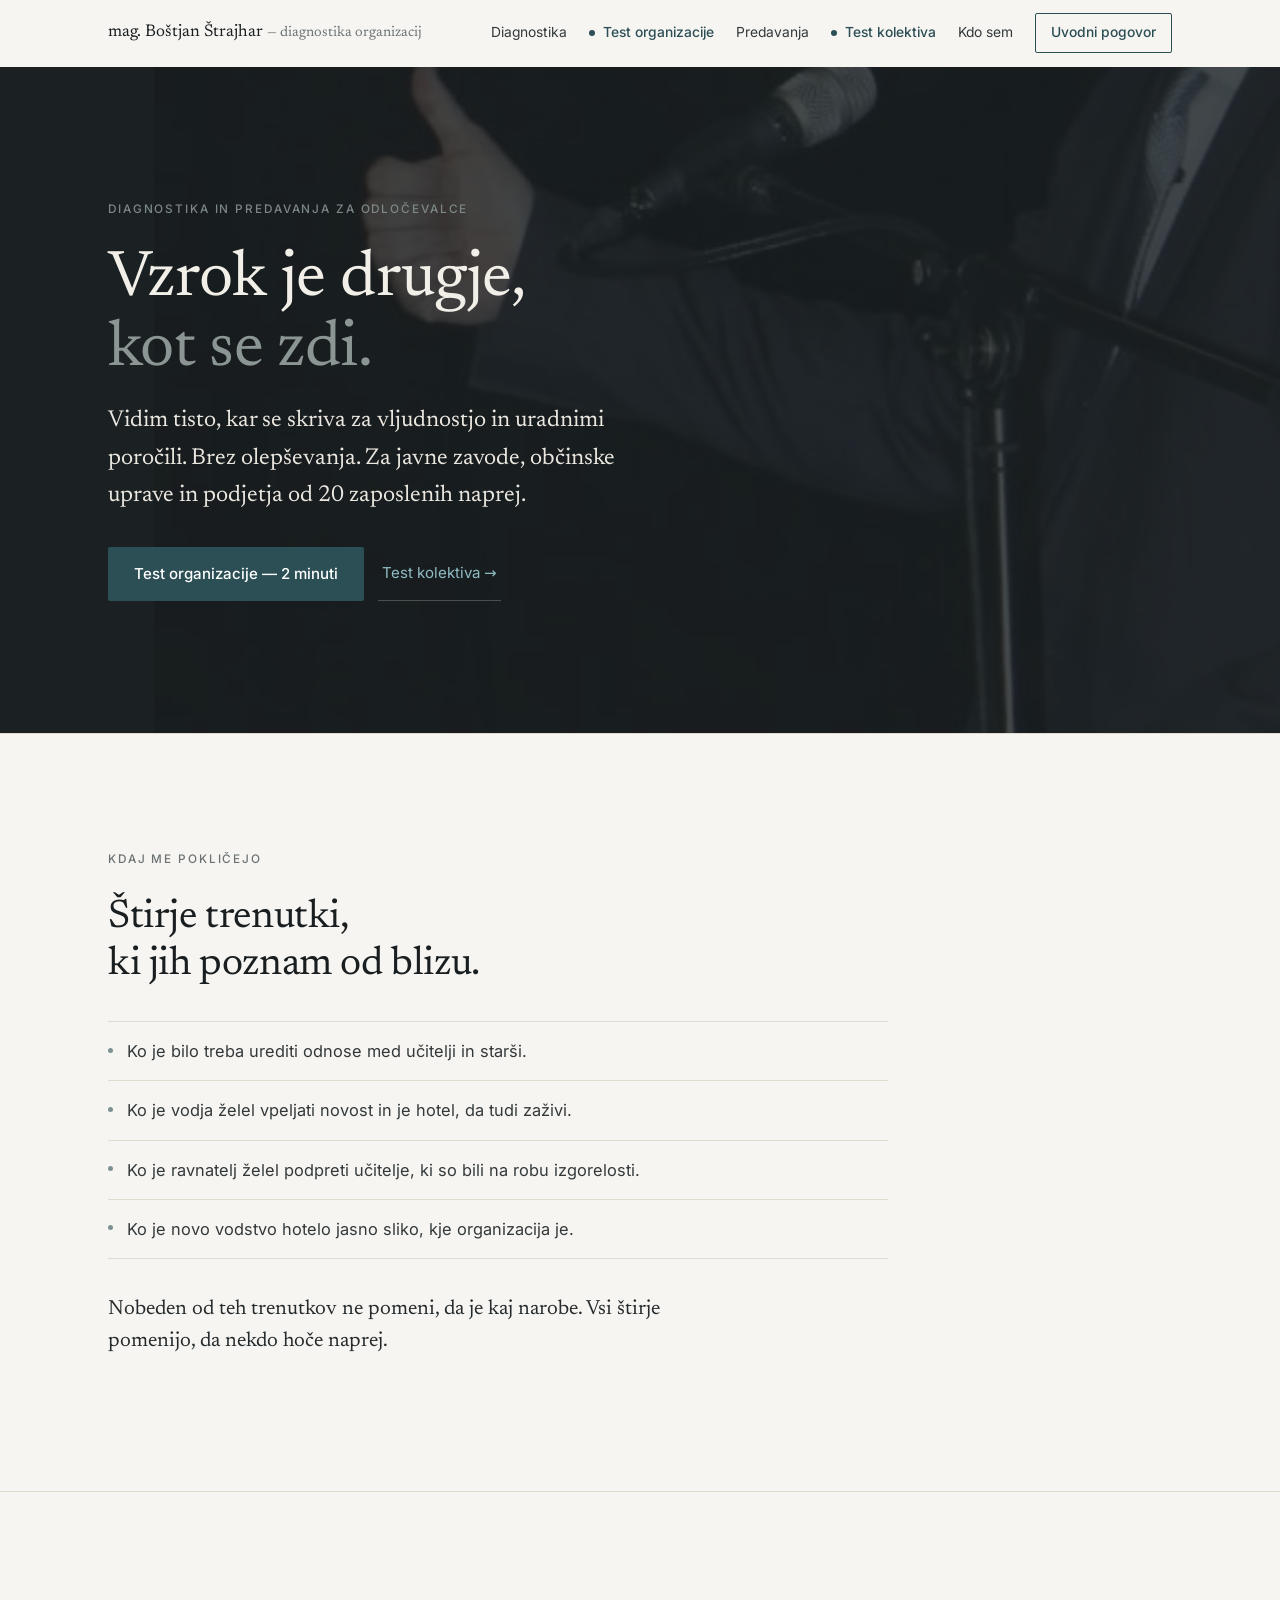
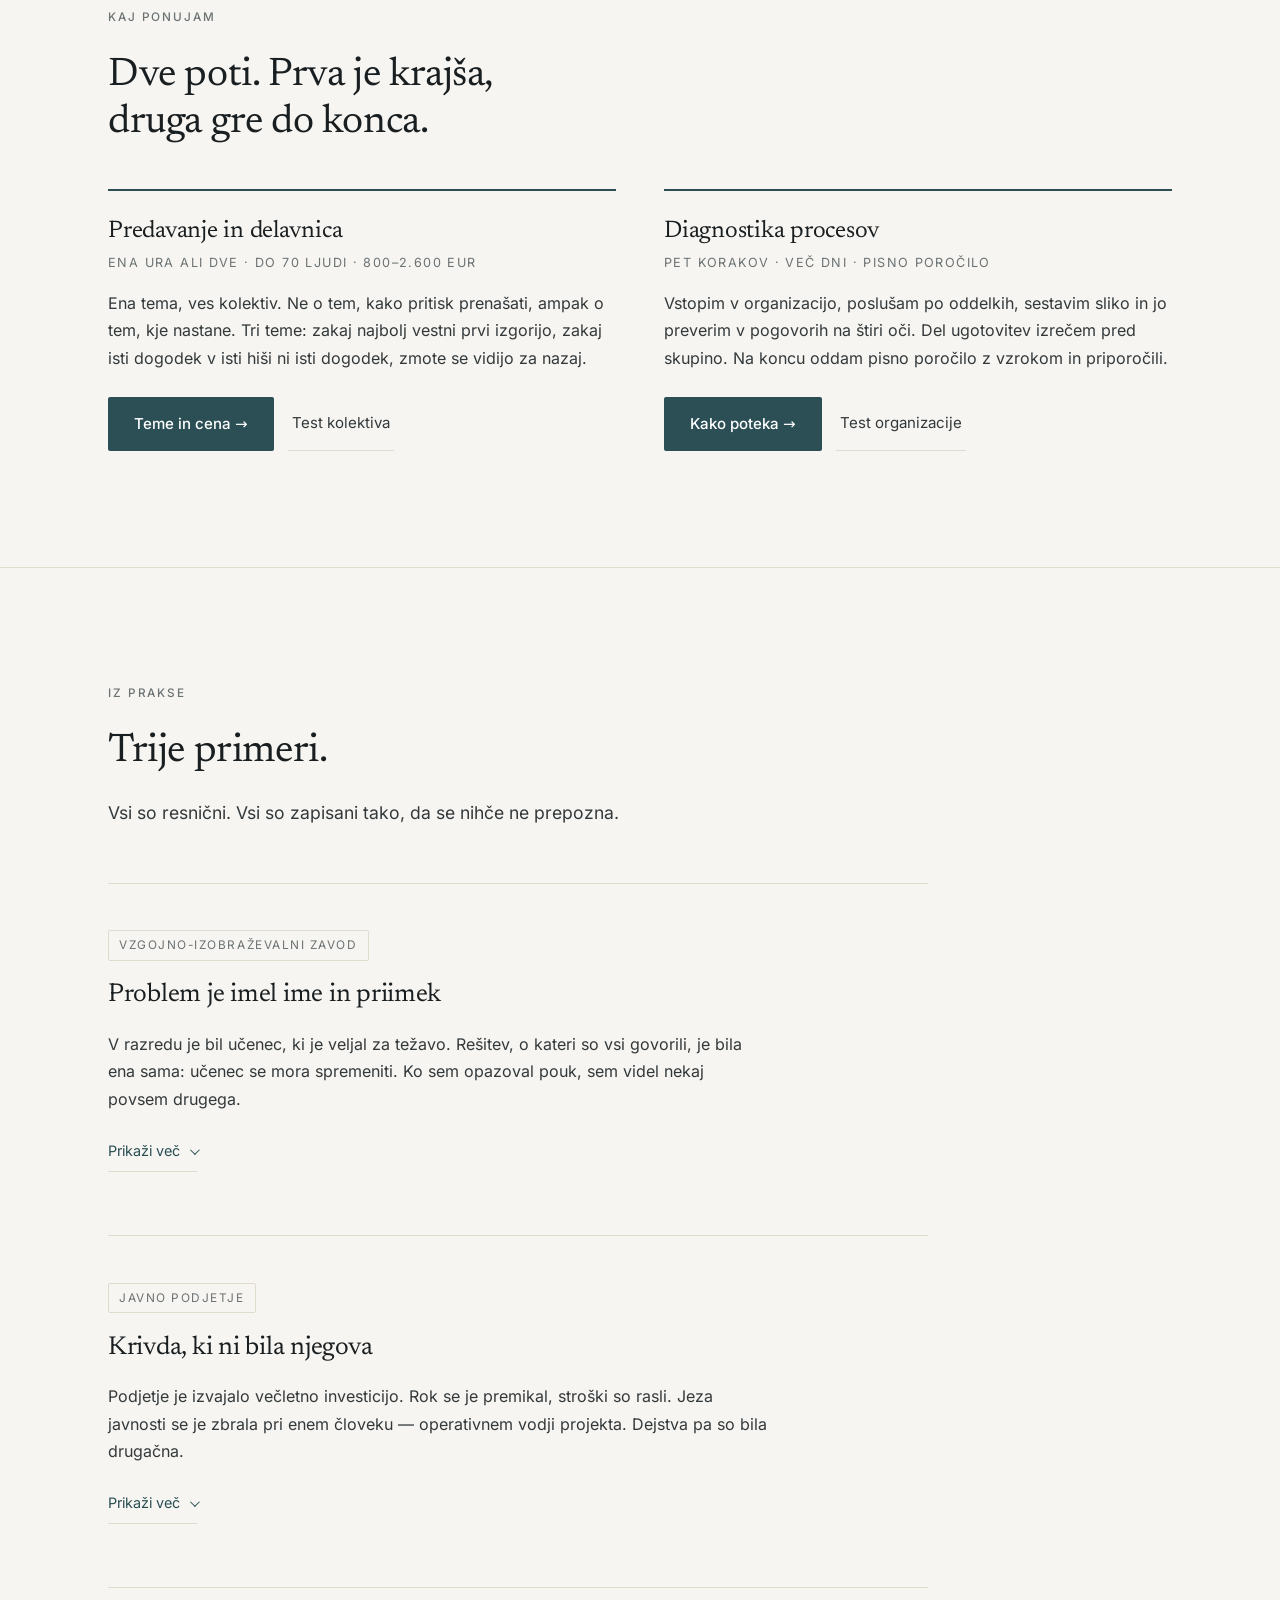
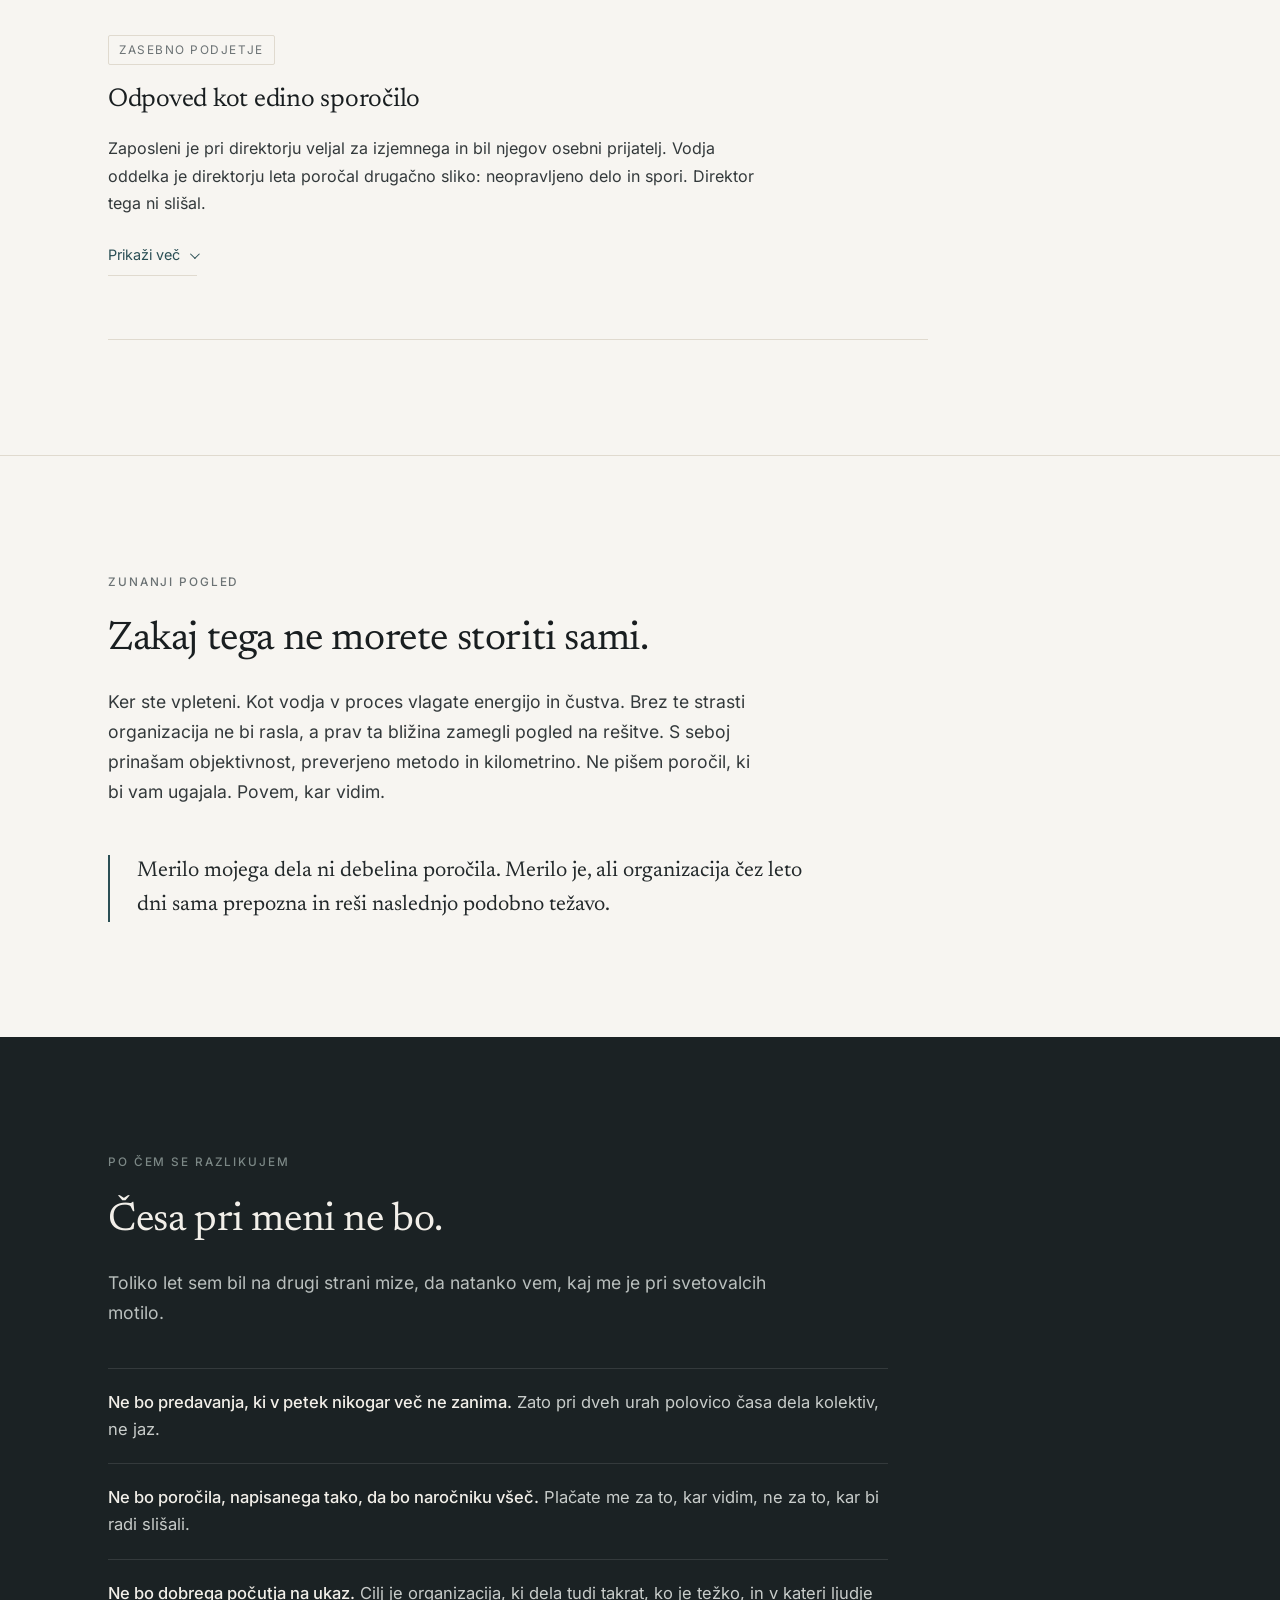
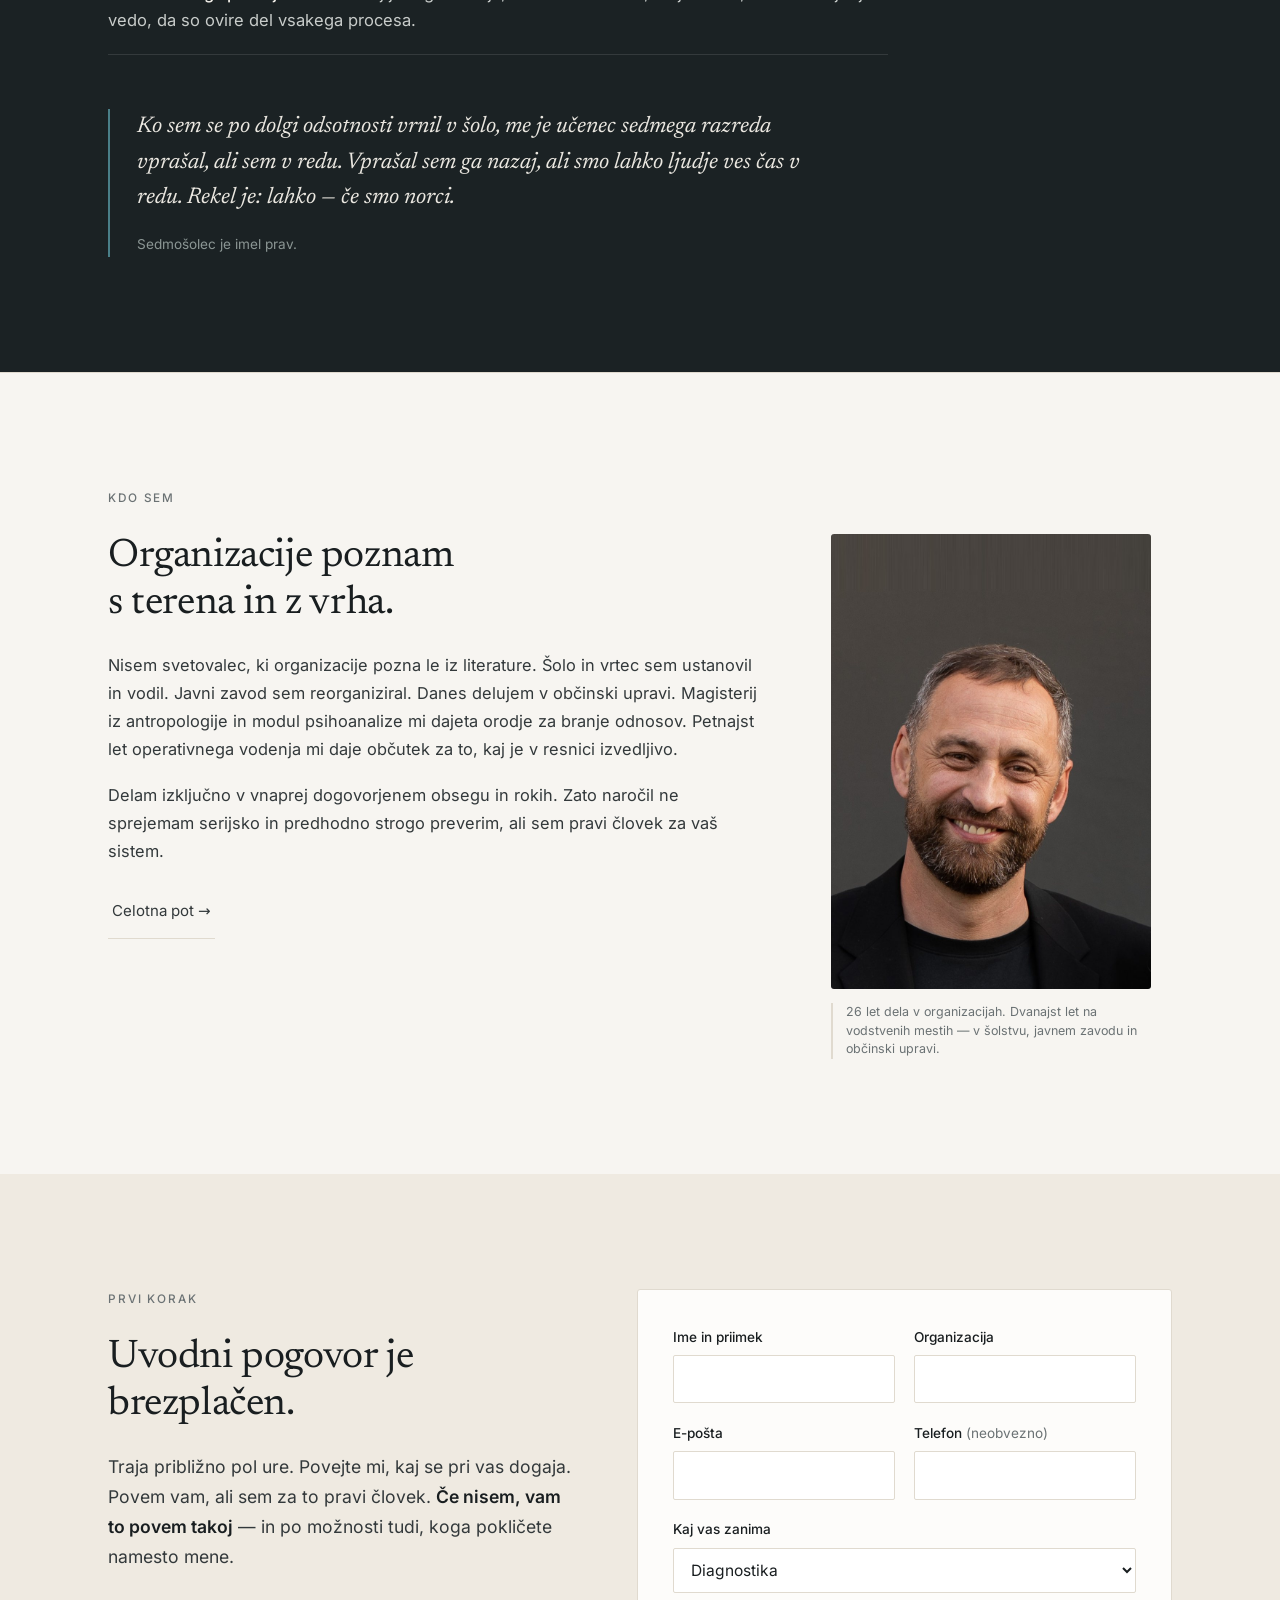
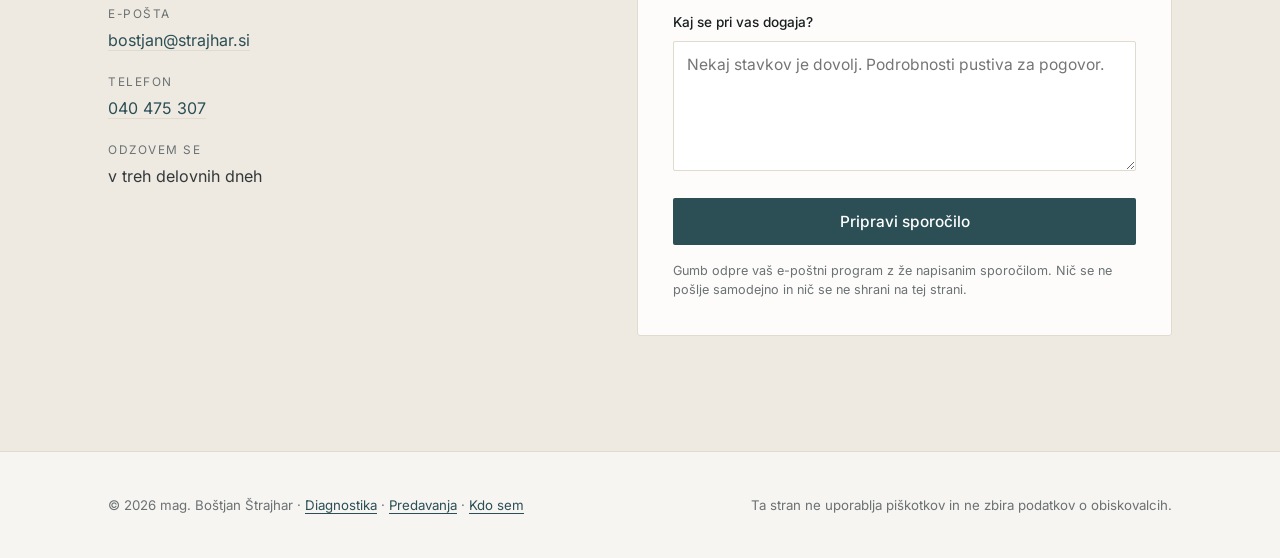
<file: index.html>
<!DOCTYPE html>
<html lang="sl">
<head>
<meta charset="utf-8">
<meta name="viewport" content="width=device-width, initial-scale=1">
<title>mag. Boštjan Štrajhar — diagnostika organizacij in predavanja za kolektive</title>
<meta name="description" content="Dve uri s kolektivom ali diagnostika celotne organizacije. Za javne zavode, občinske uprave in podjetja. Začnite s testom — dve minuti.">
<meta name="author" content="mag. Boštjan Štrajhar">
<link rel="canonical" href="https://bostjanstrajhar-ops.github.io/">
<meta property="og:type" content="website">
<meta property="og:locale" content="sl_SI">
<meta property="og:url" content="https://bostjanstrajhar-ops.github.io/">
<meta property="og:site_name" content="mag. Boštjan Štrajhar">
<meta property="og:title" content="mag. Boštjan Štrajhar — diagnostika organizacij in predavanja za kolektive">
<meta property="og:description" content="Dve uri s kolektivom ali diagnostika celotne organizacije. Za javne zavode, občinske uprave in podjetja. Začnite s testom — dve minuti.">
<meta name="theme-color" content="#f7f5f1">
<link rel="icon" href="data:image/svg+xml,%3Csvg xmlns='http://www.w3.org/2000/svg' viewBox='0 0 32 32'%3E%3Crect width='32' height='32' fill='%23f7f5f1'/%3E%3Ccircle cx='16' cy='16' r='9' fill='none' stroke='%232b4f55' stroke-width='1.6'/%3E%3Ccircle cx='16' cy='16' r='2.6' fill='%232b4f55'/%3E%3C/svg%3E">
<link rel="stylesheet" href="slog.css">
<style>
/* Slog te strani. Skupni slog je v slog.css. */
/* ---------- hero z videom v ozadju ----------
   Posnetek je tih, v zanki in brez upravljalnikov. Nad njim je ravna temna
   prevleka (ne preliv), da besedilo ohrani polni kontrast na vsaki sličici.
   --kader-zamik in --kader-povecava premakneta kader v desno, da obraz ni pod
   naslovom. Če boste kdaj zamenjali posnetek, popravite samo ti dve vrednosti.
   Imeni se morata razlikovati od --sirina iz slog.css: to je širina vsebine
   (1120px) in če jo tu prepišemo, se uvod ne poravna s preostalo stranjo. */
.hero{
  --kader-zamik:12%;
  --kader-povecava:135%;
  position:relative;border-top:0;padding:0;
  min-height:clamp(430px,74vh,720px);
  display:flex;align-items:center;
  background:var(--temno);overflow:hidden;
}
.hero-film{
  position:absolute;top:0;left:var(--kader-zamik);
  width:var(--kader-povecava);height:100%;
  object-fit:cover;filter:saturate(.72);
}
.hero-prevleka{position:absolute;inset:0;background:rgba(27,34,36,.82)}
.hero .ovoj{position:relative;width:100%;padding-top:clamp(3.5rem,8vw,6rem);padding-bottom:clamp(3.5rem,8vw,6rem)}
.hero-besedilo{max-width:min(52%,600px)}
.hero .oznaka{color:#7c8886}
.hero h1{color:#f2efe9}
.hero h1 .tiho{color:#8b9694}
.hero .uvod{color:#eae7e0;margin-bottom:2rem;max-width:none}
.hero .gumb-obris{color:#8fbdc4;border-bottom-color:rgba(255,255,255,.22)}
.hero .gumb-obris:hover{color:#f2efe9;border-bottom-color:#8fbdc4}
/* Na ozkih zaslonih kader ne premikamo — prevleka sama poskrbi za berljivost. */
@media(max-width:900px){
  .hero{--kader-zamik:0%;--kader-povecava:100%}
  .hero-besedilo{max-width:none}
}
@media(prefers-reduced-motion:reduce){
  .hero-film{display:none}
  .hero{background:var(--temno) url(predavanje.jpg) center/cover}
}

/* ---------- portret v razdelku Kdo sem ---------- */
.kdo-mreza{display:grid;grid-template-columns:1.35fr .7fr;gap:clamp(2rem,5vw,4rem);align-items:start}
.kdo-foto{margin:0}
.kdo-foto img{width:100%;max-width:320px;height:auto;display:block;border-radius:3px;filter:saturate(.93)}
.kdo-foto figcaption{
  font-size:.78rem;color:var(--tiho);margin-top:.85rem;line-height:1.5;max-width:320px;
  border-left:2px solid var(--crta);padding-left:.85rem;
}
@media(max-width:860px){
  .kdo-mreza{grid-template-columns:1fr;gap:2.4rem}
}

/* ---------- vabilo na test ---------- */
.sklepna{
  margin-top:2.2rem;font-family:"Newsreader",Georgia,serif;
  font-size:clamp(1.1rem,1.9vw,1.28rem);line-height:1.55;color:#252b2d;max-width:46ch;
}
.vabilo{
  margin-top:3rem;max-width:860px;background:var(--papir-topel);
  border-radius:3px;padding:clamp(1.7rem,3.5vw,2.4rem);
  display:grid;grid-template-columns:1fr auto;gap:clamp(1.4rem,3vw,2.6rem);align-items:center;
}
.vabilo h3{
  font-family:"Newsreader",Georgia,serif;font-size:1.5rem;font-weight:400;margin-bottom:.7rem;
}
.vabilo p{margin-bottom:.7rem;font-size:1rem}
.vabilo p:last-child{margin-bottom:0}
.vabilo .gumb{white-space:nowrap}
@media(max-width:700px){
  .vabilo{grid-template-columns:1fr;align-items:stretch}
  .vabilo .gumb{text-align:center}
}

/* ---------- metoda ---------- */
.koraki{margin-top:3rem;counter-reset:k}
.korak{
  display:grid;grid-template-columns:96px 1fr;gap:clamp(1rem,3vw,2.6rem);
  padding:2.1rem 0;border-top:1px solid var(--crta);
}
.korak:last-of-type{border-bottom:1px solid var(--crta)}
.korak-st{
  font-family:"Newsreader",Georgia,serif;font-size:2.5rem;line-height:1;
  color:var(--poudarek);opacity:.42;font-weight:300;padding-top:.1rem;
}
.korak p{margin-bottom:0}
.korak-op{
  margin-top:2.2rem;padding:1.5rem 1.7rem;background:var(--papir-topel);
  border-radius:3px;max-width:760px;
}
.korak-op p{margin:0;font-size:.97rem}
.pod-koraki{margin-top:3rem;max-width:700px}
.pod-koraki h3{
  font-family:"Newsreader",Georgia,serif;font-size:1.4rem;font-weight:400;margin-bottom:.9rem;
}
.merilo{
  margin-top:3rem;max-width:720px;border-left:2px solid var(--poudarek);padding-left:1.7rem;
}
.merilo p{
  margin:0;font-family:"Newsreader",Georgia,serif;
  font-size:clamp(1.12rem,2vw,1.34rem);line-height:1.55;color:#22282a;max-width:none;
}
@media(max-width:620px){
  .korak{grid-template-columns:1fr;gap:.5rem}
  .korak-st{font-size:1.6rem}
}

/* ---------- primeri ---------- */
.primeri{margin-top:3.4rem;max-width:820px}
.primer{padding:2.8rem 0;border-top:1px solid var(--crta)}
.primer:last-child{border-bottom:1px solid var(--crta)}
.primer h3{font-family:"Newsreader",Georgia,serif;font-size:1.62rem;font-weight:400;margin-bottom:1.1rem}
.primer p{font-size:1rem;max-width:66ch}
.primer .kdo{
  display:inline-block;font-size:.74rem;letter-spacing:.13em;text-transform:uppercase;
  color:var(--tiho);border:1px solid var(--crta);padding:4px 10px;border-radius:2px;margin-bottom:1.1rem;
}
.primer .zakljucek{
  border-left:2px solid var(--poudarek);padding-left:1.4rem;margin-top:1.7rem;
  font-family:"Newsreader",Georgia,serif;font-size:1.12rem;line-height:1.6;color:#252b2d;
}

/* ---------- temni razdelek ---------- */
.temno{background:var(--temno);color:#c8ccca;border-top:0}
.temno h2,.temno h3{color:#f2efe9}
.temno .oznaka{color:#7c8886}
.temno a{color:#8fbdc4}
.ne-bo{list-style:none;padding:0;margin:2.5rem 0 0;max-width:780px}
.ne-bo li{
  padding:1.25rem 0;border-bottom:1px solid rgba(255,255,255,.11);
  font-size:1.03rem;line-height:1.65;
}
.ne-bo li:first-child{border-top:1px solid rgba(255,255,255,.11)}
.ne-bo b{color:#f2efe9;font-weight:500}
.zbode{margin-top:3.4rem;max-width:700px}
.zbode h3{
  font-family:"Newsreader",Georgia,serif;font-size:1.5rem;font-weight:400;
  color:#f2efe9;margin-bottom:1rem;
}
.zbode p{color:#c3c8c6;max-width:none}
.navedek{
  margin:3.4rem 0 0;max-width:700px;border-left:2px solid var(--poudarek-svetel);padding-left:1.7rem;
}
.navedek p{
  font-family:"Newsreader",Georgia,serif;font-style:italic;font-size:clamp(1.16rem,2.3vw,1.42rem);
  line-height:1.55;color:#eae7e0;max-width:none;
}
.navedek footer{font-size:.85rem;color:#8b9694;font-style:normal}
.temno .sklep{margin-top:2.8rem;max-width:640px;color:#b9bfbd}

/* ---------- za javne naročnike ---------- */
.javni{background:var(--papir-topel);border-top:0}
.javni-seznam{list-style:none;padding:0;margin:2.6rem 0 0;max-width:820px}
.javni-seznam li{
  padding:1.35rem 0;border-bottom:1px solid #ddd5c8;font-size:1rem;line-height:1.68;
}
.javni-seznam li:first-child{border-top:1px solid #ddd5c8}
.javni-seznam b{display:block;color:var(--crnilo);font-weight:600;margin-bottom:.15rem}
.javni-sklep{
  margin-top:2.8rem;max-width:700px;border-left:2px solid var(--poudarek);padding-left:1.7rem;
}
.javni-sklep p{font-size:1rem}
.javni-sklep p:last-child{margin-bottom:0}

/* ---------- kdo sem ---------- */
.bio-mreza{display:grid;grid-template-columns:.9fr 1.35fr;gap:clamp(2rem,5vw,4.5rem);align-items:start}
.bio-foto img{width:100%;max-width:250px;height:auto;border-radius:50%;display:block}
.bio-foto p{font-size:.83rem;color:var(--tiho);margin-top:1.3rem;max-width:250px;line-height:1.6}
.pot{margin:2.6rem 0 0}
.pot-blok{padding:1.9rem 0;border-top:1px solid var(--crta)}
.pot-blok:last-child{border-bottom:1px solid var(--crta)}
.pot-blok h3{
  font-family:"Newsreader",Georgia,serif;font-size:1.34rem;font-weight:400;margin-bottom:.85rem;
}
.pot-blok p{font-size:1rem;max-width:64ch}
.pot-blok p:last-child{margin-bottom:0}
@media(max-width:860px){
  .bio-mreza{grid-template-columns:1fr;gap:2.4rem}
}

/* ---------- kontakt ---------- */
.kontakt{background:var(--papir-topel);border-top:0}
.kontakt-mreza{display:grid;grid-template-columns:1fr 1.15fr;gap:clamp(2rem,5vw,4.5rem);align-items:start}
.podatki{list-style:none;padding:0;margin:2rem 0 0}
.podatki li{margin-bottom:1.1rem;font-size:1rem}
.podatki .oznaka-mala{display:block;font-size:.74rem;letter-spacing:.13em;text-transform:uppercase;color:var(--tiho);margin-bottom:.15rem}
.podatki a{text-decoration:none;border-bottom:1px solid var(--crta)}
.podatki a:hover{border-bottom-color:var(--poudarek)}

form{background:#fdfcfa;border:1px solid var(--crta);border-radius:3px;padding:clamp(1.5rem,3vw,2.2rem)}
.polje{margin-bottom:1.15rem}
.polje label{display:block;font-size:.85rem;font-weight:500;color:var(--crnilo);margin-bottom:.4rem}
.polje select{
  width:100%;font-family:inherit;font-size:.97rem;color:var(--crnilo);
  background:#fff;border:1px solid var(--crta);border-radius:2px;padding:11px 13px;line-height:1.55;
}
.polje select:focus{border-color:var(--poudarek);outline:none;box-shadow:0 0 0 3px rgba(43,79,85,.1)}

/* Daljše zgodbe so zvite; obiskovalec jih razpre sam. Brez skripte — <details>. */
.vec{margin:.2rem 0 1.15rem;max-width:var(--besedilo)}
.vec > summary{
  list-style:none;cursor:pointer;display:inline-flex;align-items:center;gap:.6rem;
  color:var(--poudarek);font-size:.9rem;padding:7px 0;
  border-bottom:1px solid var(--crta);width:auto;
}
.vec > summary::-webkit-details-marker{display:none}
.vec > summary::after{
  content:"";width:6px;height:6px;flex:none;
  border-right:1.5px solid currentColor;border-bottom:1.5px solid currentColor;
  transform:rotate(45deg) translateY(-2px);transition:transform .2s;
}
.vec[open] > summary::after{transform:rotate(-135deg) translateY(1px)}
.vec > summary:hover{color:var(--crnilo);border-bottom-color:var(--poudarek)}
.vec > summary:focus-visible{outline:2px solid var(--poudarek);outline-offset:3px}
.vec .zapri{display:none}
.vec[open] .odpri{display:none}
.vec[open] .zapri{display:inline}
.vec-vsebina{padding-top:1.3rem}
.vec-vsebina > :last-child{margin-bottom:0}
@media(max-width:620px){.vec > summary{padding:11px 0;font-size:.95rem}}

/* Kratke teme v razdelku o predavanjih. */
.teme-kratko{list-style:none;padding:0;margin:2.4rem 0 0;max-width:820px}
.teme-kratko li{padding:1.3rem 0;border-bottom:1px solid var(--crta);font-size:1rem;line-height:1.68}
.teme-kratko li:first-child{border-top:1px solid var(--crta)}
.teme-kratko b{display:block;color:var(--crnilo);font-weight:600;margin-bottom:.15rem}
.polje input,.polje textarea{
  width:100%;font-family:inherit;font-size:.97rem;color:var(--crnilo);
  background:#fff;border:1px solid var(--crta);border-radius:2px;padding:11px 13px;line-height:1.55;
}
.polje input:focus,.polje textarea:focus{border-color:var(--poudarek);outline:none;box-shadow:0 0 0 3px rgba(43,79,85,.1)}
.polje textarea{resize:vertical;min-height:130px}
.dvojno{display:grid;grid-template-columns:1fr 1fr;gap:1.15rem}
form button{
  width:100%;background:var(--poudarek);color:#fff;border:0;border-radius:2px;
  padding:14px 20px;font-family:inherit;font-size:.96rem;font-weight:500;cursor:pointer;transition:background .2s;
}
form button:hover{background:var(--crnilo)}
.drobno{font-size:.79rem;color:var(--tiho);line-height:1.55;margin:.95rem 0 0}
/* Rezerva, kadar brskalnik nima nastavljenega poštnega programa. */
.rezerva{margin-top:1.4rem;padding-top:1.4rem;border-top:1px solid var(--crta)}
.rezerva p{font-size:.88rem;line-height:1.6;margin-bottom:.8rem;max-width:none}
.rezerva textarea{
  width:100%;font-family:inherit;font-size:.85rem;line-height:1.55;color:var(--tekst);
  background:var(--papir);border:1px solid var(--crta);border-radius:2px;padding:11px 13px;resize:vertical;
}
.kopiraj{
  margin-top:.7rem;width:auto;background:none;border:1px solid var(--crta);color:var(--tekst);
  padding:9px 16px;border-radius:2px;font-family:inherit;font-size:.87rem;cursor:pointer;
}
.kopiraj:hover{border-color:var(--poudarek);color:var(--poudarek);background:none}
@media(max-width:820px){.kontakt-mreza,.dvojno{grid-template-columns:1fr}}
/* 16px prepreči, da iOS ob dotiku na izbirnik poveča stran (enako kot za input v slog.css). */
@media(max-width:620px){.polje select{padding:13px 14px;font-size:16px}}


/* ---------- položaji, v katerih me pokličejo ---------- */
.polozaji{list-style:none;padding:0;margin:2rem 0 0;max-width:780px}
.polozaji li{padding:1rem 0;border-bottom:1px solid var(--crta);font-size:1.02rem;line-height:1.6}
.polozaji li:first-child{border-top:1px solid var(--crta)}
.polozaji li::before{content:"";display:inline-block;width:5px;height:5px;border-radius:50%;
  background:var(--poudarek);margin:0 .85rem .28rem 0;opacity:.6}

/* ---------- dve poti ---------- */
.poti{display:grid;grid-template-columns:1fr 1fr;gap:clamp(1.6rem,4vw,3rem);margin-top:2.6rem}
.pot-kartica{border-top:2px solid var(--poudarek);padding-top:1.5rem;display:flex;flex-direction:column}
.pot-kartica h3{font-family:"Newsreader",Georgia,serif;font-size:1.5rem;font-weight:400;margin-bottom:.3rem}
.pot-kartica .meta{font-size:.79rem;letter-spacing:.11em;text-transform:uppercase;color:var(--tiho);margin-bottom:1rem}
.pot-kartica p{font-size:1rem;margin-bottom:1.1rem}
.pot-kartica .gumbi{margin-top:auto;padding-top:.4rem}
@media(max-width:760px){.poti{grid-template-columns:1fr;gap:2.4rem}}

/* ---------- kratek življenjepis na razdelilniku ---------- */
.kdo-kratko{max-width:720px}
.kdo-kratko p{font-size:1.02rem}

</style>
</head>
<body>
<a class="skip" href="#vsebina">Preskoči na vsebino</a>

<header class="glava" id="glava">
  <div class="ovoj">
    <a class="logo" href="index.html">mag. Boštjan Štrajhar <span>— diagnostika organizacij</span></a>
    <button class="meni-gumb" id="meni-gumb" type="button"
            aria-expanded="false" aria-controls="meni" aria-label="Odpri meni">
      <svg width="26" height="18" viewBox="0 0 26 18" fill="none" aria-hidden="true">
        <path class="crta c1" d="M1 1h24"/>
        <path class="crta c2" d="M1 9h24"/>
        <path class="crta c3" d="M1 17h24"/>
      </svg>
    </button>
    <nav class="meni" id="meni" aria-label="Glavni meni">
      <a href="diagnostika.html">Diagnostika</a>
      <a class="meni-test" href="test.html"><span class="kratko">Test organizacije</span><span class="dolgo">Test organizacijske realnosti</span></a>
      <a href="predavanja.html">Predavanja</a>
      <a class="meni-test" href="test-predavanja.html"><span class="kratko">Test kolektiva</span><span class="dolgo">Kaj bi vaš kolektiv slišal</span></a>
      <a href="pot.html">Kdo sem</a>
      <a class="gumb-mali" href="#kontakt">Uvodni pogovor</a>
    </nav>
  </div>
</header>

<main id="vsebina">

<!-- ============ UVOD ============ -->
<section class="hero">
  <video class="hero-film" autoplay muted loop playsinline preload="metadata"
         poster="predavanje.jpg" aria-hidden="true" tabindex="-1">
    <source src="hero.mp4" type="video/mp4">
  </video>
  <div class="hero-prevleka" aria-hidden="true"></div>
  <div class="ovoj">
    <div class="hero-besedilo">
      <span class="oznaka">Diagnostika in predavanja za odločevalce</span>
      <h1>Vzrok je drugje,<br><span class="tiho">kot se zdi.</span></h1>
      <p class="uvod">Vidim tisto, kar se skriva za vljudnostjo in uradnimi poročili. Brez olepševanja. Za javne zavode, občinske uprave in podjetja od 20 zaposlenih naprej.</p>
      <div class="gumbi">
        <a class="gumb" href="test.html">Test organizacije — 2 minuti</a>
        <a class="gumb-obris" href="test-predavanja.html">Test kolektiva →</a>
      </div>
    </div>
  </div>
</section>

<!-- ============ KDAJ ME POKLIČEJO ============ -->
<section id="kdaj">
  <div class="ovoj">
    <span class="oznaka">Kdaj me pokličejo</span>
    <h2>Štirje trenutki,<br>ki jih poznam od blizu.</h2>
    <ul class="polozaji">
      <li>Ko je bilo treba urediti odnose med učitelji in starši.</li>
      <li>Ko je vodja želel vpeljati novost in je hotel, da tudi zaživi.</li>
      <li>Ko je ravnatelj želel podpreti učitelje, ki so bili na robu izgorelosti.</li>
      <li>Ko je novo vodstvo hotelo jasno sliko, kje organizacija je.</li>
    </ul>
    <p class="sklepna">Nobeden od teh trenutkov ne pomeni, da je kaj narobe. Vsi štirje pomenijo, da nekdo hoče naprej.</p>
  </div>
</section>

<!-- ============ DVE POTI ============ -->
<section id="poti">
  <div class="ovoj">
    <span class="oznaka">Kaj ponujam</span>
    <h2>Dve poti. Prva je krajša,<br>druga gre do konca.</h2>

    <div class="poti">
      <div class="pot-kartica">
        <h3>Predavanje in delavnica</h3>
        <p class="meta">Ena ura ali dve · do 70 ljudi · 800–2.600 EUR</p>
        <p>Ena tema, ves kolektiv. Ne o tem, kako pritisk prenašati, ampak o tem, kje nastane. Tri teme: zakaj najbolj vestni prvi izgorijo, zakaj isti dogodek v isti hiši ni isti dogodek, zmote se vidijo za nazaj.</p>
        <div class="gumbi">
          <a class="gumb" href="predavanja.html">Teme in cena →</a>
          <a class="gumb-obris" href="test-predavanja.html">Test kolektiva</a>
        </div>
      </div>

      <div class="pot-kartica">
        <h3>Diagnostika procesov</h3>
        <p class="meta">Pet korakov · več dni · pisno poročilo</p>
        <p>Vstopim v organizacijo, poslušam po oddelkih, sestavim sliko in jo preverim v pogovorih na štiri oči. Del ugotovitev izrečem pred skupino. Na koncu oddam pisno poročilo z vzrokom in priporočili.</p>
        <div class="gumbi">
          <a class="gumb" href="diagnostika.html">Kako poteka →</a>
          <a class="gumb-obris" href="test.html">Test organizacije</a>
        </div>
      </div>
    </div>
  </div>
</section>

<!-- ============ IZ PRAKSE ============ -->
<section id="praksa">
  <div class="ovoj">
    <span class="oznaka">Iz prakse</span>
    <h2>Trije primeri.</h2>
    <p>Vsi so resnični. Vsi so zapisani tako, da se nihče ne prepozna.</p>

    <div class="primeri">

      <article class="primer">
        <span class="kdo">Vzgojno-izobraževalni zavod</span>
        <h3>Problem je imel ime in priimek</h3>
        <p>V razredu je bil učenec, ki je veljal za težavo. Rešitev, o kateri so vsi govorili, je bila ena sama: učenec se mora spremeniti. Ko sem opazoval pouk, sem videl nekaj povsem drugega.</p>
        <details class="vec">
          <summary><span class="odpri">Prikaži več</span><span class="zapri">Prikaži manj</span></summary>
          <div class="vec-vsebina">
            <p>Učitelj je imel do tega otroka antipatijo. Ne zlonamerno. Čisto človeško. A dokler si tega ni priznal, ni imel v rokah ničesar, kar bi lahko spremenil pri sebi. Vso spremembo je bilo torej treba naložiti otroku. Isti otrok je pri drugem učitelju deloval bistveno bolje.</p>
            <p class="zakljucek">Simpatija in antipatija delujeta v vsaki hiši. Vpletena dva pogosto mislita, da tega nihče ne opazi. Opazijo vsi drugi. V podjetju se to pokaže drugače: formalno je vse v redu, v resnici pa organizacija plačuje odnos, o katerem se ne govori.</p>
          </div>
        </details>
      </article>

      <article class="primer">
        <span class="kdo">Javno podjetje</span>
        <h3>Krivda, ki ni bila njegova</h3>
        <p>Podjetje je izvajalo večletno investicijo. Rok se je premikal, stroški so rasli. Jeza javnosti se je zbrala pri enem človeku — operativnem vodji projekta. Dejstva pa so bila drugačna.</p>
        <details class="vec">
          <summary><span class="odpri">Prikaži več</span><span class="zapri">Prikaži manj</span></summary>
          <div class="vec-vsebina">
            <p>Projekt se je začel pod prejšnjim vodstvom. Delo je bilo oddano po najnižji ceni, ki v gradbeništvu nikoli ni končna. Napaka ni bila njegova, napaka je bila v merilu izbire, postavljenem, preden je prevzel projekt.</p>
            <p class="zakljucek">Zanimivo vprašanje ni bilo, kdo je kriv. Zanimivo je bilo, zakaj je ta človek krivdo vzel nase. Kadar odgovornost ni jasno razdeljena, jo prevzamejo najbolj vestni. Ti prvi izgorijo ali odidejo — organizacija pa to razume kot njihovo osebno šibkost.</p>
          </div>
        </details>
      </article>

      <article class="primer">
        <span class="kdo">Zasebno podjetje</span>
        <h3>Odpoved kot edino sporočilo</h3>
        <p>Zaposleni je pri direktorju veljal za izjemnega in bil njegov osebni prijatelj. Vodja oddelka je direktorju leta poročal drugačno sliko: neopravljeno delo in spori. Direktor tega ni slišal.</p>
        <details class="vec">
          <summary><span class="odpri">Prikaži več</span><span class="zapri">Prikaži manj</span></summary>
          <div class="vec-vsebina">
            <p>Nekega dne je zaposleni prinesel odpoved z razlogom, da se želi preizkusiti drugje. Direktor je še isti dan naročil, naj se mu dvigne plača.</p>
            <p class="zakljucek">Odpoved je bila edino sporočilo, ki je prišlo skozi. Vsa prejšnja so hodila po zaprti poti — od vodje, ki mu direktor ni bil prijatelj. Vodja oddelka je odšel h konkurenci. Zaposleni je vseeno odšel. Direktor je ostal z dražjo plačno lestvico in brez obeh. Informacije v hiši ne potujejo po organigramu, temveč po tem, komu vodstvo verjame.</p>
          </div>
        </details>
      </article>

    </div>
  </div>
</section>

<!-- ============ ZAKAJ NE GRE SAM ============ -->
<section id="sami">
  <div class="ovoj">
    <span class="oznaka">Zunanji pogled</span>
    <h2>Zakaj tega ne morete storiti sami.</h2>
    <p>Ker ste vpleteni. Kot vodja v proces vlagate energijo in čustva. Brez te strasti organizacija ne bi rasla, a prav ta bližina zamegli pogled na rešitve. S seboj prinašam objektivnost, preverjeno metodo in kilometrino. Ne pišem poročil, ki bi vam ugajala. Povem, kar vidim.</p>
    <div class="merilo">
      <p>Merilo mojega dela ni debelina poročila. Merilo je, ali organizacija čez leto dni sama prepozna in reši naslednjo podobno težavo.</p>
    </div>
  </div>
</section>

<!-- ============ ČESA NE BO ============ -->
<section class="temno" id="drugace">
  <div class="ovoj">
    <span class="oznaka">Po čem se razlikujem</span>
    <h2>Česa pri meni ne bo.</h2>
    <p style="color:#b9bfbd">Toliko let sem bil na drugi strani mize, da natanko vem, kaj me je pri svetovalcih motilo.</p>

    <ul class="ne-bo">
      <li><b>Ne bo predavanja, ki v petek nikogar več ne zanima.</b> Zato pri dveh urah polovico časa dela kolektiv, ne jaz.</li>
      <li><b>Ne bo poročila, napisanega tako, da bo naročniku všeč.</b> Plačate me za to, kar vidim, ne za to, kar bi radi slišali.</li>
      <li><b>Ne bo dobrega počutja na ukaz.</b> Cilj je organizacija, ki dela tudi takrat, ko je težko, in v kateri ljudje vedo, da so ovire del vsakega procesa.</li>
    </ul>

    <blockquote class="navedek">
      <p>Ko sem se po dolgi odsotnosti vrnil v šolo, me je učenec sedmega razreda vprašal, ali sem v redu. Vprašal sem ga nazaj, ali smo lahko ljudje ves čas v redu. Rekel je: lahko — če smo norci.</p>
      <footer>Sedmošolec je imel prav.</footer>
    </blockquote>
  </div>
</section>

<!-- ============ KDO SEM ============ -->
<section id="kdo">
  <div class="ovoj">
    <span class="oznaka">Kdo sem</span>
    <div class="kdo-mreza">
      <div>
        <h2>Organizacije poznam<br>s terena in z vrha.</h2>
        <div class="kdo-kratko">
          <p>Nisem svetovalec, ki organizacije pozna le iz literature. Šolo in vrtec sem ustanovil in vodil. Javni zavod sem reorganiziral. Danes delujem v občinski upravi. Magisterij iz antropologije in modul psihoanalize mi dajeta orodje za branje odnosov. Petnajst let operativnega vodenja mi daje občutek za to, kaj je v resnici izvedljivo.</p>
          <p>Delam izključno v vnaprej dogovorjenem obsegu in rokih. Zato naročil ne sprejemam serijsko in predhodno strogo preverim, ali sem pravi človek za vaš sistem.</p>
          <div class="gumbi">
            <a class="gumb-obris" href="pot.html">Celotna pot →</a>
          </div>
        </div>
      </div>
      <figure class="kdo-foto">
        <img src="portret.jpg" alt="mag. Boštjan Štrajhar" width="880" height="1252" loading="lazy">
        <figcaption>26 let dela v organizacijah. Dvanajst let na vodstvenih mestih — v šolstvu, javnem zavodu in občinski upravi.</figcaption>
      </figure>
    </div>
  </div>
</section>

<!-- ============ KONTAKT ============ -->
<section class="kontakt" id="kontakt">
  <div class="ovoj">
    <div class="kontakt-mreza">
      <div>
        <span class="oznaka">Prvi korak</span>
        <h2>Uvodni pogovor je brezplačen.</h2>
        <p>Traja približno pol ure. Povejte mi, kaj se pri vas dogaja. Povem vam, ali sem za to pravi človek. <strong>Če nisem, vam to povem takoj</strong> — in po možnosti tudi, koga pokličete namesto mene.</p>

        <ul class="podatki">
          <li>
            <span class="oznaka-mala">E-pošta</span>
            <a href="mailto:bostjan@strajhar.si">bostjan@strajhar.si</a>
          </li>
          <li>
            <span class="oznaka-mala">Telefon</span>
            <a href="tel:+38640475307">040 475 307</a>
          </li>
          <li>
            <span class="oznaka-mala">Odzovem se</span>
            v treh delovnih dneh
          </li>
        </ul>
      </div>

      <form id="obrazec">
        <div class="dvojno">
          <div class="polje">
            <label for="ime">Ime in priimek</label>
            <input type="text" id="ime" name="ime" required autocomplete="name">
          </div>
          <div class="polje">
            <label for="org">Organizacija</label>
            <input type="text" id="org" name="org" autocomplete="organization">
          </div>
        </div>
        <div class="dvojno">
          <div class="polje">
            <label for="posta">E-pošta</label>
            <input type="email" id="posta" name="posta" required autocomplete="email">
          </div>
          <div class="polje">
            <label for="tel">Telefon <span style="color:var(--tiho);font-weight:400">(neobvezno)</span></label>
            <input type="tel" id="tel" name="tel" autocomplete="tel">
          </div>
        </div>
        <div class="polje">
          <label for="zanimanje">Kaj vas zanima</label>
          <select id="zanimanje" name="zanimanje">
            <option value="Diagnostika">Diagnostika</option>
            <option value="Predavanje ali delavnica">Predavanje ali delavnica</option>
            <option value="Ne vem še">Ne vem še</option>
          </select>
        </div>
        <div class="polje">
          <label for="sporocilo">Kaj se pri vas dogaja?</label>
          <textarea id="sporocilo" name="sporocilo" required placeholder="Nekaj stavkov je dovolj. Podrobnosti pustiva za pogovor."></textarea>
        </div>
        <button type="submit">Pripravi sporočilo</button>
        <p class="drobno">Gumb odpre vaš e-poštni program z že napisanim sporočilom. Nič se ne pošlje samodejno in nič se ne shrani na tej strani.</p>

        <div class="rezerva" id="rezerva" hidden>
          <p><strong>Se poštni program ni odprl?</strong> To se zgodi, kadar v brskalniku ni nastavljen. Besedilo je spodaj — kopirajte ga in pošljite na <a href="mailto:bostjan@strajhar.si">bostjan@strajhar.si</a> ali pa me pokličite na <a href="tel:+38640475307">040 475 307</a>.</p>
          <textarea id="rezerva-besedilo" rows="8" readonly aria-label="Pripravljeno besedilo sporočila"></textarea>
          <button type="button" class="kopiraj" id="kopiraj">Kopiraj besedilo</button>
        </div>
      </form>
    </div>
  </div>
</section>

</main>

<footer class="noga">
  <div class="ovoj">
    <p>© <span id="leto">2026</span> mag. Boštjan Štrajhar · <a href="diagnostika.html">Diagnostika</a> · <a href="predavanja.html">Predavanja</a> · <a href="pot.html">Kdo sem</a></p>
    <p>Ta stran ne uporablja piškotkov in ne zbira podatkov o obiskovalcih.</p>
  </div>
</footer>

<script>
(function () {
  "use strict";

  var leto = document.getElementById("leto");
  if (leto) leto.textContent = new Date().getFullYear();

  var glava = document.getElementById("glava");
  var zadnje = null;
  window.addEventListener("scroll", function () {
    var stanje = window.scrollY > 12;
    if (stanje !== zadnje) {
      glava.classList.toggle("oblita", stanje);
      zadnje = stanje;
    }
  }, { passive: true });

  var mGumb = document.getElementById("meni-gumb");
  var meni = document.getElementById("meni");
  if (mGumb && meni) {
    var preklopi = function (odpri) {
      mGumb.setAttribute("aria-expanded", odpri ? "true" : "false");
      mGumb.setAttribute("aria-label", odpri ? "Zapri meni" : "Odpri meni");
      meni.classList.toggle("odprt", odpri);
      document.body.classList.toggle("meni-odprt", odpri);
    };
    mGumb.addEventListener("click", function () {
      preklopi(mGumb.getAttribute("aria-expanded") !== "true");
    });
    meni.addEventListener("click", function (e) {
      if (e.target.tagName === "A") preklopi(false);
    });
    document.addEventListener("keydown", function (e) {
      if (e.key === "Escape" && mGumb.getAttribute("aria-expanded") === "true") {
        preklopi(false);
        mGumb.focus();
      }
    });
    window.addEventListener("resize", function () {
      if (window.innerWidth > 1080) preklopi(false);
    });
  }

  /* Posnetek v uvodu: kadar obiskovalec želi manj gibanja, ga ustavimo.
     Nekateri brskalniki samodejnega predvajanja ne dovolijo — takrat ostane
     vidna slika iz atributa poster, kar je enakovreden prikaz. */
  var film = document.querySelector(".hero-film");
  if (film) {
    var mir = window.matchMedia("(prefers-reduced-motion: reduce)");
    if (mir.matches) { film.removeAttribute("autoplay"); film.pause(); }
    var igraj = film.play();
    if (igraj && typeof igraj.catch === "function") { igraj.catch(function () {}); }
  }

  var NASLOV = "bostjan@strajhar.si";
  var obrazec = document.getElementById("obrazec");
  if (!obrazec) return;

  obrazec.addEventListener("submit", function (e) {
    e.preventDefault();
    var v = function (id) { return (document.getElementById(id).value || "").trim(); };

    var izbira = (document.getElementById("zanimanje") || {}).value || "Povpraševanje";
    var zadeva = izbira + (v("org") ? " — " + v("org") : "");
    var telo = [
      "Ime in priimek: " + v("ime"),
      "Organizacija: " + (v("org") || "—"),
      "E-pošta: " + v("posta"),
      "Telefon: " + (v("tel") || "—"),
      "Kaj vas zanima: " + izbira,
      "",
      "Kaj se dogaja:",
      v("sporocilo"),
      "",
      "—",
      "Poslano prek spletne strani."
    ].join("\r\n");

    var povezava = "mailto:" + NASLOV +
      "?subject=" + encodeURIComponent(zadeva) +
      "&body=" + encodeURIComponent(telo);

    var a = document.createElement("a");
    a.href = povezava;
    a.style.display = "none";
    a.setAttribute("data-mailto", "1");
    document.body.appendChild(a);
    a.click();
    setTimeout(function () { a.remove(); }, 1000);

    var rezerva = document.getElementById("rezerva");
    var polje = document.getElementById("rezerva-besedilo");
    if (rezerva && polje) {
      polje.value = "Za: " + NASLOV + "\nZadeva: " + zadeva + "\n\n" + telo.replace(/\r\n/g, "\n");
      rezerva.hidden = false;
    }
  });

  var kopiraj = document.getElementById("kopiraj");
  if (kopiraj) {
    kopiraj.addEventListener("click", function () {
      var polje = document.getElementById("rezerva-besedilo");
      polje.select();
      polje.setSelectionRange(0, polje.value.length);
      var uspelo = false;
      try { uspelo = document.execCommand("copy"); } catch (e) { uspelo = false; }
      if (!uspelo && navigator.clipboard) {
        navigator.clipboard.writeText(polje.value).then(function () {
          kopiraj.textContent = "Kopirano";
        }, function () {
          kopiraj.textContent = "Označite besedilo in kopirajte ročno";
        });
        return;
      }
      kopiraj.textContent = uspelo ? "Kopirano" : "Označite besedilo in kopirajte ročno";
    });
  }
})();
</script>
<script type="application/ld+json">
{
  "@context": "https://schema.org",
  "@graph": [
    {
      "@type": "Person",
      "@id": "https://bostjanstrajhar-ops.github.io/#oseba",
      "name": "Boštjan Štrajhar",
      "honorificPrefix": "mag.",
      "jobTitle": "Svetovalec za diagnostiko organizacijskih in poslovnih procesov",
      "url": "https://bostjanstrajhar-ops.github.io/",
      "image": "https://bostjanstrajhar-ops.github.io/portret.jpg",
      "email": "bostjan@strajhar.si",
      "telephone": "+386 40 475 307",
      "knowsLanguage": ["sl", "en"],
      "alumniOf": [
        { "@type": "CollegeOrUniversity", "name": "Emerson College, Anglija" }
      ],
      "knowsAbout": [
        "diagnostika poslovnih procesov",
        "organizacijski razvoj",
        "poslovno svetovanje",
        "vodenje javnih zavodov",
        "mediacija v delovnih sporih",
        "organizacijska klima",
        "antropologija organizacij",
        "predavanja in delavnice za kolektive",
        "izgorelost in obremenitve na delovnem mestu"
      ]
    },
    {
      "@type": "ProfessionalService",
      "@id": "https://bostjanstrajhar-ops.github.io/#storitev",
      "name": "Diagnostika organizacijskih in poslovnih procesov",
      "description": "Diagnostika poslovnih in organizacijskih procesov za podjetja, javne zavode in občinske uprave. Opazovanje na terenu, individualni pogovori, pisno poročilo z ugotovitvami in priporočili ter spremljanje uvajanja sprememb.",
      "url": "https://bostjanstrajhar-ops.github.io/diagnostika.html",
      "provider": { "@id": "https://bostjanstrajhar-ops.github.io/#oseba" },
      "areaServed": { "@type": "Country", "name": "Slovenija" },
      "availableLanguage": "sl",
      "serviceType": "Diagnostika poslovnih procesov"
    },
    {
      "@type": "Service",
      "@id": "https://bostjanstrajhar-ops.github.io/#predavanja",
      "name": "Predavanja in delavnice za kolektive",
      "description": "Enourno predavanje ali dveurno srečanje s predavanjem in delavnico o tem, kaj v organizaciji proizvaja pritisk in trenja. Tri teme. Po srečanju pisno avtorsko delo — strokovna študija z analizo stanja in usmeritvami.",
      "url": "https://bostjanstrajhar-ops.github.io/predavanja.html",
      "provider": { "@id": "https://bostjanstrajhar-ops.github.io/#oseba" },
      "areaServed": { "@type": "Country", "name": "Slovenija" },
      "availableLanguage": "sl",
      "serviceType": "Predavanja in delavnice za organizacije"
    },
    {
      "@type": "WebSite",
      "@id": "https://bostjanstrajhar-ops.github.io/#stran",
      "url": "https://bostjanstrajhar-ops.github.io/",
      "name": "mag. Boštjan Štrajhar — diagnostika organizacij",
      "inLanguage": "sl-SI",
      "about": { "@id": "https://bostjanstrajhar-ops.github.io/#oseba" },
      "hasPart": [
        { "@id": "https://bostjanstrajhar-ops.github.io/diagnostika.html" },
        { "@id": "https://bostjanstrajhar-ops.github.io/predavanja.html" },
        { "@id": "https://bostjanstrajhar-ops.github.io/pot.html" },
        { "@id": "https://bostjanstrajhar-ops.github.io/test.html" },
        { "@id": "https://bostjanstrajhar-ops.github.io/test-predavanja.html" }
      ]
    }
  ]
}
</script>
</body>
</html>
</file>
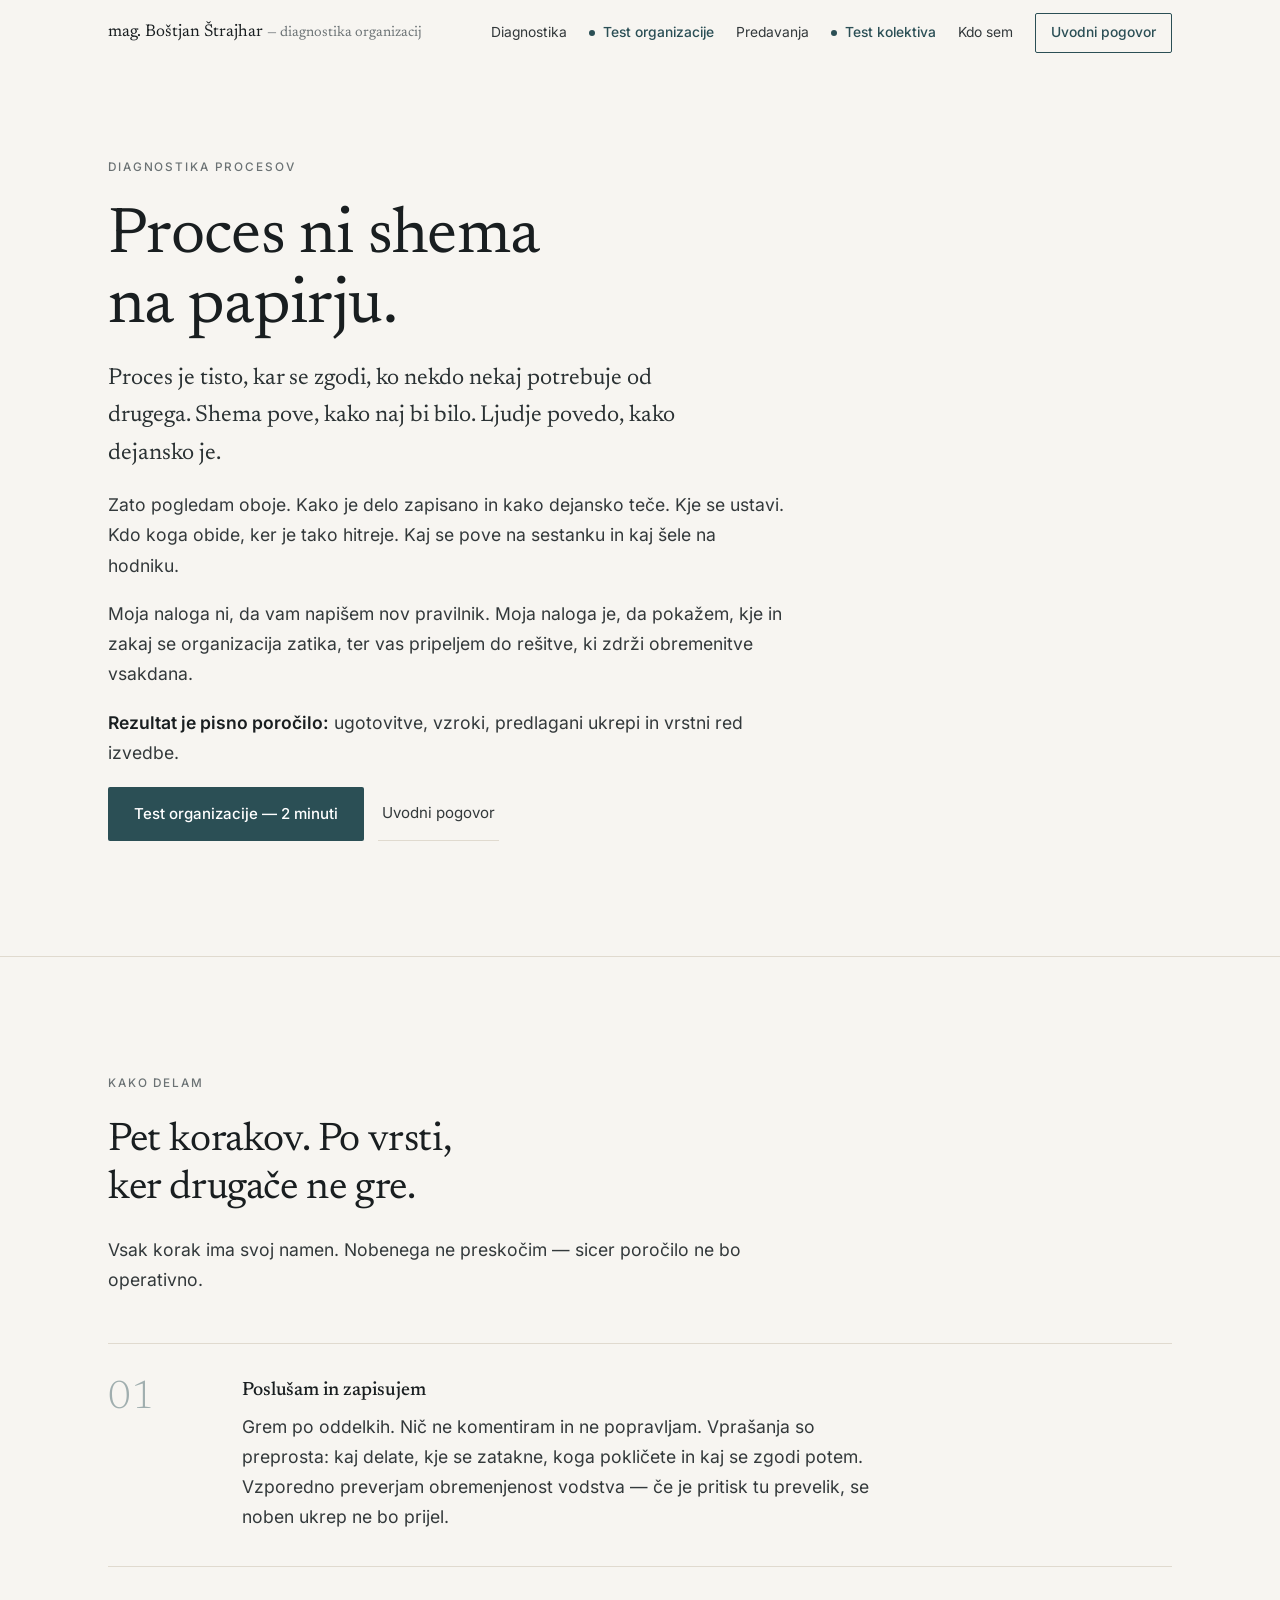
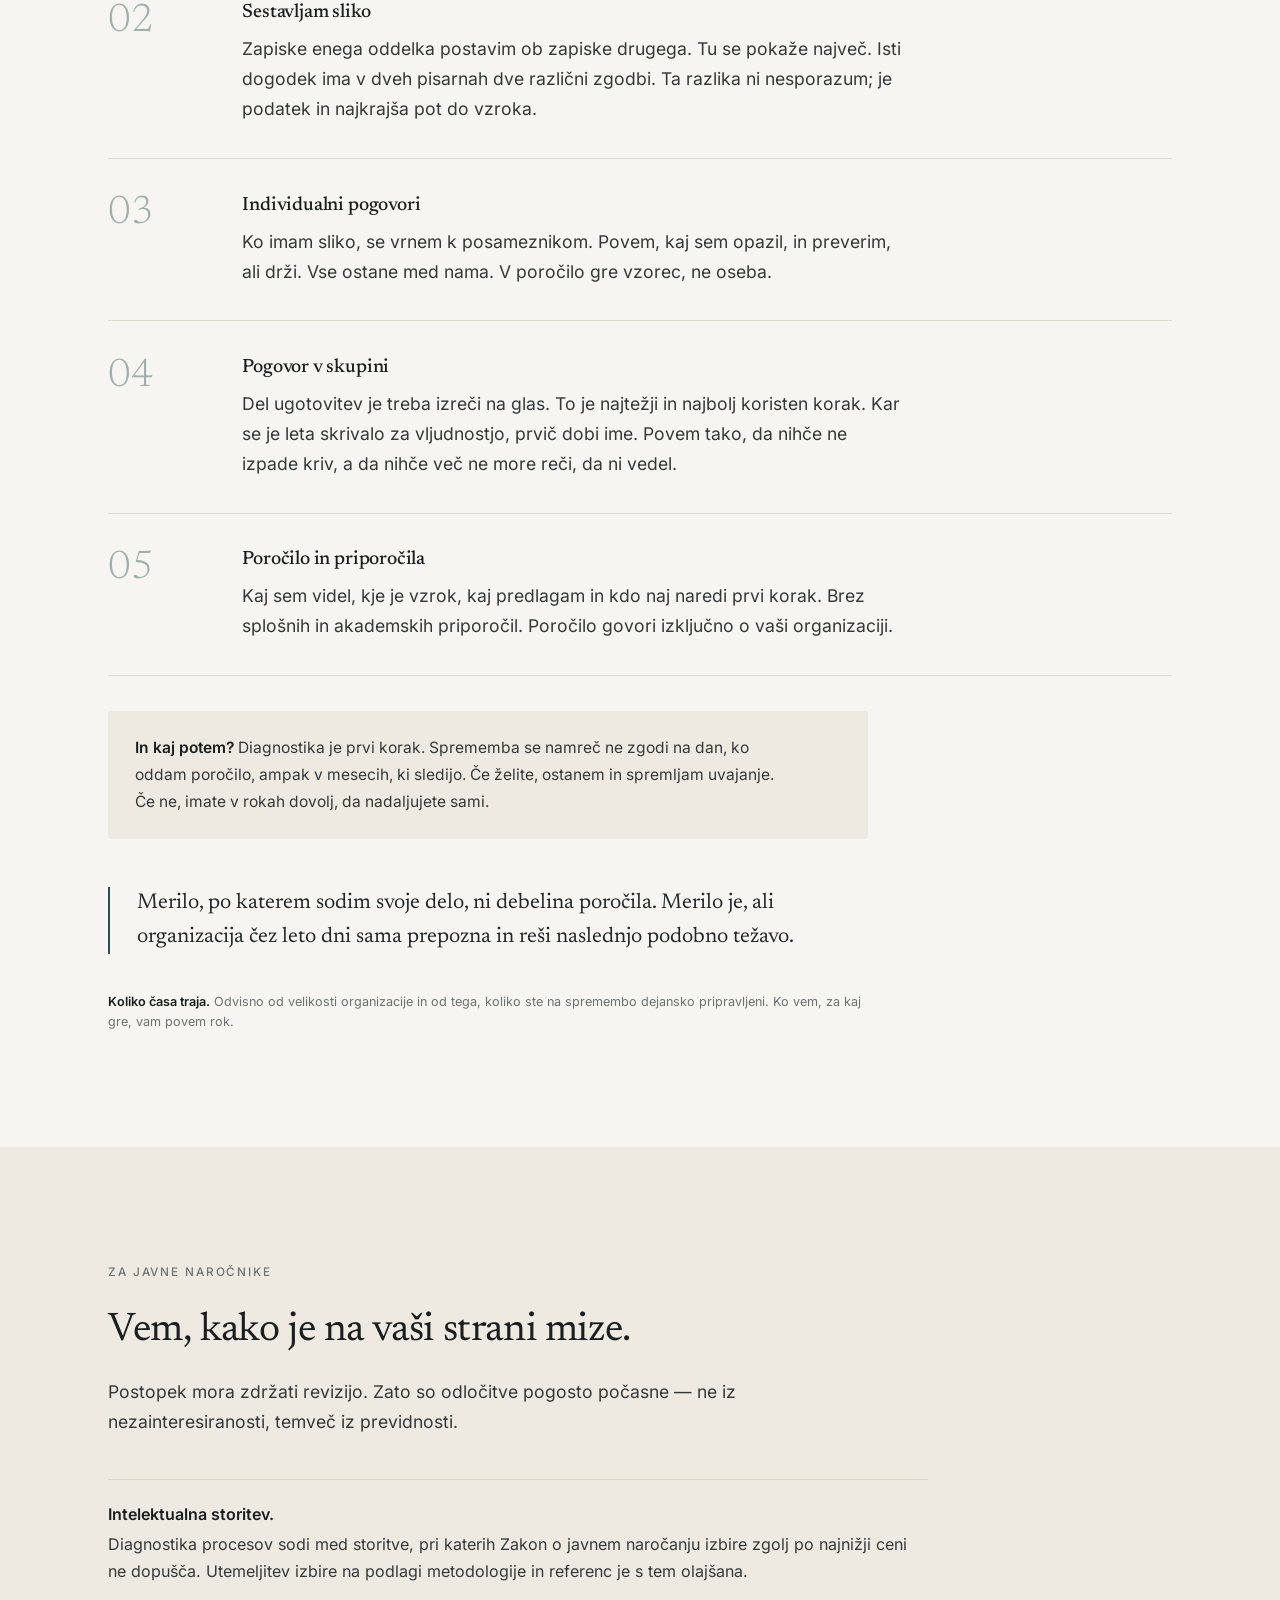
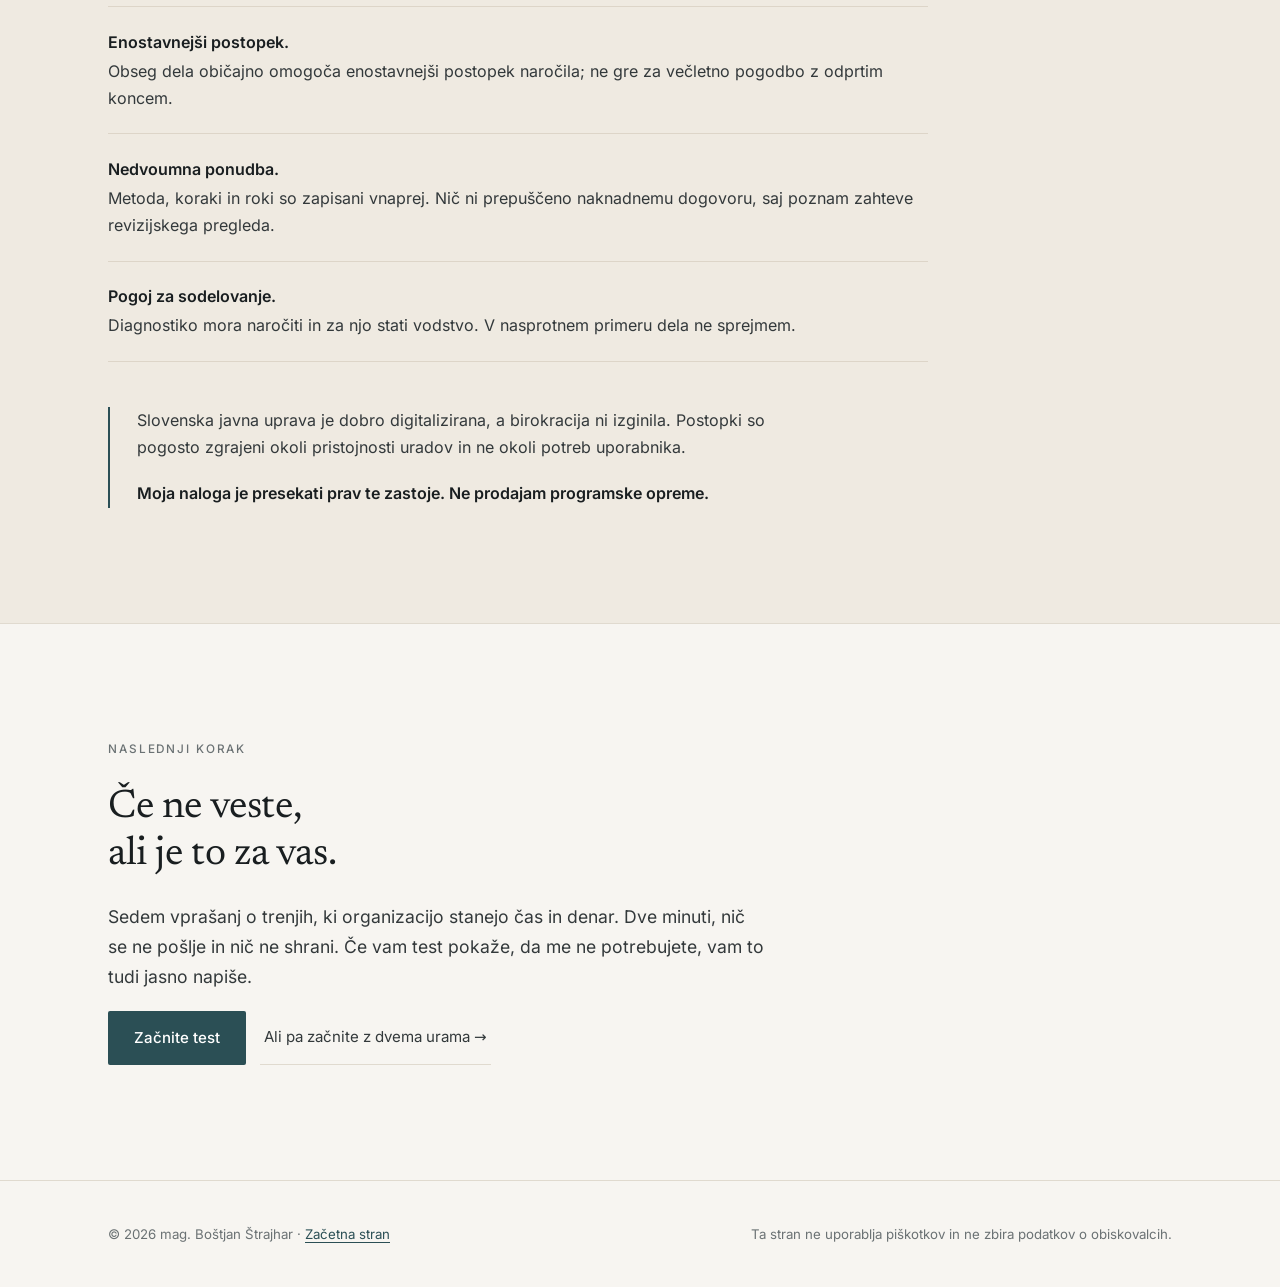
<file: diagnostika.html>
<!DOCTYPE html>
<html lang="sl">
<head>
<meta charset="utf-8">
<meta name="viewport" content="width=device-width, initial-scale=1">
<title>Diagnostika procesov — kako poteka | mag. Boštjan Štrajhar</title>
<meta name="description" content="Pet korakov diagnostike poslovnih in organizacijskih procesov: poslušanje po oddelkih, slika, individualni pogovori, pogovor v skupini, pisno poročilo. Za javne zavode, občinske uprave in podjetja.">
<meta name="author" content="mag. Boštjan Štrajhar">
<link rel="canonical" href="https://bostjanstrajhar-ops.github.io/diagnostika.html">
<meta property="og:type" content="website">
<meta property="og:locale" content="sl_SI">
<meta property="og:url" content="https://bostjanstrajhar-ops.github.io/diagnostika.html">
<meta property="og:site_name" content="mag. Boštjan Štrajhar">
<meta property="og:title" content="Diagnostika procesov — kako poteka | mag. Boštjan Štrajhar">
<meta property="og:description" content="Pet korakov diagnostike poslovnih in organizacijskih procesov: poslušanje po oddelkih, slika, individualni pogovori, pogovor v skupini, pisno poročilo. Za javne zavode, občinske uprave in podjetja.">
<meta name="theme-color" content="#f7f5f1">
<link rel="icon" href="data:image/svg+xml,%3Csvg xmlns='http://www.w3.org/2000/svg' viewBox='0 0 32 32'%3E%3Crect width='32' height='32' fill='%23f7f5f1'/%3E%3Ccircle cx='16' cy='16' r='9' fill='none' stroke='%232b4f55' stroke-width='1.6'/%3E%3Ccircle cx='16' cy='16' r='2.6' fill='%232b4f55'/%3E%3C/svg%3E">
<link rel="stylesheet" href="slog.css">
<style>
/* Slog te strani. Skupni slog je v slog.css. */
/* ---------- hero ---------- */
.hero{border-top:0;padding-top:clamp(3rem,7vw,6rem)}
.hero-mreza{display:grid;grid-template-columns:1.35fr .85fr;gap:clamp(2rem,6vw,5rem);align-items:center}
.hero h1 .tiho{color:var(--tiho)}
.hero .uvod{margin-bottom:2rem}
.hero-foto{position:relative}
.hero-foto img{width:100%;height:auto;display:block;border-radius:3px;filter:saturate(.93)}
.hero-foto figcaption{
  font-size:.78rem;color:var(--tiho);margin-top:.85rem;line-height:1.5;
  border-left:2px solid var(--crta);padding-left:.85rem;
}
.dejavnosti{display:flex;flex-wrap:wrap;gap:.5rem;margin:2.3rem 0 0;padding:0;list-style:none}
.dejavnosti li{
  font-size:.815rem;color:var(--tiho);border:1px solid var(--crta);
  padding:5px 12px;border-radius:100px;background:#fdfcfa;
}
@media(max-width:820px){
  .hero-mreza{grid-template-columns:1fr;gap:2.6rem}
  .hero-foto{max-width:330px}
}


/* ---------- vabilo na test ---------- */
.sklepna{
  margin-top:2.2rem;font-family:"Newsreader",Georgia,serif;
  font-size:clamp(1.1rem,1.9vw,1.28rem);line-height:1.55;color:#252b2d;max-width:46ch;
}
.vabilo{
  margin-top:3rem;max-width:860px;background:var(--papir-topel);
  border-radius:3px;padding:clamp(1.7rem,3.5vw,2.4rem);
  display:grid;grid-template-columns:1fr auto;gap:clamp(1.4rem,3vw,2.6rem);align-items:center;
}
.vabilo h3{
  font-family:"Newsreader",Georgia,serif;font-size:1.5rem;font-weight:400;margin-bottom:.7rem;
}
.vabilo p{margin-bottom:.7rem;font-size:1rem}
.vabilo p:last-child{margin-bottom:0}
.vabilo .gumb{white-space:nowrap}
@media(max-width:700px){
  .vabilo{grid-template-columns:1fr;align-items:stretch}
  .vabilo .gumb{text-align:center}
}

/* ---------- metoda ---------- */
.koraki{margin-top:3rem;counter-reset:k}
.korak{
  display:grid;grid-template-columns:96px 1fr;gap:clamp(1rem,3vw,2.6rem);
  padding:2.1rem 0;border-top:1px solid var(--crta);
}
.korak:last-of-type{border-bottom:1px solid var(--crta)}
.korak-st{
  font-family:"Newsreader",Georgia,serif;font-size:2.5rem;line-height:1;
  color:var(--poudarek);opacity:.42;font-weight:300;padding-top:.1rem;
}
.korak p{margin-bottom:0}
.korak-op{
  margin-top:2.2rem;padding:1.5rem 1.7rem;background:var(--papir-topel);
  border-radius:3px;max-width:760px;
}
.korak-op p{margin:0;font-size:.97rem}
.pod-koraki{margin-top:3rem;max-width:700px}
.pod-koraki h3{
  font-family:"Newsreader",Georgia,serif;font-size:1.4rem;font-weight:400;margin-bottom:.9rem;
}
.merilo{
  margin-top:3rem;max-width:720px;border-left:2px solid var(--poudarek);padding-left:1.7rem;
}
.merilo p{
  margin:0;font-family:"Newsreader",Georgia,serif;
  font-size:clamp(1.12rem,2vw,1.34rem);line-height:1.55;color:#22282a;max-width:none;
}
@media(max-width:620px){
  .korak{grid-template-columns:1fr;gap:.5rem}
  .korak-st{font-size:1.6rem}
}

/* ---------- primeri ---------- */
.primeri{margin-top:3.4rem;max-width:820px}
.primer{padding:2.8rem 0;border-top:1px solid var(--crta)}
.primer:last-child{border-bottom:1px solid var(--crta)}
.primer h3{font-family:"Newsreader",Georgia,serif;font-size:1.62rem;font-weight:400;margin-bottom:1.1rem}
.primer p{font-size:1rem;max-width:66ch}
.primer .kdo{
  display:inline-block;font-size:.74rem;letter-spacing:.13em;text-transform:uppercase;
  color:var(--tiho);border:1px solid var(--crta);padding:4px 10px;border-radius:2px;margin-bottom:1.1rem;
}
.primer .zakljucek{
  border-left:2px solid var(--poudarek);padding-left:1.4rem;margin-top:1.7rem;
  font-family:"Newsreader",Georgia,serif;font-size:1.12rem;line-height:1.6;color:#252b2d;
}

/* ---------- temni razdelek ---------- */
.temno{background:var(--temno);color:#c8ccca;border-top:0}
.temno h2,.temno h3{color:#f2efe9}
.temno .oznaka{color:#7c8886}
.temno a{color:#8fbdc4}
.ne-bo{list-style:none;padding:0;margin:2.5rem 0 0;max-width:780px}
.ne-bo li{
  padding:1.25rem 0;border-bottom:1px solid rgba(255,255,255,.11);
  font-size:1.03rem;line-height:1.65;
}
.ne-bo li:first-child{border-top:1px solid rgba(255,255,255,.11)}
.ne-bo b{color:#f2efe9;font-weight:500}
.zbode{margin-top:3.4rem;max-width:700px}
.zbode h3{
  font-family:"Newsreader",Georgia,serif;font-size:1.5rem;font-weight:400;
  color:#f2efe9;margin-bottom:1rem;
}
.zbode p{color:#c3c8c6;max-width:none}
.navedek{
  margin:3.4rem 0 0;max-width:700px;border-left:2px solid var(--poudarek-svetel);padding-left:1.7rem;
}
.navedek p{
  font-family:"Newsreader",Georgia,serif;font-style:italic;font-size:clamp(1.16rem,2.3vw,1.42rem);
  line-height:1.55;color:#eae7e0;max-width:none;
}
.navedek footer{font-size:.85rem;color:#8b9694;font-style:normal}
.temno .sklep{margin-top:2.8rem;max-width:640px;color:#b9bfbd}

/* ---------- za javne naročnike ---------- */
.javni{background:var(--papir-topel);border-top:0}
.javni-seznam{list-style:none;padding:0;margin:2.6rem 0 0;max-width:820px}
.javni-seznam li{
  padding:1.35rem 0;border-bottom:1px solid #ddd5c8;font-size:1rem;line-height:1.68;
}
.javni-seznam li:first-child{border-top:1px solid #ddd5c8}
.javni-seznam b{display:block;color:var(--crnilo);font-weight:600;margin-bottom:.15rem}
.javni-sklep{
  margin-top:2.8rem;max-width:700px;border-left:2px solid var(--poudarek);padding-left:1.7rem;
}
.javni-sklep p{font-size:1rem}
.javni-sklep p:last-child{margin-bottom:0}

/* ---------- kdo sem ---------- */
.bio-mreza{display:grid;grid-template-columns:.9fr 1.35fr;gap:clamp(2rem,5vw,4.5rem);align-items:start}
.bio-foto img{width:100%;max-width:250px;height:auto;border-radius:50%;display:block}
.bio-foto p{font-size:.83rem;color:var(--tiho);margin-top:1.3rem;max-width:250px;line-height:1.6}
.pot{margin:2.6rem 0 0}
.pot-blok{padding:1.9rem 0;border-top:1px solid var(--crta)}
.pot-blok:last-child{border-bottom:1px solid var(--crta)}
.pot-blok h3{
  font-family:"Newsreader",Georgia,serif;font-size:1.34rem;font-weight:400;margin-bottom:.85rem;
}
.pot-blok p{font-size:1rem;max-width:64ch}
.pot-blok p:last-child{margin-bottom:0}
@media(max-width:860px){
  .bio-mreza{grid-template-columns:1fr;gap:2.4rem}
}

/* ---------- kontakt ---------- */
.kontakt{background:var(--papir-topel);border-top:0}
.kontakt-mreza{display:grid;grid-template-columns:1fr 1.15fr;gap:clamp(2rem,5vw,4.5rem);align-items:start}
.podatki{list-style:none;padding:0;margin:2rem 0 0}
.podatki li{margin-bottom:1.1rem;font-size:1rem}
.podatki .oznaka-mala{display:block;font-size:.74rem;letter-spacing:.13em;text-transform:uppercase;color:var(--tiho);margin-bottom:.15rem}
.podatki a{text-decoration:none;border-bottom:1px solid var(--crta)}
.podatki a:hover{border-bottom-color:var(--poudarek)}

form{background:#fdfcfa;border:1px solid var(--crta);border-radius:3px;padding:clamp(1.5rem,3vw,2.2rem)}
.polje{margin-bottom:1.15rem}
.polje label{display:block;font-size:.85rem;font-weight:500;color:var(--crnilo);margin-bottom:.4rem}
.polje select{
  width:100%;font-family:inherit;font-size:.97rem;color:var(--crnilo);
  background:#fff;border:1px solid var(--crta);border-radius:2px;padding:11px 13px;line-height:1.55;
}
.polje select:focus{border-color:var(--poudarek);outline:none;box-shadow:0 0 0 3px rgba(43,79,85,.1)}

/* Daljše zgodbe so zvite; obiskovalec jih razpre sam. Brez skripte — <details>. */
.vec{margin:.2rem 0 1.15rem;max-width:var(--besedilo)}
.vec > summary{
  list-style:none;cursor:pointer;display:inline-flex;align-items:center;gap:.6rem;
  color:var(--poudarek);font-size:.9rem;padding:7px 0;
  border-bottom:1px solid var(--crta);width:auto;
}
.vec > summary::-webkit-details-marker{display:none}
.vec > summary::after{
  content:"";width:6px;height:6px;flex:none;
  border-right:1.5px solid currentColor;border-bottom:1.5px solid currentColor;
  transform:rotate(45deg) translateY(-2px);transition:transform .2s;
}
.vec[open] > summary::after{transform:rotate(-135deg) translateY(1px)}
.vec > summary:hover{color:var(--crnilo);border-bottom-color:var(--poudarek)}
.vec > summary:focus-visible{outline:2px solid var(--poudarek);outline-offset:3px}
.vec .zapri{display:none}
.vec[open] .odpri{display:none}
.vec[open] .zapri{display:inline}
.vec-vsebina{padding-top:1.3rem}
.vec-vsebina > :last-child{margin-bottom:0}
@media(max-width:620px){.vec > summary{padding:11px 0;font-size:.95rem}}

/* Kratke teme v razdelku o predavanjih. */
.teme-kratko{list-style:none;padding:0;margin:2.4rem 0 0;max-width:820px}
.teme-kratko li{padding:1.3rem 0;border-bottom:1px solid var(--crta);font-size:1rem;line-height:1.68}
.teme-kratko li:first-child{border-top:1px solid var(--crta)}
.teme-kratko b{display:block;color:var(--crnilo);font-weight:600;margin-bottom:.15rem}
.polje input,.polje textarea{
  width:100%;font-family:inherit;font-size:.97rem;color:var(--crnilo);
  background:#fff;border:1px solid var(--crta);border-radius:2px;padding:11px 13px;line-height:1.55;
}
.polje input:focus,.polje textarea:focus{border-color:var(--poudarek);outline:none;box-shadow:0 0 0 3px rgba(43,79,85,.1)}
.polje textarea{resize:vertical;min-height:130px}
.dvojno{display:grid;grid-template-columns:1fr 1fr;gap:1.15rem}
form button{
  width:100%;background:var(--poudarek);color:#fff;border:0;border-radius:2px;
  padding:14px 20px;font-family:inherit;font-size:.96rem;font-weight:500;cursor:pointer;transition:background .2s;
}
form button:hover{background:var(--crnilo)}
.drobno{font-size:.79rem;color:var(--tiho);line-height:1.55;margin:.95rem 0 0}
/* Rezerva, kadar brskalnik nima nastavljenega poštnega programa. */
.rezerva{margin-top:1.4rem;padding-top:1.4rem;border-top:1px solid var(--crta)}
.rezerva p{font-size:.88rem;line-height:1.6;margin-bottom:.8rem;max-width:none}
.rezerva textarea{
  width:100%;font-family:inherit;font-size:.85rem;line-height:1.55;color:var(--tekst);
  background:var(--papir);border:1px solid var(--crta);border-radius:2px;padding:11px 13px;resize:vertical;
}
.kopiraj{
  margin-top:.7rem;width:auto;background:none;border:1px solid var(--crta);color:var(--tekst);
  padding:9px 16px;border-radius:2px;font-family:inherit;font-size:.87rem;cursor:pointer;
}
.kopiraj:hover{border-color:var(--poudarek);color:var(--poudarek);background:none}
@media(max-width:820px){.kontakt-mreza,.dvojno{grid-template-columns:1fr}}
/* 16px prepreči, da iOS ob dotiku na izbirnik poveča stran (enako kot za input v slog.css). */
@media(max-width:620px){.polje select{padding:13px 14px;font-size:16px}}


.hero-diag{border-top:0;padding-top:clamp(3rem,7vw,6rem)}
.hero-diag .uvod{max-width:44ch}
.hero-diag p{max-width:680px}

</style>
</head>
<body>
<a class="skip" href="#vsebina">Preskoči na vsebino</a>

<header class="glava" id="glava">
  <div class="ovoj">
    <a class="logo" href="index.html">mag. Boštjan Štrajhar <span>— diagnostika organizacij</span></a>
    <button class="meni-gumb" id="meni-gumb" type="button"
            aria-expanded="false" aria-controls="meni" aria-label="Odpri meni">
      <svg width="26" height="18" viewBox="0 0 26 18" fill="none" aria-hidden="true">
        <path class="crta c1" d="M1 1h24"/>
        <path class="crta c2" d="M1 9h24"/>
        <path class="crta c3" d="M1 17h24"/>
      </svg>
    </button>
    <nav class="meni" id="meni" aria-label="Glavni meni">
      <a href="diagnostika.html" aria-current="page">Diagnostika</a>
      <a class="meni-test" href="test.html"><span class="kratko">Test organizacije</span><span class="dolgo">Test organizacijske realnosti</span></a>
      <a href="predavanja.html">Predavanja</a>
      <a class="meni-test" href="test-predavanja.html"><span class="kratko">Test kolektiva</span><span class="dolgo">Kaj bi vaš kolektiv slišal</span></a>
      <a href="pot.html">Kdo sem</a>
      <a class="gumb-mali" href="index.html#kontakt">Uvodni pogovor</a>
    </nav>
  </div>
</header>

<main id="vsebina">

<section class="hero-diag">
  <div class="ovoj">
    <span class="oznaka">Diagnostika procesov</span>
    <h1>Proces ni shema<br>na papirju.</h1>
    <p class="uvod">Proces je tisto, kar se zgodi, ko nekdo nekaj potrebuje od drugega. Shema pove, kako naj bi bilo. Ljudje povedo, kako dejansko je.</p>
    <p>Zato pogledam oboje. Kako je delo zapisano in kako dejansko teče. Kje se ustavi. Kdo koga obide, ker je tako hitreje. Kaj se pove na sestanku in kaj šele na hodniku.</p>
    <p>Moja naloga ni, da vam napišem nov pravilnik. Moja naloga je, da pokažem, kje in zakaj se organizacija zatika, ter vas pripeljem do rešitve, ki zdrži obremenitve vsakdana.</p>
    <p><strong>Rezultat je pisno poročilo:</strong> ugotovitve, vzroki, predlagani ukrepi in vrstni red izvedbe.</p>
    <div class="gumbi">
      <a class="gumb" href="test.html">Test organizacije — 2 minuti</a>
      <a class="gumb-obris" href="index.html#kontakt">Uvodni pogovor</a>
    </div>
  </div>
</section>

<!-- ============ METODA ============ -->
<section id="metoda">
  <div class="ovoj">
    <span class="oznaka">Kako delam</span>
    <h2>Pet korakov. Po vrsti,<br>ker drugače ne gre.</h2>
    <p>Vsak korak ima svoj namen. Nobenega ne preskočim — sicer poročilo ne bo operativno.</p>

    <div class="koraki">

      <div class="korak">
        <div class="korak-st">01</div>
        <div>
          <h3>Poslušam in zapisujem</h3>
          <p>Grem po oddelkih. Nič ne komentiram in ne popravljam. Vprašanja so preprosta: kaj delate, kje se zatakne, koga pokličete in kaj se zgodi potem. Vzporedno preverjam obremenjenost vodstva — če je pritisk tu prevelik, se noben ukrep ne bo prijel.</p>
        </div>
      </div>

      <div class="korak">
        <div class="korak-st">02</div>
        <div>
          <h3>Sestavljam sliko</h3>
          <p>Zapiske enega oddelka postavim ob zapiske drugega. Tu se pokaže največ. Isti dogodek ima v dveh pisarnah dve različni zgodbi. Ta razlika ni nesporazum; je podatek in najkrajša pot do vzroka.</p>
        </div>
      </div>

      <div class="korak">
        <div class="korak-st">03</div>
        <div>
          <h3>Individualni pogovori</h3>
          <p>Ko imam sliko, se vrnem k posameznikom. Povem, kaj sem opazil, in preverim, ali drži. Vse ostane med nama. V poročilo gre vzorec, ne oseba.</p>
        </div>
      </div>

      <div class="korak">
        <div class="korak-st">04</div>
        <div>
          <h3>Pogovor v skupini</h3>
          <p>Del ugotovitev je treba izreči na glas. To je najtežji in najbolj koristen korak. Kar se je leta skrivalo za vljudnostjo, prvič dobi ime. Povem tako, da nihče ne izpade kriv, a da nihče več ne more reči, da ni vedel.</p>
        </div>
      </div>

      <div class="korak">
        <div class="korak-st">05</div>
        <div>
          <h3>Poročilo in priporočila</h3>
          <p>Kaj sem videl, kje je vzrok, kaj predlagam in kdo naj naredi prvi korak. Brez splošnih in akademskih priporočil. Poročilo govori izključno o vaši organizaciji.</p>
        </div>
      </div>

    </div>

    <div class="korak-op">
      <p><strong>In kaj potem?</strong> Diagnostika je prvi korak. Sprememba se namreč ne zgodi na dan, ko oddam poročilo, ampak v mesecih, ki sledijo. Če želite, ostanem in spremljam uvajanje. Če ne, imate v rokah dovolj, da nadaljujete sami.</p>
    </div>

    <div class="merilo">
      <p>Merilo, po katerem sodim svoje delo, ni debelina poročila. Merilo je, ali organizacija čez leto dni sama prepozna in reši naslednjo podobno težavo.</p>
    </div>

    <p class="drobno" style="margin-top:2.4rem;max-width:760px"><strong>Koliko časa traja.</strong> Odvisno od velikosti organizacije in od tega, koliko ste na spremembo dejansko pripravljeni. Ko vem, za kaj gre, vam povem rok.</p>
  </div>
</section>

<!-- ============ ZA JAVNE NAROČNIKE ============ -->
<section class="javni" id="javni">
  <div class="ovoj">
    <span class="oznaka">Za javne naročnike</span>
    <h2>Vem, kako je na vaši strani mize.</h2>
    <p>Postopek mora zdržati revizijo. Zato so odločitve pogosto počasne — ne iz nezainteresiranosti, temveč iz previdnosti.</p>

    <ul class="javni-seznam">
      <li><b>Intelektualna storitev.</b> Diagnostika procesov sodi med storitve, pri katerih Zakon o javnem naročanju izbire zgolj po najnižji ceni ne dopušča. Utemeljitev izbire na podlagi metodologije in referenc je s tem olajšana.</li>
      <li><b>Enostavnejši postopek.</b> Obseg dela običajno omogoča enostavnejši postopek naročila; ne gre za večletno pogodbo z odprtim koncem.</li>
      <li><b>Nedvoumna ponudba.</b> Metoda, koraki in roki so zapisani vnaprej. Nič ni prepuščeno naknadnemu dogovoru, saj poznam zahteve revizijskega pregleda.</li>
      <li><b>Pogoj za sodelovanje.</b> Diagnostiko mora naročiti in za njo stati vodstvo. V nasprotnem primeru dela ne sprejmem.</li>
    </ul>

    <div class="javni-sklep">
      <p>Slovenska javna uprava je dobro digitalizirana, a birokracija ni izginila. Postopki so pogosto zgrajeni okoli pristojnosti uradov in ne okoli potreb uporabnika.</p>
      <p><strong>Moja naloga je presekati prav te zastoje. Ne prodajam programske opreme.</strong></p>
    </div>
  </div>
</section>

<section id="naprej">
  <div class="ovoj">
    <span class="oznaka">Naslednji korak</span>
    <h2>Če ne veste,<br>ali je to za vas.</h2>
    <p>Sedem vprašanj o trenjih, ki organizacijo stanejo čas in denar. Dve minuti, nič se ne pošlje in nič ne shrani. Če vam test pokaže, da me ne potrebujete, vam to tudi jasno napiše.</p>
    <div class="gumbi">
      <a class="gumb" href="test.html">Začnite test</a>
      <a class="gumb-obris" href="predavanja.html">Ali pa začnite z dvema urama →</a>
    </div>
  </div>
</section>

</main>

<footer class="noga">
  <div class="ovoj">
    <p>© <span id="leto">2026</span> mag. Boštjan Štrajhar · <a href="index.html">Začetna stran</a></p>
    <p>Ta stran ne uporablja piškotkov in ne zbira podatkov o obiskovalcih.</p>
  </div>
</footer>

<script>
(function(){"use strict";
  var l=document.getElementById("leto"); if(l) l.textContent=new Date().getFullYear();
  var g=document.getElementById("glava"), z=null;
  window.addEventListener("scroll",function(){var s=window.scrollY>12;
    if(s!==z){g.classList.toggle("oblita",s);z=s;}},{passive:true});
  var mg=document.getElementById("meni-gumb"), m=document.getElementById("meni");
  if(mg&&m){var p=function(o){mg.setAttribute("aria-expanded",o?"true":"false");
      mg.setAttribute("aria-label",o?"Zapri meni":"Odpri meni");
      m.classList.toggle("odprt",o);document.body.classList.toggle("meni-odprt",o);};
    mg.addEventListener("click",function(){p(mg.getAttribute("aria-expanded")!=="true");});
    m.addEventListener("click",function(e){if(e.target.tagName==="A")p(false);});
    document.addEventListener("keydown",function(e){
      if(e.key==="Escape"&&mg.getAttribute("aria-expanded")==="true"){p(false);mg.focus();}});
    window.addEventListener("resize",function(){if(window.innerWidth>1080)p(false);});}
})();
</script>
</body>
</html>
</file>
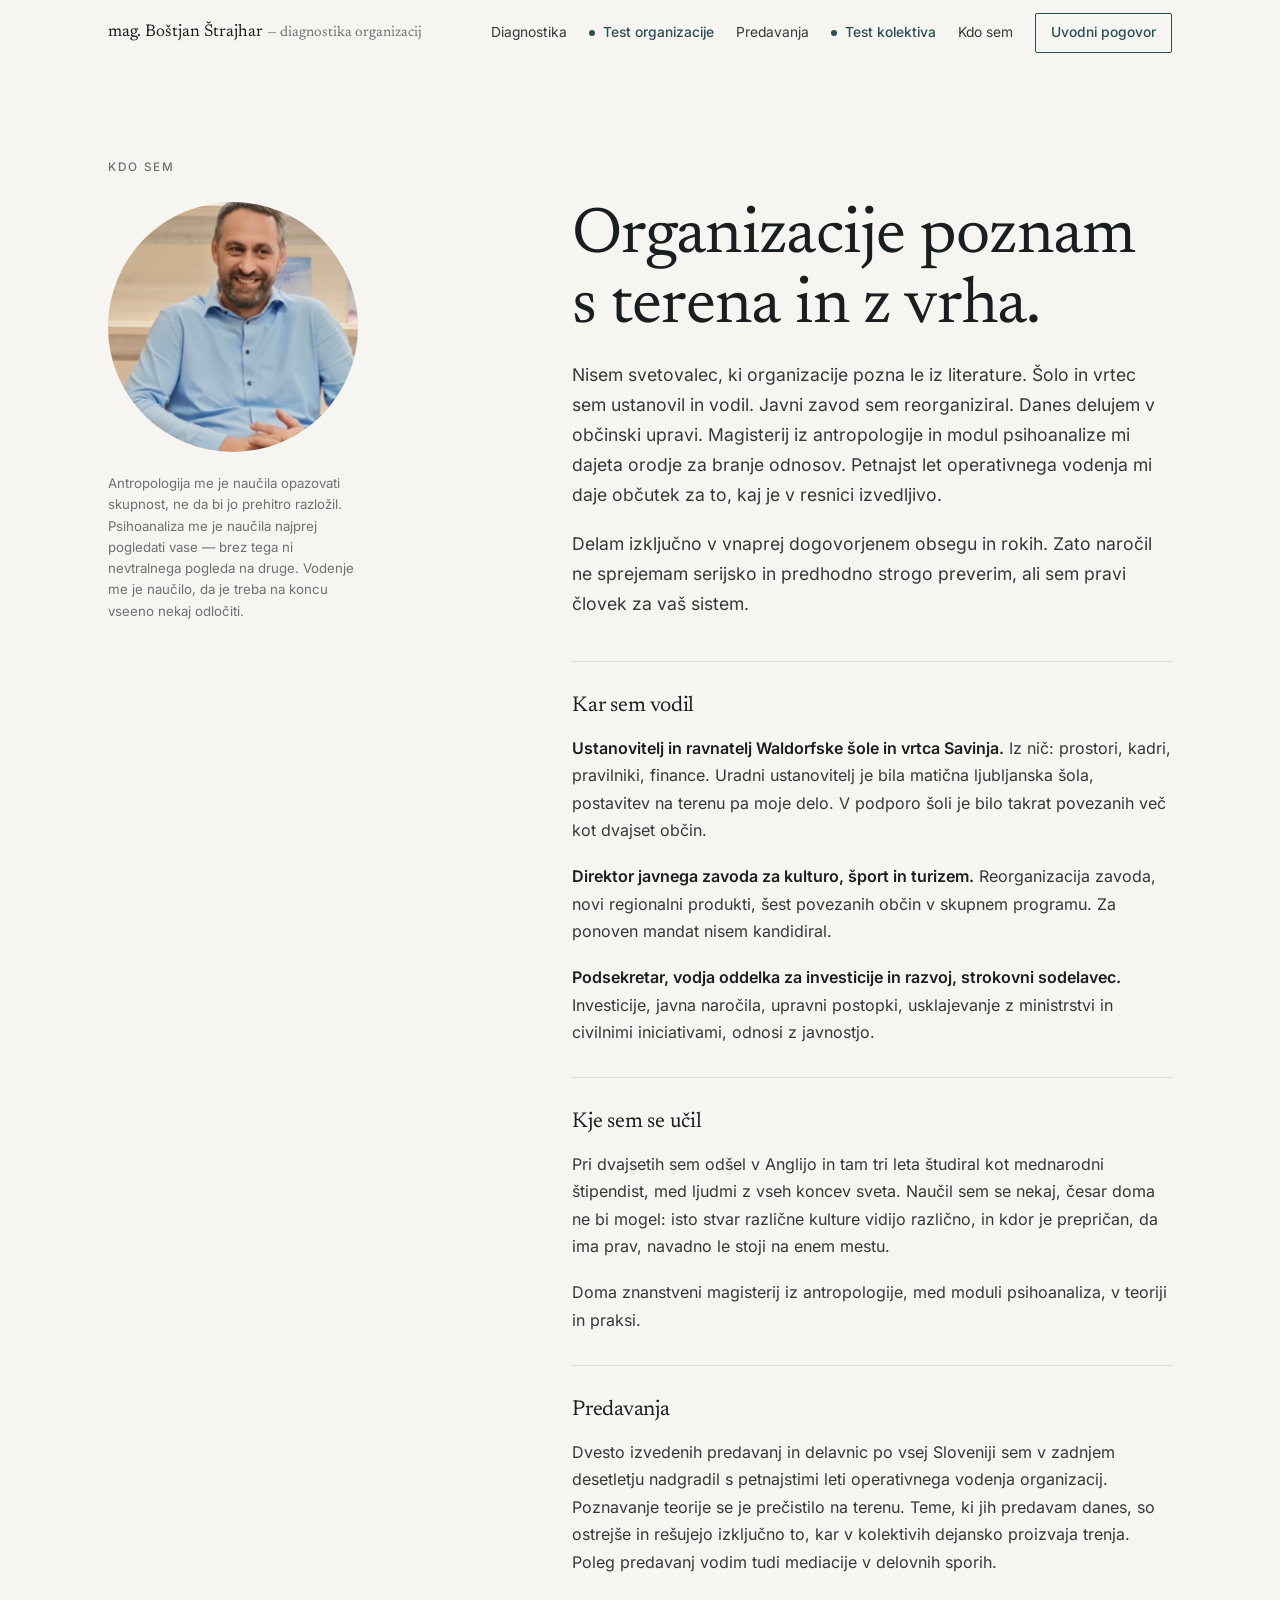
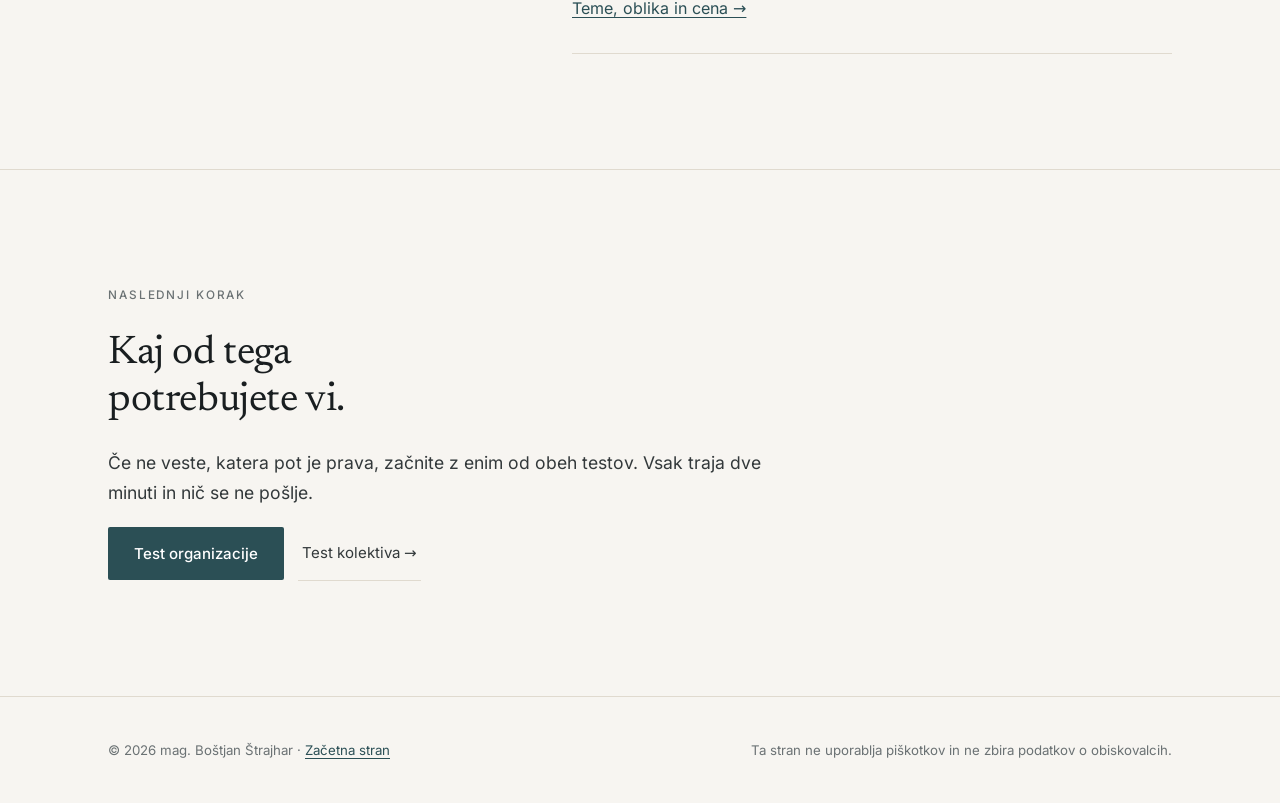
<file: pot.html>
<!DOCTYPE html>
<html lang="sl">
<head>
<meta charset="utf-8">
<meta name="viewport" content="width=device-width, initial-scale=1">
<title>Kdo sem — celotna pot | mag. Boštjan Štrajhar</title>
<meta name="description" content="Kar sem vodil, kje sem se učil in od kod izhajajo predavanja. Ustanovitelj waldorfske šole in vrtca, direktor javnega zavoda, danes občinska uprava.">
<meta name="author" content="mag. Boštjan Štrajhar">
<link rel="canonical" href="https://bostjanstrajhar-ops.github.io/pot.html">
<meta property="og:type" content="website">
<meta property="og:locale" content="sl_SI">
<meta property="og:url" content="https://bostjanstrajhar-ops.github.io/pot.html">
<meta property="og:site_name" content="mag. Boštjan Štrajhar">
<meta property="og:title" content="Kdo sem — celotna pot | mag. Boštjan Štrajhar">
<meta property="og:description" content="Kar sem vodil, kje sem se učil in od kod izhajajo predavanja. Ustanovitelj waldorfske šole in vrtca, direktor javnega zavoda, danes občinska uprava.">
<meta name="theme-color" content="#f7f5f1">
<link rel="icon" href="data:image/svg+xml,%3Csvg xmlns='http://www.w3.org/2000/svg' viewBox='0 0 32 32'%3E%3Crect width='32' height='32' fill='%23f7f5f1'/%3E%3Ccircle cx='16' cy='16' r='9' fill='none' stroke='%232b4f55' stroke-width='1.6'/%3E%3Ccircle cx='16' cy='16' r='2.6' fill='%232b4f55'/%3E%3C/svg%3E">
<link rel="stylesheet" href="slog.css">
<style>
/* Slog te strani. Skupni slog je v slog.css. */
/* ---------- hero ---------- */
.hero{border-top:0;padding-top:clamp(3rem,7vw,6rem)}
.hero-mreza{display:grid;grid-template-columns:1.35fr .85fr;gap:clamp(2rem,6vw,5rem);align-items:center}
.hero h1 .tiho{color:var(--tiho)}
.hero .uvod{margin-bottom:2rem}
.hero-foto{position:relative}
.hero-foto img{width:100%;height:auto;display:block;border-radius:3px;filter:saturate(.93)}
.hero-foto figcaption{
  font-size:.78rem;color:var(--tiho);margin-top:.85rem;line-height:1.5;
  border-left:2px solid var(--crta);padding-left:.85rem;
}
.dejavnosti{display:flex;flex-wrap:wrap;gap:.5rem;margin:2.3rem 0 0;padding:0;list-style:none}
.dejavnosti li{
  font-size:.815rem;color:var(--tiho);border:1px solid var(--crta);
  padding:5px 12px;border-radius:100px;background:#fdfcfa;
}
@media(max-width:820px){
  .hero-mreza{grid-template-columns:1fr;gap:2.6rem}
  .hero-foto{max-width:330px}
}


/* ---------- vabilo na test ---------- */
.sklepna{
  margin-top:2.2rem;font-family:"Newsreader",Georgia,serif;
  font-size:clamp(1.1rem,1.9vw,1.28rem);line-height:1.55;color:#252b2d;max-width:46ch;
}
.vabilo{
  margin-top:3rem;max-width:860px;background:var(--papir-topel);
  border-radius:3px;padding:clamp(1.7rem,3.5vw,2.4rem);
  display:grid;grid-template-columns:1fr auto;gap:clamp(1.4rem,3vw,2.6rem);align-items:center;
}
.vabilo h3{
  font-family:"Newsreader",Georgia,serif;font-size:1.5rem;font-weight:400;margin-bottom:.7rem;
}
.vabilo p{margin-bottom:.7rem;font-size:1rem}
.vabilo p:last-child{margin-bottom:0}
.vabilo .gumb{white-space:nowrap}
@media(max-width:700px){
  .vabilo{grid-template-columns:1fr;align-items:stretch}
  .vabilo .gumb{text-align:center}
}

/* ---------- metoda ---------- */
.koraki{margin-top:3rem;counter-reset:k}
.korak{
  display:grid;grid-template-columns:96px 1fr;gap:clamp(1rem,3vw,2.6rem);
  padding:2.1rem 0;border-top:1px solid var(--crta);
}
.korak:last-of-type{border-bottom:1px solid var(--crta)}
.korak-st{
  font-family:"Newsreader",Georgia,serif;font-size:2.5rem;line-height:1;
  color:var(--poudarek);opacity:.42;font-weight:300;padding-top:.1rem;
}
.korak p{margin-bottom:0}
.korak-op{
  margin-top:2.2rem;padding:1.5rem 1.7rem;background:var(--papir-topel);
  border-radius:3px;max-width:760px;
}
.korak-op p{margin:0;font-size:.97rem}
.pod-koraki{margin-top:3rem;max-width:700px}
.pod-koraki h3{
  font-family:"Newsreader",Georgia,serif;font-size:1.4rem;font-weight:400;margin-bottom:.9rem;
}
.merilo{
  margin-top:3rem;max-width:720px;border-left:2px solid var(--poudarek);padding-left:1.7rem;
}
.merilo p{
  margin:0;font-family:"Newsreader",Georgia,serif;
  font-size:clamp(1.12rem,2vw,1.34rem);line-height:1.55;color:#22282a;max-width:none;
}
@media(max-width:620px){
  .korak{grid-template-columns:1fr;gap:.5rem}
  .korak-st{font-size:1.6rem}
}

/* ---------- primeri ---------- */
.primeri{margin-top:3.4rem;max-width:820px}
.primer{padding:2.8rem 0;border-top:1px solid var(--crta)}
.primer:last-child{border-bottom:1px solid var(--crta)}
.primer h3{font-family:"Newsreader",Georgia,serif;font-size:1.62rem;font-weight:400;margin-bottom:1.1rem}
.primer p{font-size:1rem;max-width:66ch}
.primer .kdo{
  display:inline-block;font-size:.74rem;letter-spacing:.13em;text-transform:uppercase;
  color:var(--tiho);border:1px solid var(--crta);padding:4px 10px;border-radius:2px;margin-bottom:1.1rem;
}
.primer .zakljucek{
  border-left:2px solid var(--poudarek);padding-left:1.4rem;margin-top:1.7rem;
  font-family:"Newsreader",Georgia,serif;font-size:1.12rem;line-height:1.6;color:#252b2d;
}

/* ---------- temni razdelek ---------- */
.temno{background:var(--temno);color:#c8ccca;border-top:0}
.temno h2,.temno h3{color:#f2efe9}
.temno .oznaka{color:#7c8886}
.temno a{color:#8fbdc4}
.ne-bo{list-style:none;padding:0;margin:2.5rem 0 0;max-width:780px}
.ne-bo li{
  padding:1.25rem 0;border-bottom:1px solid rgba(255,255,255,.11);
  font-size:1.03rem;line-height:1.65;
}
.ne-bo li:first-child{border-top:1px solid rgba(255,255,255,.11)}
.ne-bo b{color:#f2efe9;font-weight:500}
.zbode{margin-top:3.4rem;max-width:700px}
.zbode h3{
  font-family:"Newsreader",Georgia,serif;font-size:1.5rem;font-weight:400;
  color:#f2efe9;margin-bottom:1rem;
}
.zbode p{color:#c3c8c6;max-width:none}
.navedek{
  margin:3.4rem 0 0;max-width:700px;border-left:2px solid var(--poudarek-svetel);padding-left:1.7rem;
}
.navedek p{
  font-family:"Newsreader",Georgia,serif;font-style:italic;font-size:clamp(1.16rem,2.3vw,1.42rem);
  line-height:1.55;color:#eae7e0;max-width:none;
}
.navedek footer{font-size:.85rem;color:#8b9694;font-style:normal}
.temno .sklep{margin-top:2.8rem;max-width:640px;color:#b9bfbd}

/* ---------- za javne naročnike ---------- */
.javni{background:var(--papir-topel);border-top:0}
.javni-seznam{list-style:none;padding:0;margin:2.6rem 0 0;max-width:820px}
.javni-seznam li{
  padding:1.35rem 0;border-bottom:1px solid #ddd5c8;font-size:1rem;line-height:1.68;
}
.javni-seznam li:first-child{border-top:1px solid #ddd5c8}
.javni-seznam b{display:block;color:var(--crnilo);font-weight:600;margin-bottom:.15rem}
.javni-sklep{
  margin-top:2.8rem;max-width:700px;border-left:2px solid var(--poudarek);padding-left:1.7rem;
}
.javni-sklep p{font-size:1rem}
.javni-sklep p:last-child{margin-bottom:0}

/* ---------- kdo sem ---------- */
.bio-mreza{display:grid;grid-template-columns:.9fr 1.35fr;gap:clamp(2rem,5vw,4.5rem);align-items:start}
.bio-foto img{width:100%;max-width:250px;height:auto;border-radius:50%;display:block}
.bio-foto p{font-size:.83rem;color:var(--tiho);margin-top:1.3rem;max-width:250px;line-height:1.6}
.pot{margin:2.6rem 0 0}
.pot-blok{padding:1.9rem 0;border-top:1px solid var(--crta)}
.pot-blok:last-child{border-bottom:1px solid var(--crta)}
.pot-blok h3{
  font-family:"Newsreader",Georgia,serif;font-size:1.34rem;font-weight:400;margin-bottom:.85rem;
}
.pot-blok p{font-size:1rem;max-width:64ch}
.pot-blok p:last-child{margin-bottom:0}
@media(max-width:860px){
  .bio-mreza{grid-template-columns:1fr;gap:2.4rem}
}

/* ---------- kontakt ---------- */
.kontakt{background:var(--papir-topel);border-top:0}
.kontakt-mreza{display:grid;grid-template-columns:1fr 1.15fr;gap:clamp(2rem,5vw,4.5rem);align-items:start}
.podatki{list-style:none;padding:0;margin:2rem 0 0}
.podatki li{margin-bottom:1.1rem;font-size:1rem}
.podatki .oznaka-mala{display:block;font-size:.74rem;letter-spacing:.13em;text-transform:uppercase;color:var(--tiho);margin-bottom:.15rem}
.podatki a{text-decoration:none;border-bottom:1px solid var(--crta)}
.podatki a:hover{border-bottom-color:var(--poudarek)}

form{background:#fdfcfa;border:1px solid var(--crta);border-radius:3px;padding:clamp(1.5rem,3vw,2.2rem)}
.polje{margin-bottom:1.15rem}
.polje label{display:block;font-size:.85rem;font-weight:500;color:var(--crnilo);margin-bottom:.4rem}
.polje select{
  width:100%;font-family:inherit;font-size:.97rem;color:var(--crnilo);
  background:#fff;border:1px solid var(--crta);border-radius:2px;padding:11px 13px;line-height:1.55;
}
.polje select:focus{border-color:var(--poudarek);outline:none;box-shadow:0 0 0 3px rgba(43,79,85,.1)}

/* Daljše zgodbe so zvite; obiskovalec jih razpre sam. Brez skripte — <details>. */
.vec{margin:.2rem 0 1.15rem;max-width:var(--besedilo)}
.vec > summary{
  list-style:none;cursor:pointer;display:inline-flex;align-items:center;gap:.6rem;
  color:var(--poudarek);font-size:.9rem;padding:7px 0;
  border-bottom:1px solid var(--crta);width:auto;
}
.vec > summary::-webkit-details-marker{display:none}
.vec > summary::after{
  content:"";width:6px;height:6px;flex:none;
  border-right:1.5px solid currentColor;border-bottom:1.5px solid currentColor;
  transform:rotate(45deg) translateY(-2px);transition:transform .2s;
}
.vec[open] > summary::after{transform:rotate(-135deg) translateY(1px)}
.vec > summary:hover{color:var(--crnilo);border-bottom-color:var(--poudarek)}
.vec > summary:focus-visible{outline:2px solid var(--poudarek);outline-offset:3px}
.vec .zapri{display:none}
.vec[open] .odpri{display:none}
.vec[open] .zapri{display:inline}
.vec-vsebina{padding-top:1.3rem}
.vec-vsebina > :last-child{margin-bottom:0}
@media(max-width:620px){.vec > summary{padding:11px 0;font-size:.95rem}}

/* Kratke teme v razdelku o predavanjih. */
.teme-kratko{list-style:none;padding:0;margin:2.4rem 0 0;max-width:820px}
.teme-kratko li{padding:1.3rem 0;border-bottom:1px solid var(--crta);font-size:1rem;line-height:1.68}
.teme-kratko li:first-child{border-top:1px solid var(--crta)}
.teme-kratko b{display:block;color:var(--crnilo);font-weight:600;margin-bottom:.15rem}
.polje input,.polje textarea{
  width:100%;font-family:inherit;font-size:.97rem;color:var(--crnilo);
  background:#fff;border:1px solid var(--crta);border-radius:2px;padding:11px 13px;line-height:1.55;
}
.polje input:focus,.polje textarea:focus{border-color:var(--poudarek);outline:none;box-shadow:0 0 0 3px rgba(43,79,85,.1)}
.polje textarea{resize:vertical;min-height:130px}
.dvojno{display:grid;grid-template-columns:1fr 1fr;gap:1.15rem}
form button{
  width:100%;background:var(--poudarek);color:#fff;border:0;border-radius:2px;
  padding:14px 20px;font-family:inherit;font-size:.96rem;font-weight:500;cursor:pointer;transition:background .2s;
}
form button:hover{background:var(--crnilo)}
.drobno{font-size:.79rem;color:var(--tiho);line-height:1.55;margin:.95rem 0 0}
/* Rezerva, kadar brskalnik nima nastavljenega poštnega programa. */
.rezerva{margin-top:1.4rem;padding-top:1.4rem;border-top:1px solid var(--crta)}
.rezerva p{font-size:.88rem;line-height:1.6;margin-bottom:.8rem;max-width:none}
.rezerva textarea{
  width:100%;font-family:inherit;font-size:.85rem;line-height:1.55;color:var(--tekst);
  background:var(--papir);border:1px solid var(--crta);border-radius:2px;padding:11px 13px;resize:vertical;
}
.kopiraj{
  margin-top:.7rem;width:auto;background:none;border:1px solid var(--crta);color:var(--tekst);
  padding:9px 16px;border-radius:2px;font-family:inherit;font-size:.87rem;cursor:pointer;
}
.kopiraj:hover{border-color:var(--poudarek);color:var(--poudarek);background:none}
@media(max-width:820px){.kontakt-mreza,.dvojno{grid-template-columns:1fr}}
/* 16px prepreči, da iOS ob dotiku na izbirnik poveča stran (enako kot za input v slog.css). */
@media(max-width:620px){.polje select{padding:13px 14px;font-size:16px}}



/* Uvodni razdelek te strani nima zgornje črte, ker je prvi na strani. */
.hero-diag{border-top:0;padding-top:clamp(3rem,7vw,6rem)}
</style>
</head>
<body>
<a class="skip" href="#vsebina">Preskoči na vsebino</a>

<header class="glava" id="glava">
  <div class="ovoj">
    <a class="logo" href="index.html">mag. Boštjan Štrajhar <span>— diagnostika organizacij</span></a>
    <button class="meni-gumb" id="meni-gumb" type="button"
            aria-expanded="false" aria-controls="meni" aria-label="Odpri meni">
      <svg width="26" height="18" viewBox="0 0 26 18" fill="none" aria-hidden="true">
        <path class="crta c1" d="M1 1h24"/>
        <path class="crta c2" d="M1 9h24"/>
        <path class="crta c3" d="M1 17h24"/>
      </svg>
    </button>
    <nav class="meni" id="meni" aria-label="Glavni meni">
      <a href="diagnostika.html">Diagnostika</a>
      <a class="meni-test" href="test.html"><span class="kratko">Test organizacije</span><span class="dolgo">Test organizacijske realnosti</span></a>
      <a href="predavanja.html">Predavanja</a>
      <a class="meni-test" href="test-predavanja.html"><span class="kratko">Test kolektiva</span><span class="dolgo">Kaj bi vaš kolektiv slišal</span></a>
      <a href="pot.html" aria-current="page">Kdo sem</a>
      <a class="gumb-mali" href="index.html#kontakt">Uvodni pogovor</a>
    </nav>
  </div>
</header>

<main id="vsebina">

<!-- ============ KDO SEM ============ -->
<section id="kdo" class="hero-diag">
  <div class="ovoj">
    <span class="oznaka">Kdo sem</span>
    <div class="bio-mreza">
      <div class="bio-foto">
        <img src="portret-krog.jpg" alt="mag. Boštjan Štrajhar" width="520" height="520">
        <p>Antropologija me je naučila opazovati skupnost, ne da bi jo prehitro razložil. Psihoanaliza me je naučila najprej pogledati vase — brez tega ni nevtralnega pogleda na druge. Vodenje me je naučilo, da je treba na koncu vseeno nekaj odločiti.</p>
      </div>
      <div>
        <h1>Organizacije poznam<br>s terena in z vrha.</h1>
        <p>Nisem svetovalec, ki organizacije pozna le iz literature. Šolo in vrtec sem ustanovil in vodil. Javni zavod sem reorganiziral. Danes delujem v občinski upravi. Magisterij iz antropologije in modul psihoanalize mi dajeta orodje za branje odnosov. Petnajst let operativnega vodenja mi daje občutek za to, kaj je v resnici izvedljivo.</p>
        <p>Delam izključno v vnaprej dogovorjenem obsegu in rokih. Zato naročil ne sprejemam serijsko in predhodno strogo preverim, ali sem pravi človek za vaš sistem.</p>

        <div class="pot">

          <div class="pot-blok">
            <h3>Kar sem vodil</h3>
            <p><strong>Ustanovitelj in ravnatelj Waldorfske šole in vrtca Savinja.</strong> Iz nič: prostori, kadri, pravilniki, finance. Uradni ustanovitelj je bila matična ljubljanska šola, postavitev na terenu pa moje delo. V podporo šoli je bilo takrat povezanih več kot dvajset občin.</p>
            <p><strong>Direktor javnega zavoda za kulturo, šport in turizem.</strong> Reorganizacija zavoda, novi regionalni produkti, šest povezanih občin v skupnem programu. Za ponoven mandat nisem kandidiral.</p>
            <p><strong>Podsekretar, vodja oddelka za investicije in razvoj, strokovni sodelavec.</strong> Investicije, javna naročila, upravni postopki, usklajevanje z ministrstvi in civilnimi iniciativami, odnosi z javnostjo.</p>
          </div>

          <div class="pot-blok">
            <h3>Kje sem se učil</h3>
            <p>Pri dvajsetih sem odšel v Anglijo in tam tri leta študiral kot mednarodni štipendist, med ljudmi z vseh koncev sveta. Naučil sem se nekaj, česar doma ne bi mogel: isto stvar različne kulture vidijo različno, in kdor je prepričan, da ima prav, navadno le stoji na enem mestu.</p>
            <p>Doma znanstveni magisterij iz antropologije, med moduli psihoanaliza, v teoriji in praksi.</p>
          </div>

          <div class="pot-blok">
            <h3>Predavanja</h3>
            <p>Dvesto izvedenih predavanj in delavnic po vsej Sloveniji sem v zadnjem desetletju nadgradil s petnajstimi leti operativnega vodenja organizacij. Poznavanje teorije se je prečistilo na terenu. Teme, ki jih predavam danes, so ostrejše in rešujejo izključno to, kar v kolektivih dejansko proizvaja trenja. Poleg predavanj vodim tudi mediacije v delovnih sporih.</p>
            <p><a href="predavanja.html">Teme, oblika in cena →</a></p>
          </div>

        </div>
      </div>
    </div>
  </div>
</section>

<section id="naprej">
  <div class="ovoj">
    <span class="oznaka">Naslednji korak</span>
    <h2>Kaj od tega<br>potrebujete vi.</h2>
    <p>Če ne veste, katera pot je prava, začnite z enim od obeh testov. Vsak traja dve minuti in nič se ne pošlje.</p>
    <div class="gumbi">
      <a class="gumb" href="test.html">Test organizacije</a>
      <a class="gumb-obris" href="test-predavanja.html">Test kolektiva →</a>
    </div>
  </div>
</section>

</main>

<footer class="noga">
  <div class="ovoj">
    <p>© <span id="leto">2026</span> mag. Boštjan Štrajhar · <a href="index.html">Začetna stran</a></p>
    <p>Ta stran ne uporablja piškotkov in ne zbira podatkov o obiskovalcih.</p>
  </div>
</footer>

<script>
(function(){"use strict";
  var l=document.getElementById("leto"); if(l) l.textContent=new Date().getFullYear();
  var g=document.getElementById("glava"), z=null;
  window.addEventListener("scroll",function(){var s=window.scrollY>12;
    if(s!==z){g.classList.toggle("oblita",s);z=s;}},{passive:true});
  var mg=document.getElementById("meni-gumb"), m=document.getElementById("meni");
  if(mg&&m){var p=function(o){mg.setAttribute("aria-expanded",o?"true":"false");
      mg.setAttribute("aria-label",o?"Zapri meni":"Odpri meni");
      m.classList.toggle("odprt",o);document.body.classList.toggle("meni-odprt",o);};
    mg.addEventListener("click",function(){p(mg.getAttribute("aria-expanded")!=="true");});
    m.addEventListener("click",function(e){if(e.target.tagName==="A")p(false);});
    document.addEventListener("keydown",function(e){
      if(e.key==="Escape"&&mg.getAttribute("aria-expanded")==="true"){p(false);mg.focus();}});
    window.addEventListener("resize",function(){if(window.innerWidth>1080)p(false);});}
})();
</script>
</body>
</html>
</file>
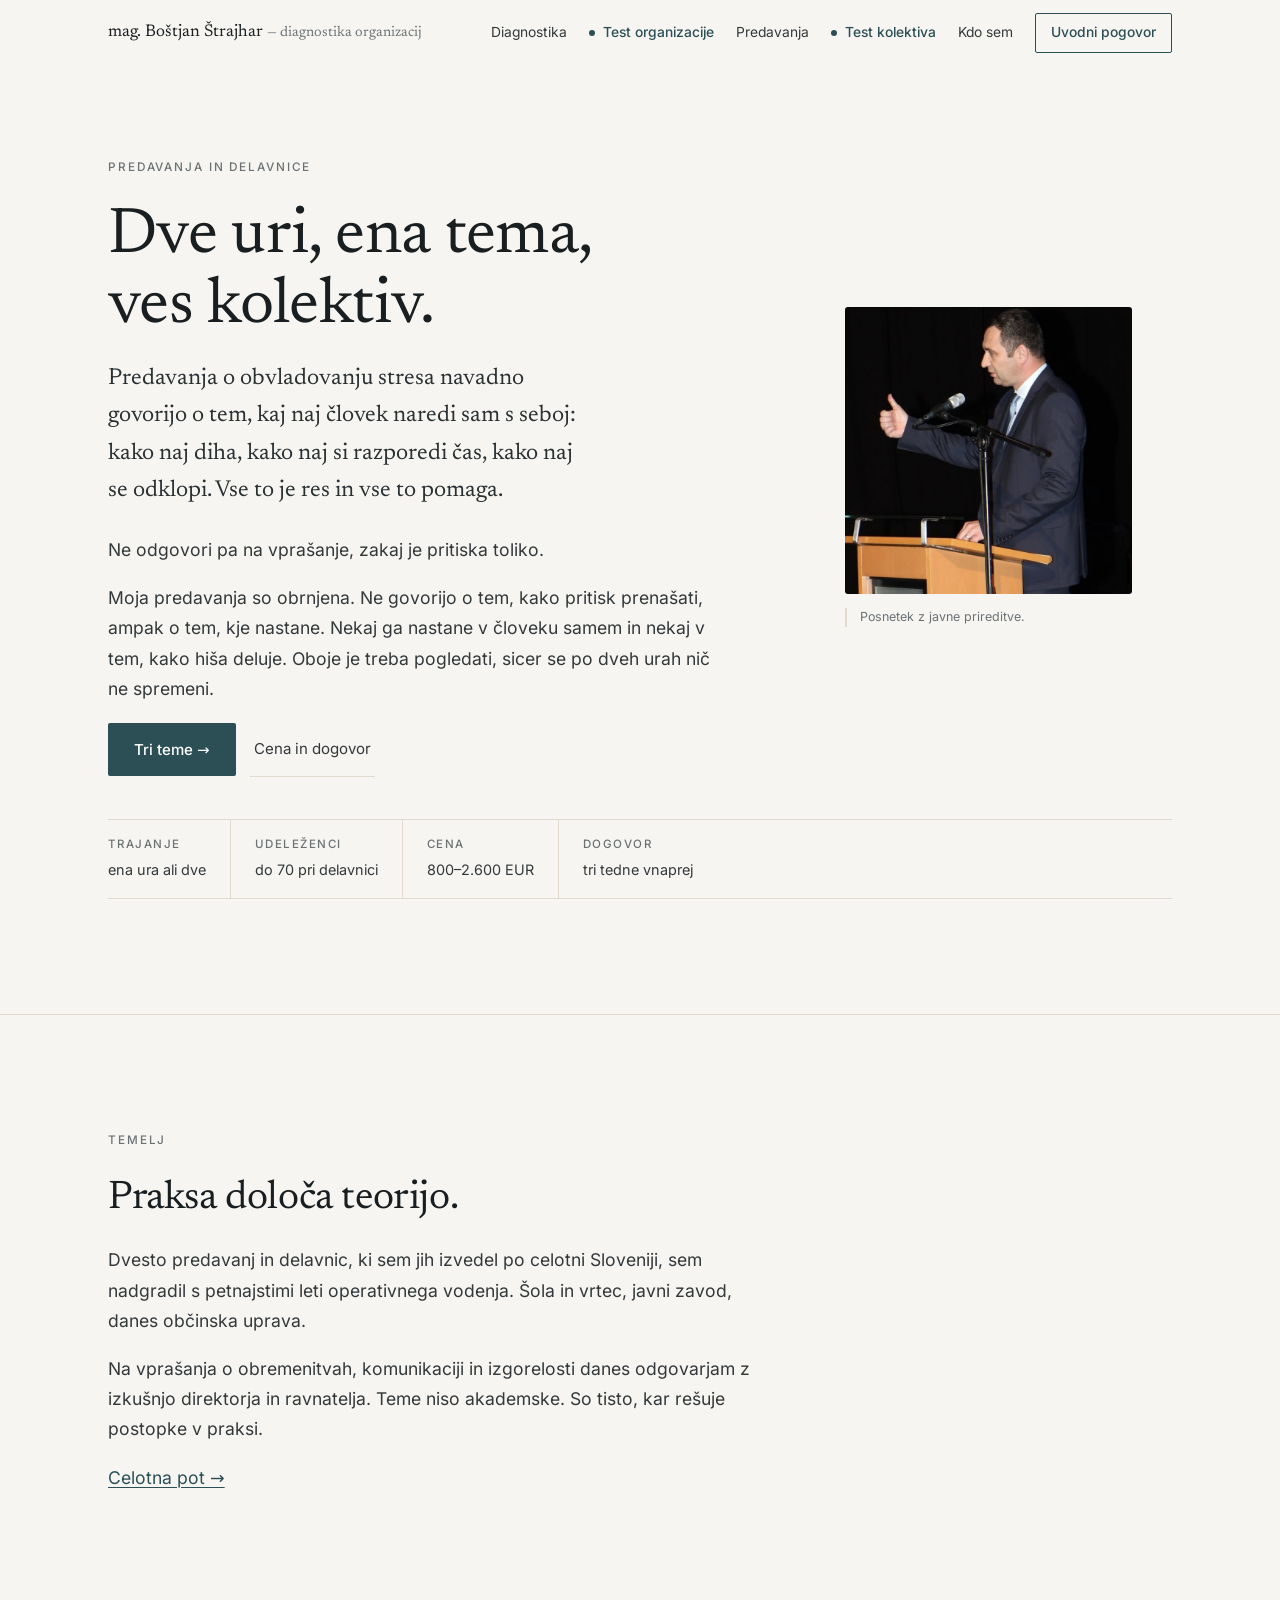
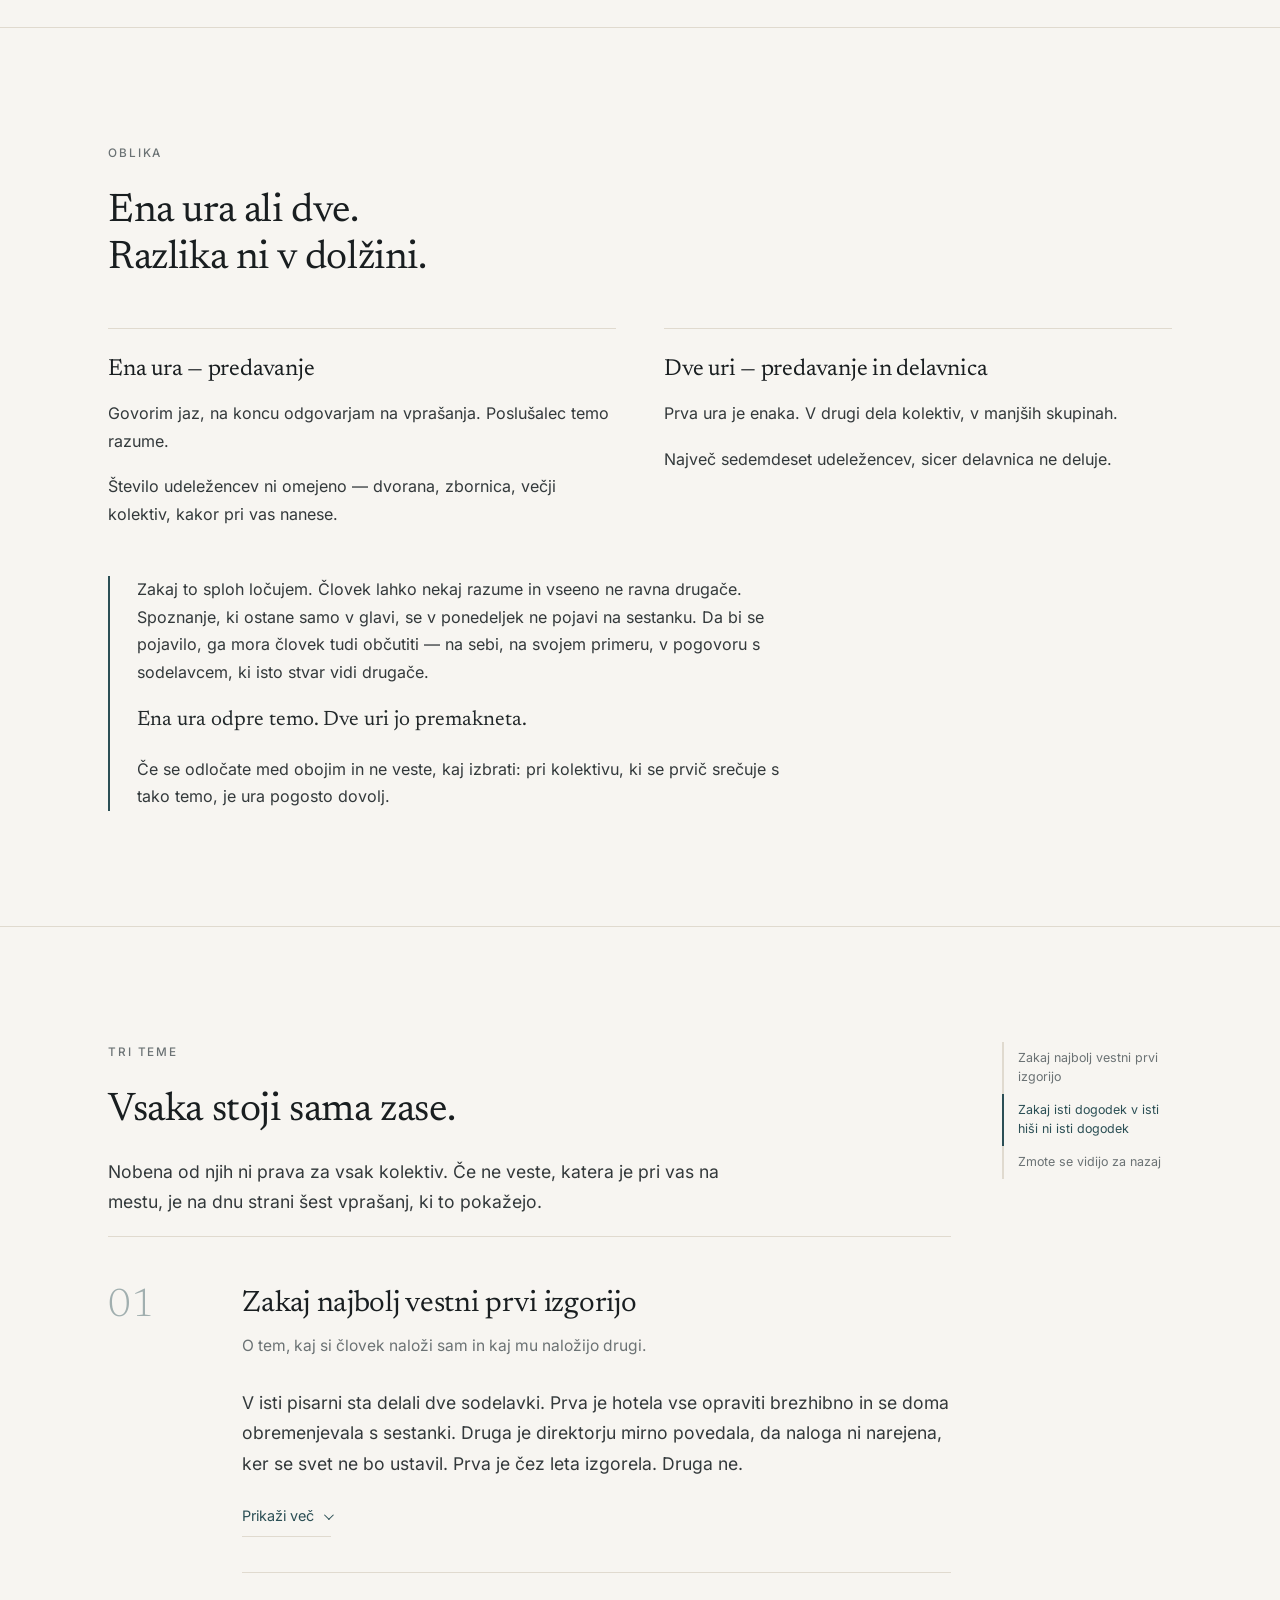
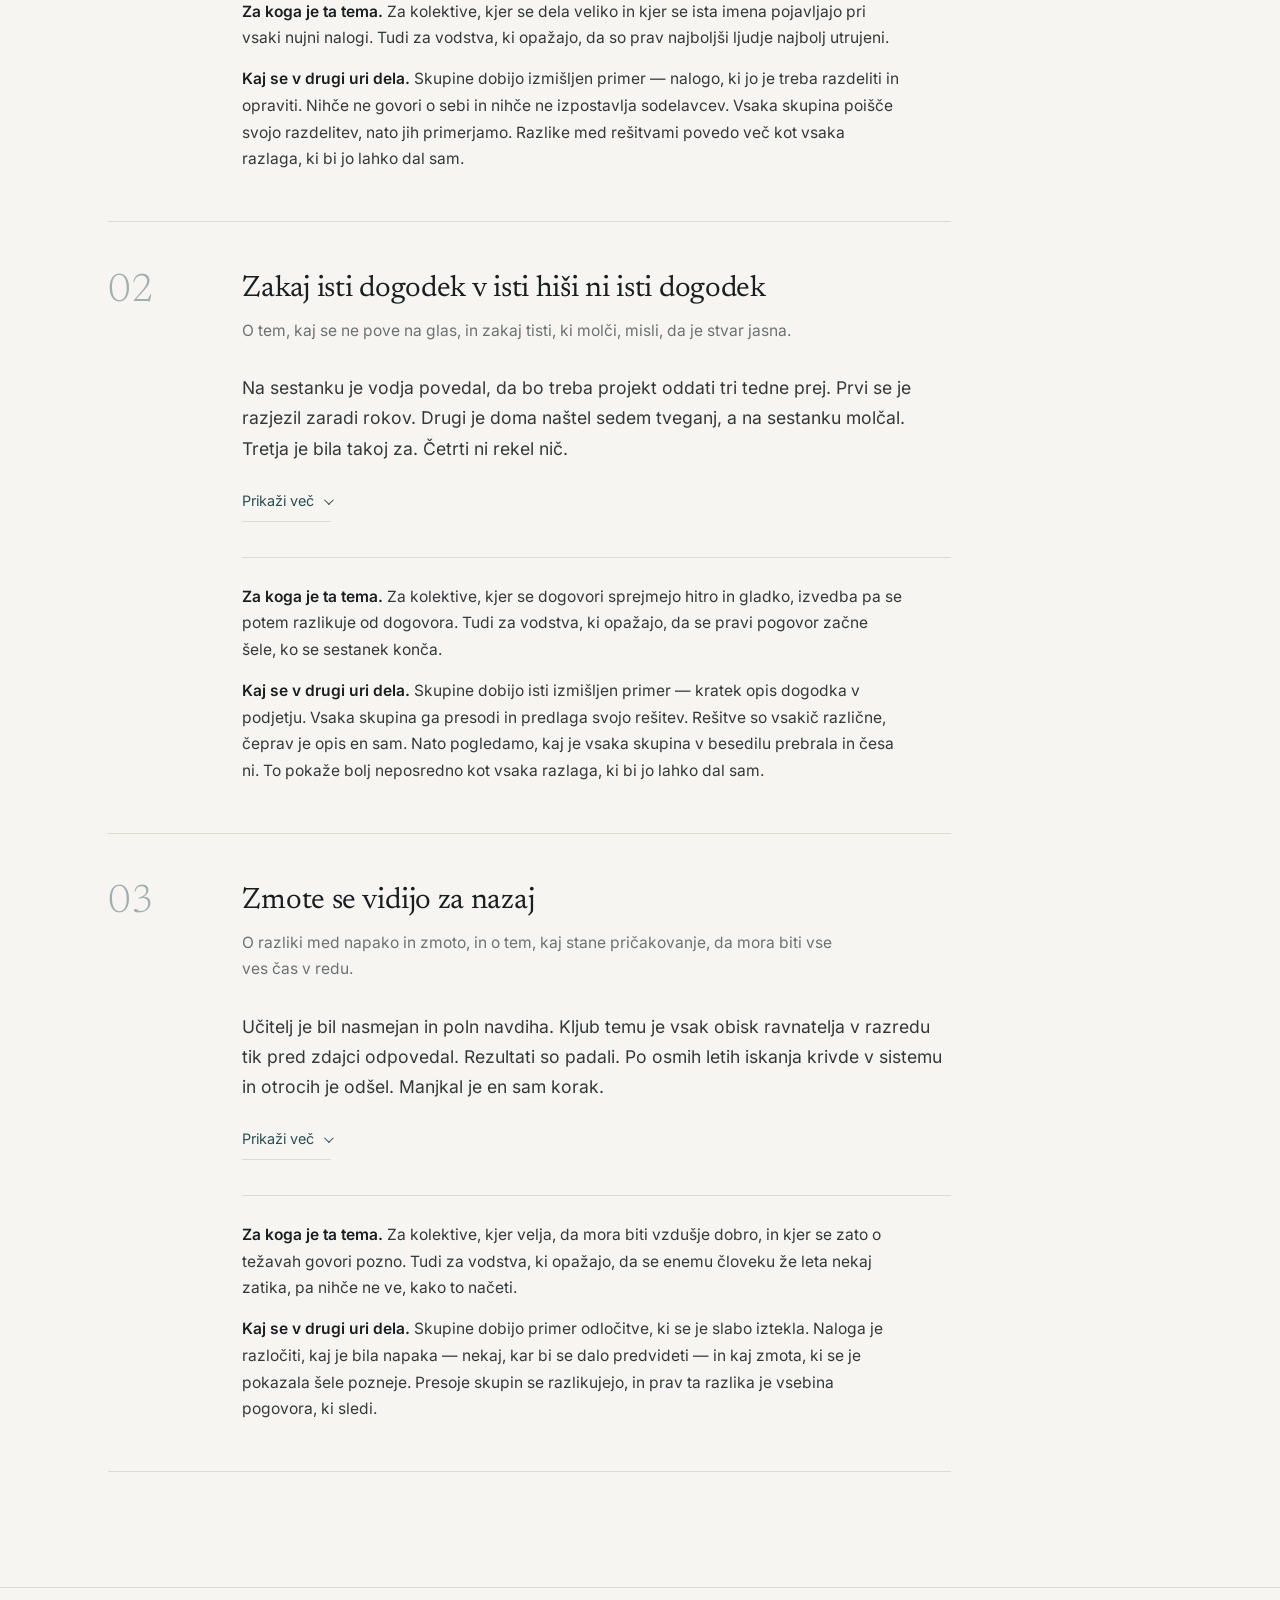
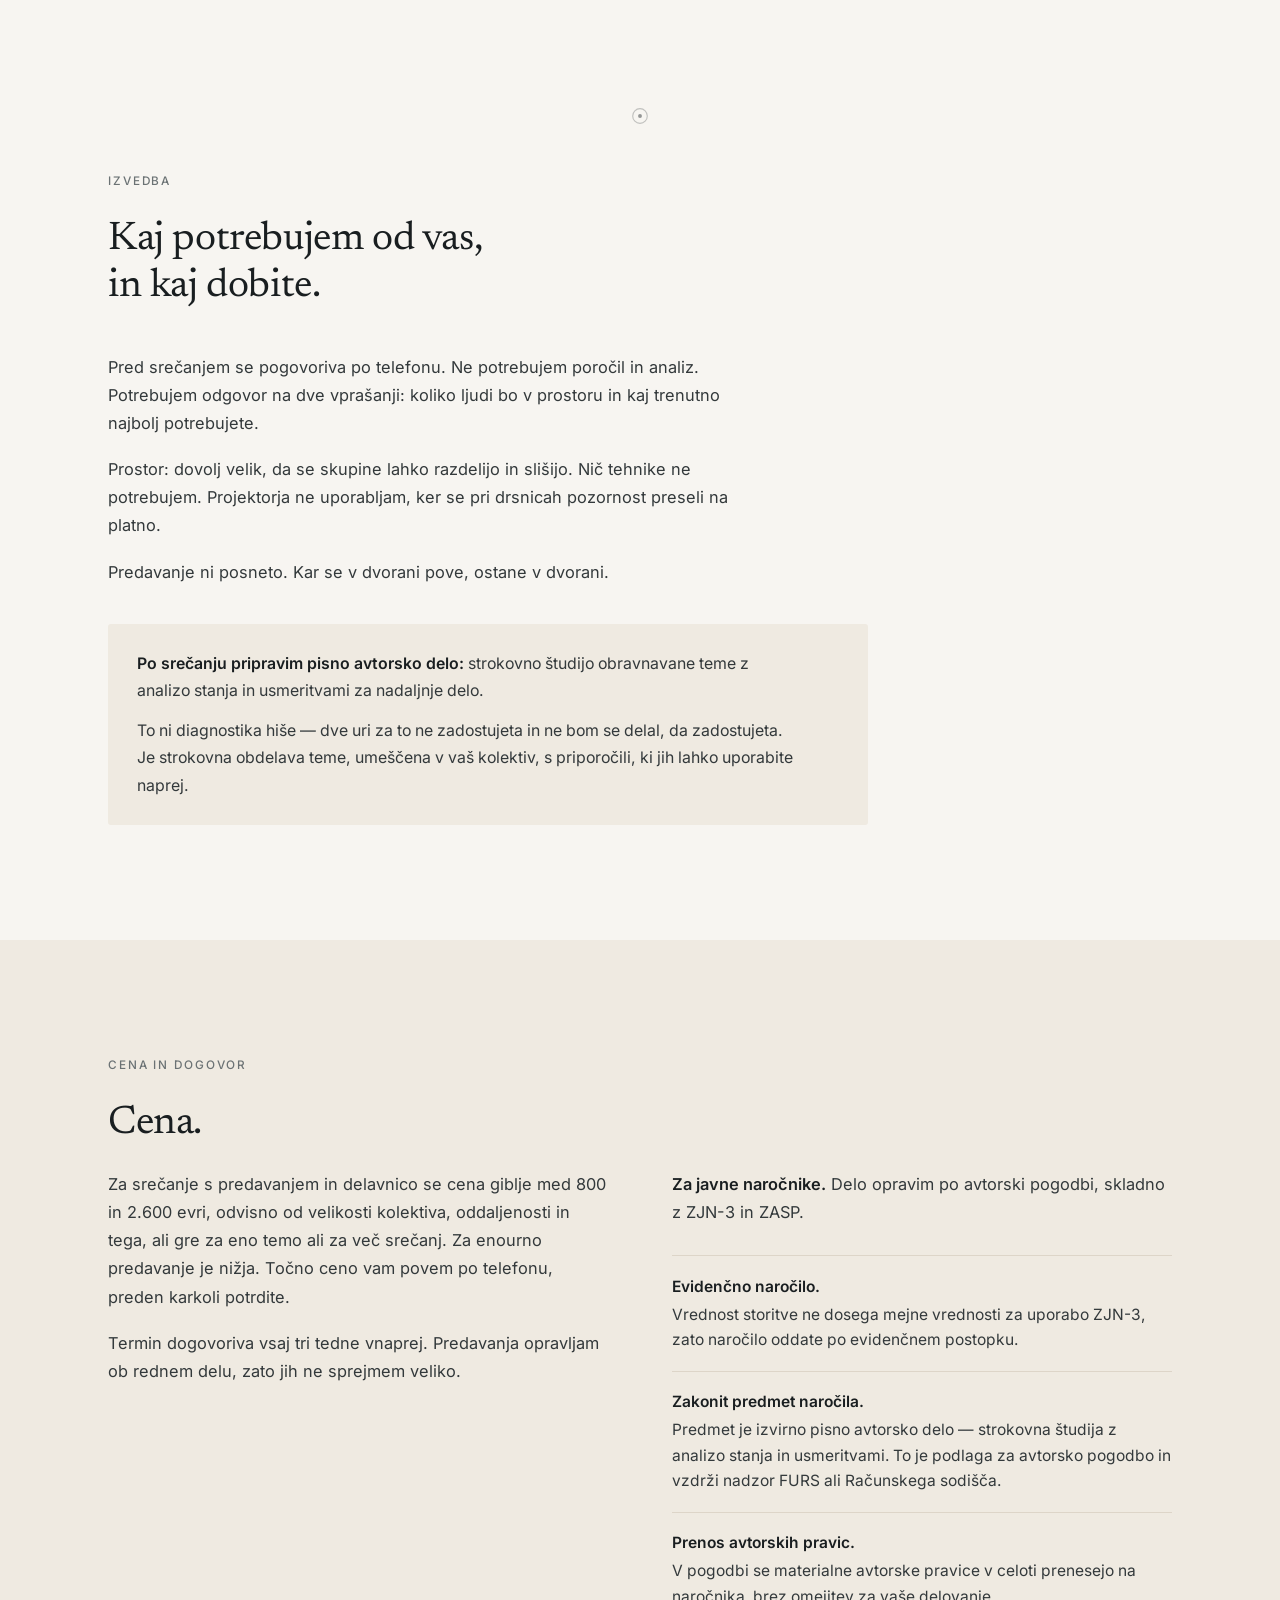
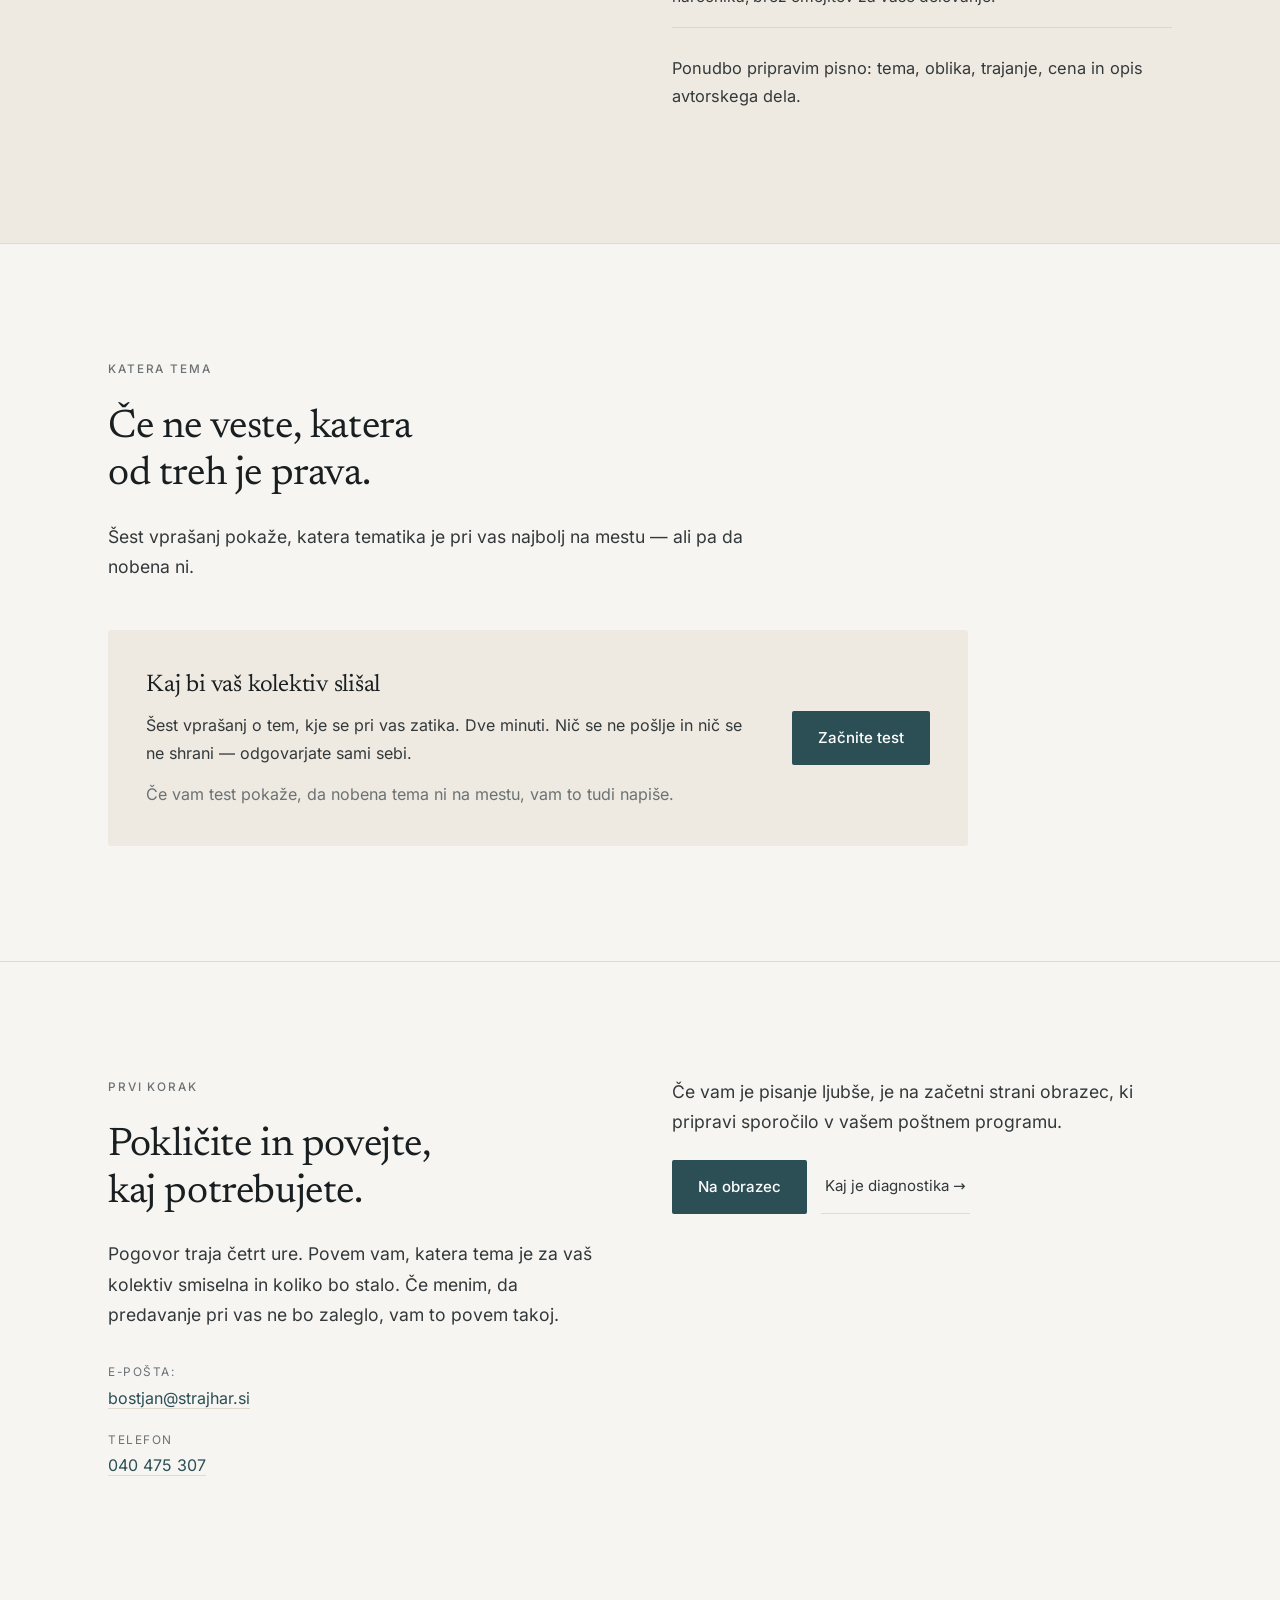
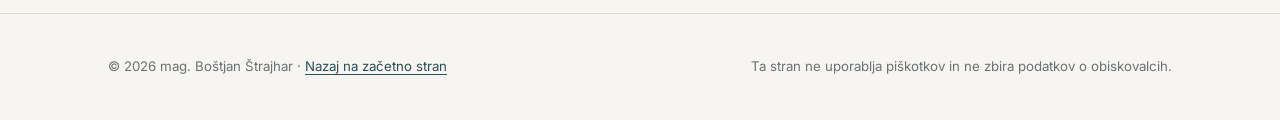
<file: predavanja.html>
<!DOCTYPE html>
<html lang="sl">
<head>
<meta charset="utf-8">
<meta name="viewport" content="width=device-width, initial-scale=1">
<title>Predavanja in delavnice za kolektive — mag. Boštjan Štrajhar</title>
<meta name="description" content="Ena ura ali dve s kolektivom o eni sami temi. Ne o tem, kako pritisk prenašati, ampak o tem, kje nastane. Tri teme, do 70 udeležencev, pisno avtorsko delo po srečanju.">
<meta name="author" content="mag. Boštjan Štrajhar">
<link rel="canonical" href="https://bostjanstrajhar-ops.github.io/predavanja.html">
<meta property="og:type" content="website">
<meta property="og:locale" content="sl_SI">
<meta property="og:url" content="https://bostjanstrajhar-ops.github.io/predavanja.html">
<meta property="og:site_name" content="mag. Boštjan Štrajhar">
<meta property="og:title" content="Predavanja in delavnice za kolektive — mag. Boštjan Štrajhar">
<meta property="og:description" content="Ne o tem, kako pritisk prenašati, ampak o tem, kje nastane. Tri teme za kolektive.">
<meta property="og:image" content="https://bostjanstrajhar-ops.github.io/predavanje.jpg">
<meta property="og:image:width" content="780">
<meta property="og:image:height" content="780">
<meta property="og:image:alt" content="mag. Boštjan Štrajhar med govorom">
<meta name="twitter:card" content="summary_large_image">
<meta name="theme-color" content="#f7f5f1">
<link rel="icon" href="data:image/svg+xml,%3Csvg xmlns='http://www.w3.org/2000/svg' viewBox='0 0 32 32'%3E%3Crect width='32' height='32' fill='%23f7f5f1'/%3E%3Ccircle cx='16' cy='16' r='9' fill='none' stroke='%232b4f55' stroke-width='1.6'/%3E%3Ccircle cx='16' cy='16' r='2.6' fill='%232b4f55'/%3E%3C/svg%3E">

<link rel="stylesheet" href="slog.css">
<link rel="preload" href="newsreader-latin-ext-400-normal.woff2" as="font" type="font/woff2" crossorigin>
<link rel="preload" href="inter-latin-ext-400-normal.woff2" as="font" type="font/woff2" crossorigin>

<style>
/* Slog te strani. Skupni slog je v slog.css. */
html{scroll-padding-top:112px}

/* ---------- hero ---------- */
.hero{border-top:0;padding-top:clamp(3rem,7vw,6rem)}
.hero-mreza{display:grid;grid-template-columns:1.35fr .8fr;gap:clamp(2rem,6vw,5rem);align-items:center}
.hero h1{max-width:15ch}
.hero .uvod{margin-bottom:1.6rem}
.hero-foto img{width:100%;height:auto;display:block;border-radius:3px;filter:saturate(.9)}
.hero-foto figcaption{
  font-size:.78rem;color:var(--tiho);margin-top:.85rem;line-height:1.5;
  border-left:2px solid var(--crta);padding-left:.85rem;
}
@media(max-width:860px){
  .hero-mreza{grid-template-columns:1fr;gap:2.4rem}
  .hero-foto{max-width:340px}
}

/* Vrstica s podatki: kdor je prišel po ceno in obliko, jo najde takoj. */
.podatkovna{
  display:flex;flex-wrap:wrap;margin:2.6rem 0 0;padding:0;list-style:none;
  border-top:1px solid var(--crta);border-bottom:1px solid var(--crta);
}
.podatkovna li{
  padding:.95rem 1.5rem .95rem 0;margin-right:1.5rem;font-size:.9rem;color:var(--tekst);
  border-right:1px solid var(--crta);
}
.podatkovna li:last-child{border-right:0;margin-right:0;padding-right:0}
.podatkovna b{display:block;font-size:.72rem;letter-spacing:.13em;text-transform:uppercase;
  color:var(--tiho);font-weight:500;margin-bottom:.2rem}
@media(max-width:700px){
  .podatkovna li{width:50%;border-right:0;padding:.85rem 0;margin-right:0}
  .podatkovna li:nth-child(odd){padding-right:1rem}
}

/* ---------- znak: krog s piko, isti motiv kot v ikoni strani ---------- */
.znak{display:block;margin:0 auto;opacity:.5}

/* ---------- dve obliki ---------- */
.obliki{display:grid;grid-template-columns:1fr 1fr;gap:clamp(1.6rem,4vw,3rem);margin-top:2.8rem}
.oblika{border-top:1px solid var(--crta);padding-top:1.6rem}
.oblika h3{font-family:"Newsreader",Georgia,serif;font-size:1.45rem;font-weight:400;margin-bottom:.9rem}
.oblika p{font-size:1rem}
.oblika p:last-child{margin-bottom:0}
.zakaj-locim{margin-top:3rem;max-width:720px;border-left:2px solid var(--poudarek);padding-left:1.7rem}
.zakaj-locim p{font-size:1rem}
.zakaj-locim p:last-child{margin-bottom:0}
.zakaj-locim .poanta{
  font-family:"Newsreader",Georgia,serif;font-size:clamp(1.12rem,2vw,1.3rem);
  line-height:1.55;color:#22282a;
}
@media(max-width:700px){.obliki{grid-template-columns:1fr;gap:2rem}}

/* ---------- teme ---------- */
.tema{
  display:grid;grid-template-columns:96px 1fr;gap:clamp(1rem,3vw,2.6rem);
  padding:3rem 0;border-top:1px solid var(--crta);scroll-margin-top:130px;
}
.teme .tema:last-of-type{border-bottom:1px solid var(--crta)}
.tema-st{
  font-family:"Newsreader",Georgia,serif;font-size:2.5rem;line-height:1;
  color:var(--poudarek);opacity:.42;font-weight:300;padding-top:.1rem;
}
.tema h3{font-family:"Newsreader",Georgia,serif;font-size:clamp(1.5rem,2.6vw,1.85rem);font-weight:400;margin-bottom:.5rem}
.tema .podnaslov{color:var(--tiho);font-size:.97rem;margin-bottom:1.8rem;max-width:60ch}
.tema p{max-width:66ch}
.tema .poanta{
  border-left:2px solid var(--poudarek);padding-left:1.5rem;margin:1.9rem 0;
  font-family:"Newsreader",Georgia,serif;font-size:clamp(1.12rem,2vw,1.3rem);
  line-height:1.55;color:#252b2d;max-width:56ch;
}
.tema-pod{margin-top:2.2rem;padding-top:1.6rem;border-top:1px solid var(--crta);max-width:66ch}
.tema-pod p{font-size:.97rem;margin-bottom:.9rem}
.tema-pod p:last-child{margin-bottom:0}
.tema-pod b{color:var(--crnilo);font-weight:600}
@media(max-width:620px){
  .tema{grid-template-columns:1fr;gap:.4rem;padding:2.4rem 0}
  .tema-st{font-size:1.6rem}
}

/* Tiho vodilo ob strani: pove, katera tema je v pogledu. Na ožjem zaslonu ga ni. */
.teme-mreza{display:grid;grid-template-columns:1fr 170px;gap:clamp(2rem,4vw,3.4rem)}
.teme-mreza > .vsebina{min-width:0}
/* Stolpec se razteza čez vso višino; lepi se šele vodilo v njem. */
.vodilo-stolpec{order:2}
.vodilo{
  position:sticky;top:110px;
  font-size:.78rem;line-height:1.5;color:var(--tiho);
}
.vodilo ol{list-style:none;padding:0;margin:0}
.vodilo li{padding:.45rem 0 .45rem .9rem;border-left:2px solid var(--crta);transition:color .2s,border-color .2s}
.vodilo li.tu{color:var(--poudarek);border-left-color:var(--poudarek)}
.vodilo a{color:inherit;text-decoration:none}
@media(max-width:1180px){
  .teme-mreza{display:block}
  .vodilo-stolpec{display:none}
}


/* Daljše zgodbe so zvite; obiskovalec jih razpre sam. Brez skripte — <details>. */
.vec{margin:.2rem 0 1.15rem;max-width:var(--besedilo)}
.vec > summary{
  list-style:none;cursor:pointer;display:inline-flex;align-items:center;gap:.6rem;
  color:var(--poudarek);font-size:.9rem;padding:7px 0;
  border-bottom:1px solid var(--crta);width:auto;
}
.vec > summary::-webkit-details-marker{display:none}
.vec > summary::after{
  content:"";width:6px;height:6px;flex:none;
  border-right:1.5px solid currentColor;border-bottom:1.5px solid currentColor;
  transform:rotate(45deg) translateY(-2px);transition:transform .2s;
}
.vec[open] > summary::after{transform:rotate(-135deg) translateY(1px)}
.vec > summary:hover{color:var(--crnilo);border-bottom-color:var(--poudarek)}
.vec > summary:focus-visible{outline:2px solid var(--poudarek);outline-offset:3px}
.vec .zapri{display:none}
.vec[open] .odpri{display:none}
.vec[open] .zapri{display:inline}
.vec-vsebina{padding-top:1.3rem}
.vec-vsebina > :last-child{margin-bottom:0}
@media(max-width:620px){.vec > summary{padding:11px 0;font-size:.95rem}}

/* ---------- kako poteka ---------- */
.poteka{max-width:760px;margin-top:2.6rem}
.poteka p{font-size:1.02rem}
.poteka .studija{
  margin-top:2.4rem;padding:1.6rem 1.8rem;background:var(--papir-topel);border-radius:3px;
}
.poteka .studija p{margin:0;font-size:.99rem}
.poteka .studija p + p{margin-top:.8rem}

/* ---------- cena ---------- */
.cena{background:var(--papir-topel);border-top:0}
.cena-mreza{display:grid;grid-template-columns:1fr 1fr;gap:clamp(2rem,5vw,4rem);align-items:start}
.cena p{font-size:1.02rem}
.javni-seznam{list-style:none;padding:0;margin:1.8rem 0 0}
.javni-seznam li{padding:1.1rem 0;border-bottom:1px solid #ddd5c8;font-size:.97rem;line-height:1.65}
.javni-seznam li:first-child{border-top:1px solid #ddd5c8}
.javni-seznam b{display:block;color:var(--crnilo);font-weight:600;margin-bottom:.15rem}
@media(max-width:820px){.cena-mreza{grid-template-columns:1fr;gap:2.4rem}}

/* ---------- vabilo na test ---------- */
.vabilo{
  margin-top:3rem;max-width:860px;background:var(--papir-topel);
  border-radius:3px;padding:clamp(1.7rem,3.5vw,2.4rem);
  display:grid;grid-template-columns:1fr auto;gap:clamp(1.4rem,3vw,2.6rem);align-items:center;
}
.vabilo h3{font-family:"Newsreader",Georgia,serif;font-size:1.5rem;font-weight:400;margin-bottom:.7rem}
.vabilo p{margin-bottom:.7rem;font-size:1rem}
.vabilo p:last-child{margin-bottom:0}
.vabilo .gumb{white-space:nowrap}
@media(max-width:700px){
  .vabilo{grid-template-columns:1fr;align-items:stretch}
  .vabilo .gumb{text-align:center}
}

/* .drobno je sicer opredeljen v index.html; tu ga potrebujeva tudi sama. */
.drobno{font-size:.79rem;color:var(--tiho);line-height:1.55;margin:.95rem 0 0}

/* ---------- kontakt ---------- */
.kontakt-mreza{display:grid;grid-template-columns:1fr 1fr;gap:clamp(2rem,5vw,4rem);align-items:start}
.podatki{list-style:none;padding:0;margin:2rem 0 0}
.podatki li{margin-bottom:1.1rem;font-size:1rem}
.podatki .oznaka-mala{display:block;font-size:.74rem;letter-spacing:.13em;text-transform:uppercase;color:var(--tiho);margin-bottom:.15rem}
.podatki a{text-decoration:none;border-bottom:1px solid var(--crta)}
.podatki a:hover{border-bottom-color:var(--poudarek)}
@media(max-width:820px){.kontakt-mreza{grid-template-columns:1fr}}
/* Enak odmik navedkov na telefonu kot pri .navedek in .merilo v slog.css. */
@media(max-width:620px){.zakaj-locim,.tema .poanta{padding-left:1.3rem}}
</style>
</head>

<body>
<a class="skip" href="#vsebina">Preskoči na vsebino</a>

<header class="glava" id="glava">
  <div class="ovoj">
    <a class="logo" href="index.html">mag. Boštjan Štrajhar <span>— diagnostika organizacij</span></a>
    <button class="meni-gumb" id="meni-gumb" type="button"
            aria-expanded="false" aria-controls="meni" aria-label="Odpri meni">
      <svg width="26" height="18" viewBox="0 0 26 18" fill="none" aria-hidden="true">
        <path class="crta c1" d="M1 1h24"/>
        <path class="crta c2" d="M1 9h24"/>
        <path class="crta c3" d="M1 17h24"/>
      </svg>
    </button>
    <nav class="meni" id="meni" aria-label="Glavni meni">
      <a href="diagnostika.html">Diagnostika</a>
      <a class="meni-test" href="test.html"><span class="kratko">Test organizacije</span><span class="dolgo">Test organizacijske realnosti</span></a>
      <a href="predavanja.html" aria-current="page">Predavanja</a>
      <a class="meni-test" href="test-predavanja.html"><span class="kratko">Test kolektiva</span><span class="dolgo">Kaj bi vaš kolektiv slišal</span></a>
      <a href="pot.html">Kdo sem</a>
      <a class="gumb-mali" href="index.html#kontakt">Uvodni pogovor</a>
    </nav>
  </div>
</header>

<main id="vsebina">

<!-- ============ HERO ============ -->
<section class="hero">
  <div class="ovoj">
    <div class="hero-mreza">
      <div>
        <span class="oznaka">Predavanja in delavnice</span>
        <h1>Dve uri, ena tema,<br>ves kolektiv.</h1>
        <p class="uvod">Predavanja o obvladovanju stresa navadno govorijo o tem, kaj naj človek naredi sam s seboj: kako naj diha, kako naj si razporedi čas, kako naj se odklopi. Vse to je res in vse to pomaga.</p>
        <p>Ne odgovori pa na vprašanje, zakaj je pritiska toliko.</p>
        <p>Moja predavanja so obrnjena. Ne govorijo o tem, kako pritisk prenašati, ampak o tem, kje nastane. Nekaj ga nastane v človeku samem in nekaj v tem, kako hiša deluje. Oboje je treba pogledati, sicer se po dveh urah nič ne spremeni.</p>
        <div class="gumbi">
          <a class="gumb" href="#teme">Tri teme →</a>
          <a class="gumb-obris" href="#cena">Cena in dogovor</a>
        </div>
      </div>
      <figure class="hero-foto">
        <img src="predavanje.jpg" alt="mag. Boštjan Štrajhar med govorom" width="780" height="780" loading="eager">
        <figcaption>Posnetek z javne prireditve.</figcaption>
      </figure>
    </div>

    <ul class="podatkovna">
      <li><b>Trajanje</b>ena ura ali dve</li>
      <li><b>Udeleženci</b>do 70 pri delavnici</li>
      <li><b>Cena</b>800–2.600 EUR</li>
      <li><b>Dogovor</b>tri tedne vnaprej</li>
    </ul>
  </div>
</section>

<!-- ============ REFERENCA ============ -->
<section id="od-kod">
  <div class="ovoj">
    <span class="oznaka">Temelj</span>
    <h2>Praksa določa teorijo.</h2>
    <p>Dvesto predavanj in delavnic, ki sem jih izvedel po celotni Sloveniji, sem nadgradil s petnajstimi leti operativnega vodenja. Šola in vrtec, javni zavod, danes občinska uprava.</p>
    <p>Na vprašanja o obremenitvah, komunikaciji in izgorelosti danes odgovarjam z izkušnjo direktorja in ravnatelja. Teme niso akademske. So tisto, kar rešuje postopke v praksi.</p>
    <p><a href="pot.html">Celotna pot →</a></p>
  </div>
</section>

<!-- ============ DVE OBLIKI ============ -->
<section id="obliki">
  <div class="ovoj">
    <span class="oznaka">Oblika</span>
    <h2>Ena ura ali dve.<br>Razlika ni v dolžini.</h2>

    <div class="obliki">
      <div class="oblika">
        <h3>Ena ura — predavanje</h3>
        <p>Govorim jaz, na koncu odgovarjam na vprašanja. Poslušalec temo razume.</p>
        <p>Število udeležencev ni omejeno — dvorana, zbornica, večji kolektiv, kakor pri vas nanese.</p>
      </div>
      <div class="oblika">
        <h3>Dve uri — predavanje in delavnica</h3>
        <p>Prva ura je enaka. V drugi dela kolektiv, v manjših skupinah.</p>
        <p>Največ sedemdeset udeležencev, sicer delavnica ne deluje.</p>
      </div>
    </div>

    <div class="zakaj-locim">
      <p>Zakaj to sploh ločujem. Človek lahko nekaj razume in vseeno ne ravna drugače. Spoznanje, ki ostane samo v glavi, se v ponedeljek ne pojavi na sestanku. Da bi se pojavilo, ga mora človek tudi občutiti — na sebi, na svojem primeru, v pogovoru s sodelavcem, ki isto stvar vidi drugače.</p>
      <p class="poanta">Ena ura odpre temo. Dve uri jo premakneta.</p>
      <p>Če se odločate med obojim in ne veste, kaj izbrati: pri kolektivu, ki se prvič srečuje s tako temo, je ura pogosto dovolj.</p>
    </div>
  </div>
</section>

<!-- ============ TRI TEME ============ -->
<section id="teme">
  <div class="ovoj">

    <div class="teme-mreza">
    <div class="vodilo-stolpec">
    <nav class="vodilo" aria-label="Teme">
      <ol>
        <li data-tema="tema-1"><a href="#tema-1">Zakaj najbolj vestni prvi izgorijo</a></li>
        <li data-tema="tema-2"><a href="#tema-2">Zakaj isti dogodek v isti hiši ni isti dogodek</a></li>
        <li data-tema="tema-3"><a href="#tema-3">Zmote se vidijo za nazaj</a></li>
      </ol>
    </nav>
    </div>

    <div class="vsebina">
    <span class="oznaka">Tri teme</span>
    <h2>Vsaka stoji sama zase.</h2>
    <p>Nobena od njih ni prava za vsak kolektiv. Če ne veste, katera je pri vas na mestu, je na dnu strani šest vprašanj, ki to pokažejo.</p>

    <div class="teme">

      <article class="tema" id="tema-1">
        <div class="tema-st">01</div>
        <div>
          <h3>Zakaj najbolj vestni prvi izgorijo</h3>
          <p class="podnaslov">O tem, kaj si človek naloži sam in kaj mu naložijo drugi.</p>

          <p>V isti pisarni sta delali dve sodelavki. Prva je hotela vse opraviti brezhibno in se doma obremenjevala s sestanki. Druga je direktorju mirno povedala, da naloga ni narejena, ker se svet ne bo ustavil. Prva je čez leta izgorela. Druga ne.</p>
          <details class="vec">
            <summary><span class="odpri">Prikaži več</span><span class="zapri">Prikaži manj</span></summary>
            <div class="vec-vsebina">
              <p>Iz tega je lahko potegniti napačen sklep — da je težava v vestnosti. Hiša, v kateri bi bili vsi kot druga sodelavka, ne bi delovala niti mesec dni.</p>
              <p class="poanta">Zanimivo vprašanje je drugo: zakaj je prva nosila toliko, in zakaj tega nihče ni ustavil.</p>
              <p>Del odgovora je v njej. Človek si mero postavi sam in nekateri si jo postavijo tako visoko, da je ni mogoče doseči. To se da prepoznati in tega se da naučiti — regulirati ni isto kot popustiti.</p>
              <p>Del odgovora je v hiši. Kadar odgovornost ni jasno razdeljena, jo prevzamejo najbolj vestni. Ne zato, ker bi jim jo kdo naložil, ampak zato, ker ne prenesejo, da bi nekaj ostalo nenarejeno. Delo se opravi, torej je videti, da sistem deluje. Da deluje na hrbtu treh ljudi, se pokaže šele, ko eden od njih odide ali obstane.</p>
              <p>In takrat organizacija to navadno razume kot njegovo osebno šibkost.</p>
            </div>
          </details>

          <div class="tema-pod">
            <p><b>Za koga je ta tema.</b> Za kolektive, kjer se dela veliko in kjer se ista imena pojavljajo pri vsaki nujni nalogi. Tudi za vodstva, ki opažajo, da so prav najboljši ljudje najbolj utrujeni.</p>
            <p><b>Kaj se v drugi uri dela.</b> Skupine dobijo izmišljen primer — nalogo, ki jo je treba razdeliti in opraviti. Nihče ne govori o sebi in nihče ne izpostavlja sodelavcev. Vsaka skupina poišče svojo razdelitev, nato jih primerjamo. Razlike med rešitvami povedo več kot vsaka razlaga, ki bi jo lahko dal sam.</p>
          </div>
        </div>
      </article>

      <article class="tema" id="tema-2">
        <div class="tema-st">02</div>
        <div>
          <h3>Zakaj isti dogodek v isti hiši ni isti dogodek</h3>
          <p class="podnaslov">O tem, kaj se ne pove na glas, in zakaj tisti, ki molči, misli, da je stvar jasna.</p>

          <p>Na sestanku je vodja povedal, da bo treba projekt oddati tri tedne prej. Prvi se je razjezil zaradi rokov. Drugi je doma naštel sedem tveganj, a na sestanku molčal. Tretja je bila takoj za. Četrti ni rekel nič.</p>
          <details class="vec">
            <summary><span class="odpri">Prikaži več</span><span class="zapri">Prikaži manj</span></summary>
            <div class="vec-vsebina">
              <p class="poanta">Vsi štirje so imeli prav. Nobeden ni imel cele slike.</p>
              <p>Tri tedne pozneje se je projekt ustavil natanko na tveganju, ki ga je drugi našteval doma. Prvi je bil prepričan, da je bila stvar vseskozi nedorečena. Tretja je bila presenečena. Četrti ne.</p>
              <p>To ni zgodba o slabi komunikaciji. Vsi štirje so komunicirali normalno.</p>
              <p>Zgodba je o tem, da človek predpostavlja, da drugi vidijo isto, kar vidi on. Prav tisto, kar se ne pove, ker se zdi samoumevno, pa je navadno tisto, česar drugi ne vidijo.</p>
              <p>V kolektivu se to sešteje. Vsak nosi svoj del slike in vsak misli, da je slika ena sama. Sestanek se konča, vsi prikimajo, in vsak odide z drugačnim razumevanjem istega dogovora.</p>
              <p>Molk pri tem ni znak strinjanja. Pogosto je znak, da človek ne ve, kako povedati stvar, ki se mu zdi prezgodnja, pretežka ali preveč osebna.</p>
            </div>
          </details>

          <div class="tema-pod">
            <p><b>Za koga je ta tema.</b> Za kolektive, kjer se dogovori sprejmejo hitro in gladko, izvedba pa se potem razlikuje od dogovora. Tudi za vodstva, ki opažajo, da se pravi pogovor začne šele, ko se sestanek konča.</p>
            <p><b>Kaj se v drugi uri dela.</b> Skupine dobijo isti izmišljen primer — kratek opis dogodka v podjetju. Vsaka skupina ga presodi in predlaga svojo rešitev. Rešitve so vsakič različne, čeprav je opis en sam. Nato pogledamo, kaj je vsaka skupina v besedilu prebrala in česa ni. To pokaže bolj neposredno kot vsaka razlaga, ki bi jo lahko dal sam.</p>
          </div>
        </div>
      </article>

      <article class="tema" id="tema-3">
        <div class="tema-st">03</div>
        <div>
          <h3>Zmote se vidijo za nazaj</h3>
          <p class="podnaslov">O razliki med napako in zmoto, in o tem, kaj stane pričakovanje, da mora biti vse ves čas v redu.</p>

          <p>Učitelj je bil nasmejan in poln navdiha. Kljub temu je vsak obisk ravnatelja v razredu tik pred zdajci odpovedal. Rezultati so padali. Po osmih letih iskanja krivde v sistemu in otrocih je odšel. Manjkal je en sam korak.</p>
          <details class="vec">
            <summary><span class="odpri">Prikaži več</span><span class="zapri">Prikaži manj</span></summary>
            <div class="vec-vsebina">
              <p>Da bi sam pri sebi priznal, da potrebuje pomoč.</p>
              <p>Zdaj razlika, na kateri stoji vse predavanje.</p>
              <p><b>Zmote so naraven del napredka in učenja.</b> Vendar pa moramo biti pozorni: ko se napake začnejo ponavljati, to ni več stvar trenutne nepazljivosti, ampak znak, da škripa nekje v procesu. Takrat ne rešujemo več ljudi, ampak moramo popraviti sistem.</p>
              <p><b>Zmote ne moreš predvideti.</b> Zmota se pokaže šele za nazaj, ko je odločitev že sprejeta. Danes skoraj ni mogoče pripraviti prodajnega načrta, pouka ali dokumentacije, ki ne bo vsebovala nobene zmote.</p>
              <p>Kdor tega ne loči, začne vsako zmoto obravnavati kot napako — torej kot nekaj, česar nekdo ni predvidel, čeprav bi moral. In od tod je do iskanja krivca en korak.</p>
              <p>Zato se v organizaciji, kjer mora biti vse ves čas v redu, nihče ne izpostavi. Vsi so nasmejani, vsi so pozitivni, in nihče ne pusti nikogar v svoj razred.</p>
              <p>Opazil sem še nekaj. Ljudje pogosto z veliko vnemo priznavamo majhne napake in se nanje osredotočamo — natanko toliko, da nam ni treba pogledati velikih.</p>
              <p class="poanta">Vsi imamo sence. Ni narobe, da jih imamo. Narobe je, kadar se pretvarjamo, da jih nimamo.</p>
            </div>
          </details>

          <div class="tema-pod">
            <p><b>Za koga je ta tema.</b> Za kolektive, kjer velja, da mora biti vzdušje dobro, in kjer se zato o težavah govori pozno. Tudi za vodstva, ki opažajo, da se enemu človeku že leta nekaj zatika, pa nihče ne ve, kako to načeti.</p>
            <p><b>Kaj se v drugi uri dela.</b> Skupine dobijo primer odločitve, ki se je slabo iztekla. Naloga je razločiti, kaj je bila napaka — nekaj, kar bi se dalo predvideti — in kaj zmota, ki se je pokazala šele pozneje. Presoje skupin se razlikujejo, in prav ta razlika je vsebina pogovora, ki sledi.</p>
          </div>
        </div>
      </article>

    </div>
    </div>
    </div>
  </div>
</section>

<!-- ============ KAKO POTEKA ============ -->
<section id="poteka">
  <div class="ovoj">
    <svg class="znak" width="26" height="26" viewBox="0 0 32 32" aria-hidden="true">
      <circle cx="16" cy="16" r="9" fill="none" stroke="currentColor" stroke-width="1.4" opacity=".55"/>
      <circle cx="16" cy="16" r="2.4" fill="currentColor"/>
    </svg>
    <span class="oznaka" style="margin-top:2.6rem;display:block">Izvedba</span>
    <h2>Kaj potrebujem od vas,<br>in kaj dobite.</h2>

    <div class="poteka">
      <p>Pred srečanjem se pogovoriva po telefonu. Ne potrebujem poročil in analiz. Potrebujem odgovor na dve vprašanji: koliko ljudi bo v prostoru in kaj trenutno najbolj potrebujete.</p>
      <p>Prostor: dovolj velik, da se skupine lahko razdelijo in slišijo. Nič tehnike ne potrebujem. Projektorja ne uporabljam, ker se pri drsnicah pozornost preseli na platno.</p>
      <p>Predavanje ni posneto. Kar se v dvorani pove, ostane v dvorani.</p>

      <div class="studija">
        <p><strong>Po srečanju pripravim pisno avtorsko delo:</strong> strokovno študijo obravnavane teme z analizo stanja in usmeritvami za nadaljnje delo.</p>
        <p>To ni diagnostika hiše — dve uri za to ne zadostujeta in ne bom se delal, da zadostujeta. Je strokovna obdelava teme, umeščena v vaš kolektiv, s priporočili, ki jih lahko uporabite naprej.</p>
      </div>
    </div>
  </div>
</section>

<!-- ============ CENA ============ -->
<section class="cena" id="cena">
  <div class="ovoj">
    <span class="oznaka">Cena in dogovor</span>
    <h2>Cena.</h2>

    <div class="cena-mreza">
      <div>
        <p>Za srečanje s predavanjem in delavnico se cena giblje med 800 in 2.600 evri, odvisno od velikosti kolektiva, oddaljenosti in tega, ali gre za eno temo ali za več srečanj. Za enourno predavanje je nižja. Točno ceno vam povem po telefonu, preden karkoli potrdite.</p>
        <p>Termin dogovoriva vsaj tri tedne vnaprej. Predavanja opravljam ob rednem delu, zato jih ne sprejmem veliko.</p>
      </div>
      <div>
        <p><strong>Za javne naročnike.</strong> Delo opravim po avtorski pogodbi, skladno z ZJN-3 in ZASP.</p>
        <ul class="javni-seznam">
          <li><b>Evidenčno naročilo.</b> Vrednost storitve ne dosega mejne vrednosti za uporabo ZJN-3, zato naročilo oddate po evidenčnem postopku.</li>
          <li><b>Zakonit predmet naročila.</b> Predmet je izvirno pisno avtorsko delo — strokovna študija z analizo stanja in usmeritvami. To je podlaga za avtorsko pogodbo in vzdrži nadzor FURS ali Računskega sodišča.</li>
          <li><b>Prenos avtorskih pravic.</b> V pogodbi se materialne avtorske pravice v celoti prenesejo na naročnika, brez omejitev za vaše delovanje.</li>
        </ul>
        <p style="margin-top:1.6rem">Ponudbo pripravim pisno: tema, oblika, trajanje, cena in opis avtorskega dela.</p>
      </div>
    </div>
  </div>
</section>

<!-- ============ TEST ============ -->
<section id="test">
  <div class="ovoj">
    <span class="oznaka">Katera tema</span>
    <h2>Če ne veste, katera<br>od treh je prava.</h2>
    <p>Šest vprašanj pokaže, katera tematika je pri vas najbolj na mestu — ali pa da nobena ni.</p>

    <div class="vabilo">
      <div>
        <h3>Kaj bi vaš kolektiv slišal</h3>
        <p>Šest vprašanj o tem, kje se pri vas zatika. Dve minuti. Nič se ne pošlje in nič se ne shrani — odgovarjate sami sebi.</p>
        <p class="drobno">Če vam test pokaže, da nobena tema ni na mestu, vam to tudi napiše.</p>
      </div>
      <a class="gumb" href="test-predavanja.html">Začnite test</a>
    </div>
  </div>
</section>

<!-- ============ KONTAKT ============ -->
<section id="kontakt">
  <div class="ovoj">
    <div class="kontakt-mreza">
      <div>
        <span class="oznaka">Prvi korak</span>
        <h2>Pokličite in povejte,<br>kaj potrebujete.</h2>
        <p>Pogovor traja četrt ure. Povem vam, katera tema je za vaš kolektiv smiselna in koliko bo stalo. Če menim, da predavanje pri vas ne bo zaleglo, vam to povem takoj.</p>

        <ul class="podatki">
          <li>
            <span class="oznaka-mala">E-pošta:</span>
            <a href="mailto:bostjan@strajhar.si">bostjan@strajhar.si</a>
          </li>
          <li>
            <span class="oznaka-mala">Telefon</span>
            <a href="tel:+38640475307">040 475 307</a>
          </li>
        </ul>
      </div>
      <div>
        <p>Če vam je pisanje ljubše, je na začetni strani obrazec, ki pripravi sporočilo v vašem poštnem programu.</p>
        <div class="gumbi" style="margin-top:1.4rem">
          <a class="gumb" href="index.html#kontakt">Na obrazec</a>
          <a class="gumb-obris" href="diagnostika.html">Kaj je diagnostika →</a>
        </div>
      </div>
    </div>
  </div>
</section>

</main>

<footer class="noga">
  <div class="ovoj">
    <p>© <span id="leto">2026</span> mag. Boštjan Štrajhar · <a href="index.html">Nazaj na začetno stran</a></p>
    <p>Ta stran ne uporablja piškotkov in ne zbira podatkov o obiskovalcih.</p>
  </div>
</footer>

<script>
(function () {
  "use strict";

  var leto = document.getElementById("leto");
  if (leto) leto.textContent = new Date().getFullYear();

  var glava = document.getElementById("glava");
  var zadnje = null;
  window.addEventListener("scroll", function () {
    var s = window.scrollY > 12;
    if (s !== zadnje) { glava.classList.toggle("oblita", s); zadnje = s; }
  }, { passive: true });

  // Meni na telefonu.
  var mGumb = document.getElementById("meni-gumb");
  var meni = document.getElementById("meni");
  if (mGumb && meni) {
    var preklopi = function (odpri) {
      mGumb.setAttribute("aria-expanded", odpri ? "true" : "false");
      mGumb.setAttribute("aria-label", odpri ? "Zapri meni" : "Odpri meni");
      meni.classList.toggle("odprt", odpri);
      document.body.classList.toggle("meni-odprt", odpri);
    };
    mGumb.addEventListener("click", function () {
      preklopi(mGumb.getAttribute("aria-expanded") !== "true");
    });
    meni.addEventListener("click", function (e) {
      if (e.target.tagName === "A") preklopi(false);
    });
    document.addEventListener("keydown", function (e) {
      if (e.key === "Escape" && mGumb.getAttribute("aria-expanded") === "true") {
        preklopi(false); mGumb.focus();
      }
    });
    window.addEventListener("resize", function () {
      if (window.innerWidth > 1080) preklopi(false);
    });
  }

  // Vodilo ob temah. Če brskalnik opazovalnika ne pozna, ostane vodilo mirno.
  if ("IntersectionObserver" in window) {
    var postavke = document.querySelectorAll(".vodilo li");
    var opazovalnik = new IntersectionObserver(function (vnosi) {
      vnosi.forEach(function (v) {
        if (!v.isIntersecting) return;
        postavke.forEach(function (p) {
          p.classList.toggle("tu", p.dataset.tema === v.target.id);
        });
      });
    }, { rootMargin: "-30% 0px -55% 0px" });
    document.querySelectorAll(".tema").forEach(function (t) { opazovalnik.observe(t); });
  }
})();
</script>

<script type="application/ld+json">
{
  "@context": "https://schema.org",
  "@graph": [
    {
      "@type": "WebPage",
      "@id": "https://bostjanstrajhar-ops.github.io/predavanja.html",
      "url": "https://bostjanstrajhar-ops.github.io/predavanja.html",
      "name": "Predavanja in delavnice za kolektive",
      "description": "Ena ura ali dve s kolektivom o eni sami temi. Tri teme o tem, kaj v organizaciji proizvaja pritisk in trenja.",
      "inLanguage": "sl-SI",
      "isPartOf": { "@id": "https://bostjanstrajhar-ops.github.io/#stran" },
      "author": { "@id": "https://bostjanstrajhar-ops.github.io/#oseba" },
      "mainEntity": { "@id": "https://bostjanstrajhar-ops.github.io/#predavanja" }
    },
    {
      "@type": "Service",
      "@id": "https://bostjanstrajhar-ops.github.io/#predavanja",
      "name": "Predavanja in delavnice za kolektive",
      "description": "Enourno predavanje ali dveurno srečanje s predavanjem in delavnico o tem, kaj v organizaciji proizvaja pritisk in trenja. Tri teme. Po srečanju pisno avtorsko delo — strokovna študija z analizo stanja in usmeritvami.",
      "url": "https://bostjanstrajhar-ops.github.io/predavanja.html",
      "provider": { "@id": "https://bostjanstrajhar-ops.github.io/#oseba" },
      "areaServed": { "@type": "Country", "name": "Slovenija" },
      "availableLanguage": "sl",
      "serviceType": "Predavanja in delavnice za organizacije"
    }
  ]
}
</script>
</body>
</html>
</file>
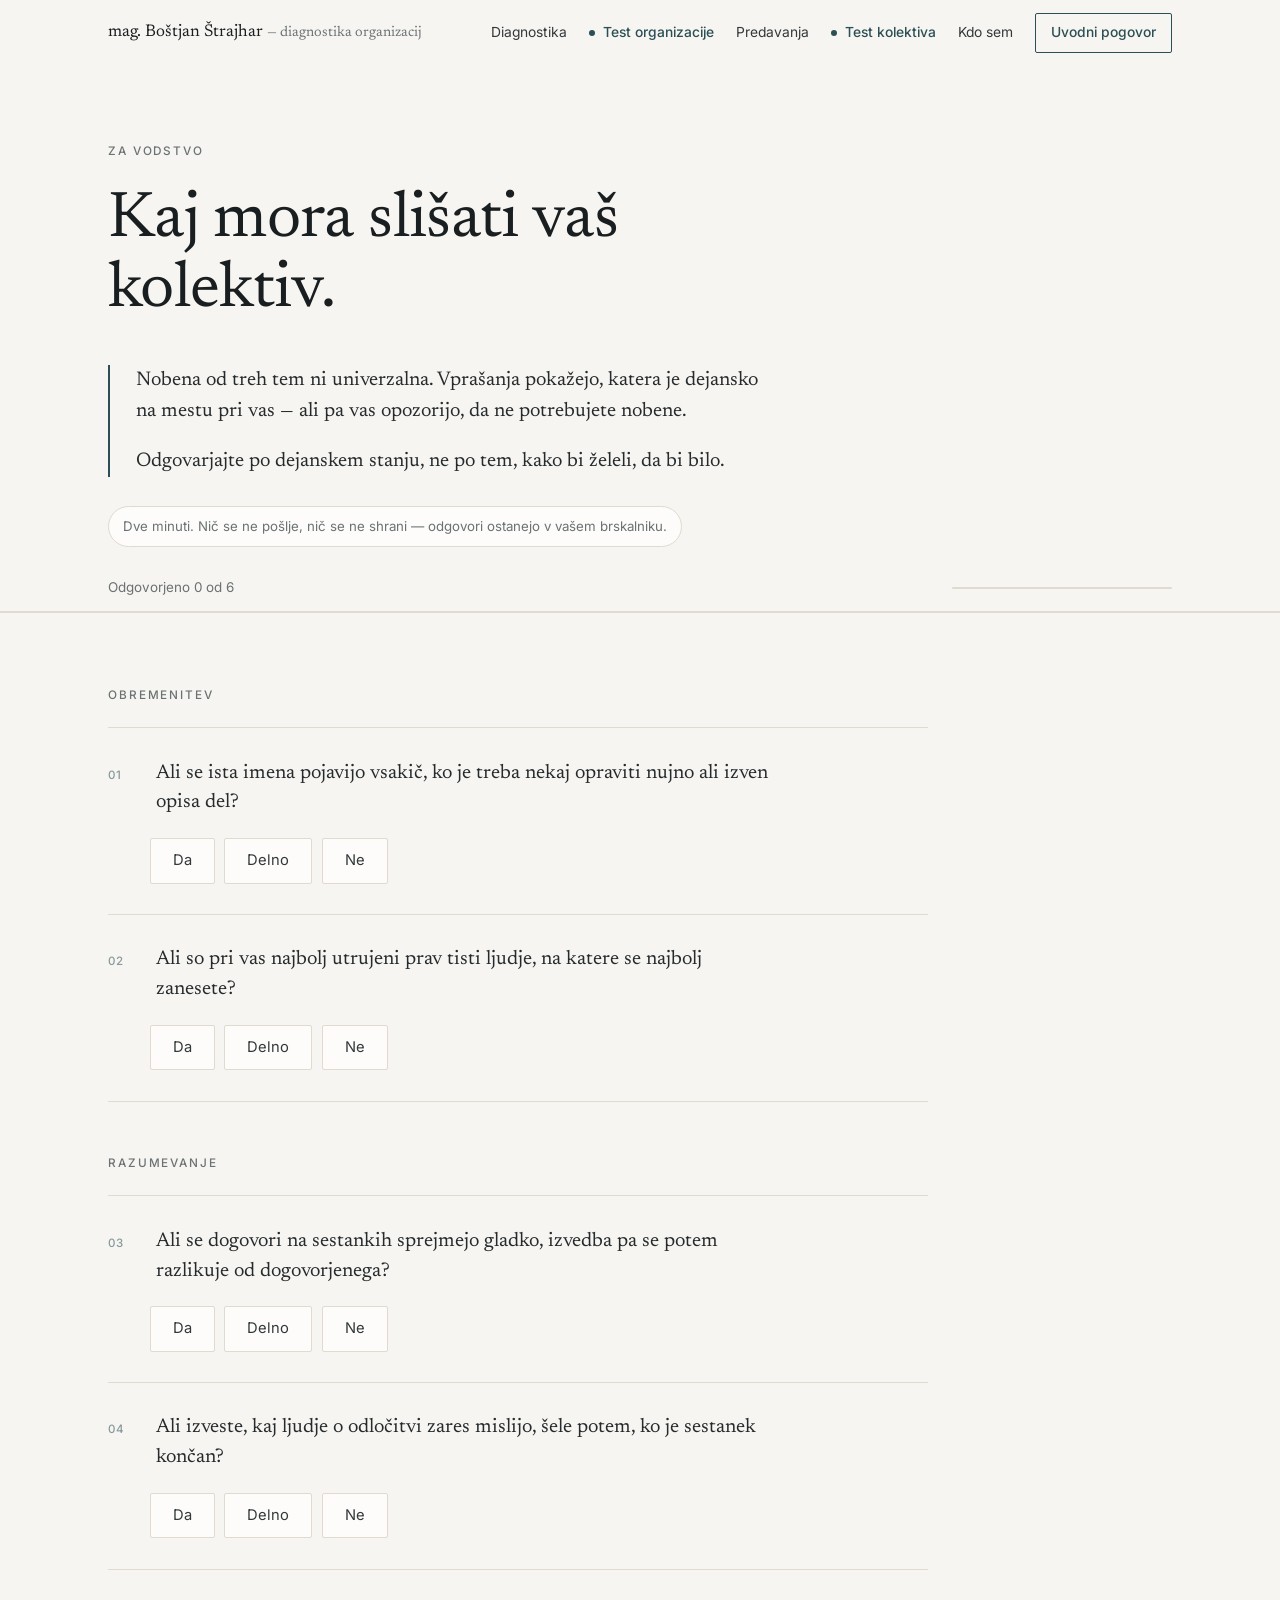
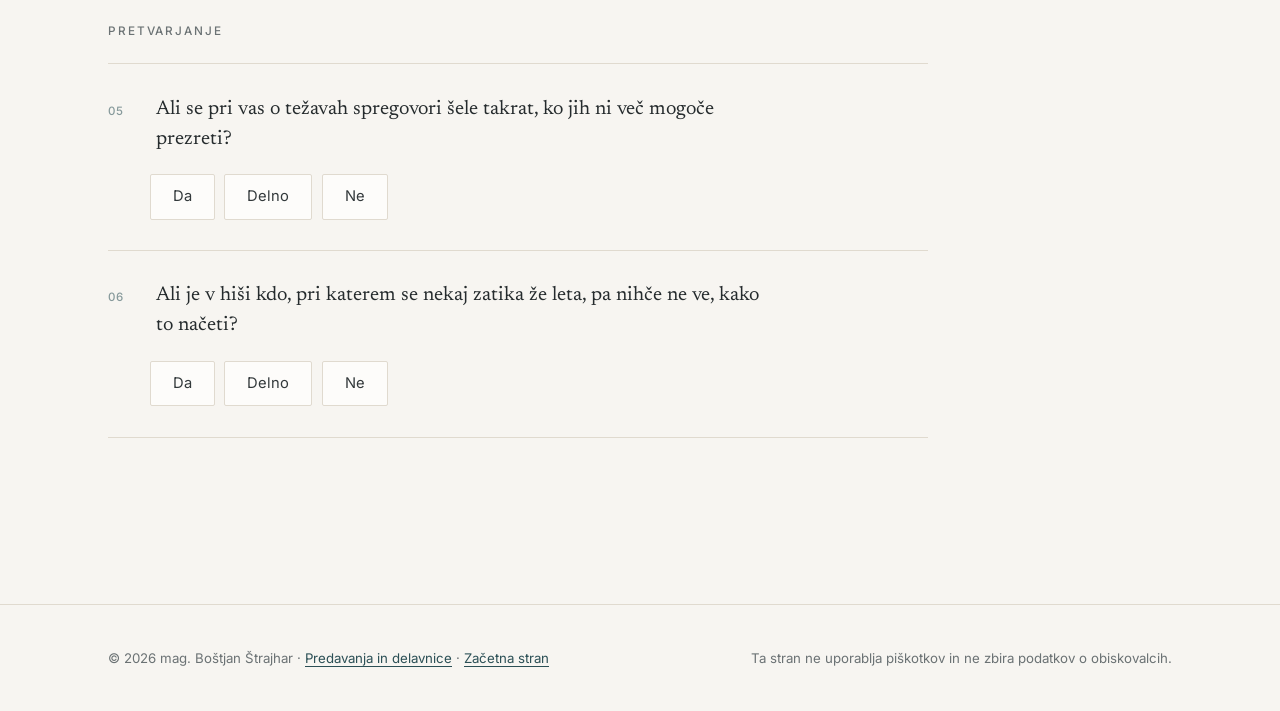
<file: test-predavanja.html>
<!DOCTYPE html>
<html lang="sl">
<head>
<meta charset="utf-8">
<meta name="viewport" content="width=device-width, initial-scale=1">
<title>Kaj mora slišati vaš kolektiv — šest vprašanj za vodstvo</title>
<meta name="description" content="Šest vprašanj, ki pokažejo, katera od treh tem je za vaš kolektiv na mestu. Dve minuti, brez registracije. Odgovori ostanejo v vašem brskalniku.">
<meta name="author" content="mag. Boštjan Štrajhar">
<link rel="canonical" href="https://bostjanstrajhar-ops.github.io/test-predavanja.html">
<meta property="og:type" content="website">
<meta property="og:locale" content="sl_SI">
<meta property="og:url" content="https://bostjanstrajhar-ops.github.io/test-predavanja.html">
<meta property="og:site_name" content="mag. Boštjan Štrajhar">
<meta property="og:title" content="Kaj mora slišati vaš kolektiv — šest vprašanj za vodstvo">
<meta property="og:description" content="Šest vprašanj, ki pokažejo, katera tema je za vaš kolektiv na mestu. Dve minuti, brez shranjevanja.">
<meta property="og:image" content="https://bostjanstrajhar-ops.github.io/predavanje.jpg">
<meta name="theme-color" content="#f7f5f1">
<link rel="icon" href="data:image/svg+xml,%3Csvg xmlns='http://www.w3.org/2000/svg' viewBox='0 0 32 32'%3E%3Crect width='32' height='32' fill='%23f7f5f1'/%3E%3Ccircle cx='16' cy='16' r='9' fill='none' stroke='%232b4f55' stroke-width='1.6'/%3E%3Ccircle cx='16' cy='16' r='2.6' fill='%232b4f55'/%3E%3C/svg%3E">

<link rel="stylesheet" href="slog.css">

<style>
/* Slog te strani. Skupni slog je v slog.css. Enak kot pri prvem testu. */
html{scroll-padding-top:112px}
.test-uvod{border-top:0;padding-top:clamp(2.6rem,6vw,4.6rem);padding-bottom:0}
.test-uvod h1{max-width:16ch}
.opozorilo{margin-top:2.4rem;max-width:660px;border-left:2px solid var(--poudarek);padding-left:1.6rem}
.opozorilo p{
  font-family:"Newsreader",Georgia,serif;font-size:clamp(1.08rem,1.9vw,1.24rem);
  line-height:1.58;color:#252b2d;
}
.opozorilo p:last-child{margin-bottom:0}
.zasebno{
  display:inline-flex;align-items:center;gap:.55rem;margin-top:1.8rem;
  font-size:.83rem;color:var(--tiho);border:1px solid var(--crta);
  padding:8px 14px;border-radius:100px;background:#fdfcfa;
}

/* ---------- vprašanja ---------- */
.vprasanja{padding-top:clamp(3rem,6vw,4.5rem)}
.skupina{border:0;padding:0;margin:0 0 3.2rem;max-width:820px}
.skupina legend{
  padding:0;font-size:.735rem;letter-spacing:.16em;text-transform:uppercase;
  color:var(--tiho);font-weight:500;margin-bottom:1.4rem;
}
.vprasanje{padding:1.9rem 0;border-top:1px solid var(--crta)}
.skupina .vprasanje:last-child{border-bottom:1px solid var(--crta)}
.vprasanje .besedilo{
  display:grid;grid-template-columns:2.6rem 1fr;gap:.4rem;
  font-family:"Newsreader",Georgia,serif;font-size:clamp(1.08rem,1.85vw,1.24rem);
  line-height:1.5;color:#252b2d;margin-bottom:1.25rem;
}
.vprasanje .st{
  font-family:"Inter",sans-serif;font-size:.72rem;font-weight:500;
  letter-spacing:.1em;color:var(--poudarek);opacity:.55;padding-top:.5rem;
}
.izbire{display:flex;gap:.6rem;margin-left:2.6rem;flex-wrap:wrap}
.izbire input{position:absolute;width:1px;height:1px;opacity:0;margin:0}
.izbire label{
  cursor:pointer;border:1px solid var(--crta);background:#fdfcfa;
  padding:9px 22px;border-radius:2px;font-size:.92rem;color:var(--tekst);
  transition:border-color .18s,background .18s,color .18s;user-select:none;
}
.izbire label:hover{border-color:var(--poudarek);color:var(--poudarek)}
.izbire input:checked + label{background:var(--poudarek);border-color:var(--poudarek);color:#fff}
.izbire input:focus-visible + label{outline:2px solid var(--poudarek);outline-offset:3px}
@media(max-width:520px){
  .vprasanje .besedilo{grid-template-columns:1fr;gap:.3rem}
  .vprasanje .st{padding-top:0}
  .izbire{margin-left:0;gap:.5rem}
  .izbire label{flex:1;text-align:center;padding:13px 10px;min-width:88px}
}

.drobno{font-size:.79rem;color:var(--tiho);line-height:1.55;margin:.95rem 0 0}

/* ---------- stanje in izid ---------- */
.stanje-pas{
  position:sticky;top:66px;z-index:20;
  background:rgba(247,245,241,.95);backdrop-filter:blur(8px);
  border-bottom:1px solid var(--crta);
}
.stanje{
  max-width:var(--sirina);margin:0 auto;padding:.7rem 28px;
  display:flex;align-items:center;justify-content:space-between;gap:1rem;
  font-size:.84rem;color:var(--tiho);
}
.stanje .crtica{flex:1;max-width:220px;height:2px;background:var(--crta);position:relative;border-radius:2px}
.stanje .crtica i{
  position:absolute;inset:0 auto 0 0;background:var(--poudarek);
  border-radius:2px;width:0;transition:width .3s;
}
.izid{border-top:1px solid var(--crta);background:var(--papir-topel);padding:clamp(2.6rem,6vw,4.4rem) 0}
.izid[hidden]{display:none}
.izid h2{margin:.6rem 0 1.3rem;max-width:20ch}
.izid-besedilo{max-width:640px}
.izid-besedilo p:last-of-type{margin-bottom:0}
.priporocena{
  margin-top:2.6rem;max-width:640px;border-left:2px solid var(--poudarek);padding-left:1.7rem;
}
.priporocena .oznaka-mala{
  display:block;font-size:.74rem;letter-spacing:.13em;text-transform:uppercase;
  color:var(--tiho);margin-bottom:.4rem;
}
.priporocena p{
  margin:0;font-family:"Newsreader",Georgia,serif;
  font-size:clamp(1.16rem,2.2vw,1.42rem);line-height:1.5;color:#22282a;
}
.podskupine{list-style:none;padding:0;margin:2.6rem 0 0;max-width:640px;border-top:1px solid #ddd5c8}
.podskupine li{
  display:flex;justify-content:space-between;gap:1rem;align-items:baseline;
  padding:.9rem 0;border-bottom:1px solid #ddd5c8;font-size:.95rem;
}
.podskupine b{font-weight:500;color:var(--crnilo)}
.podskupine .tocke{color:var(--tiho);font-variant-numeric:tabular-nums;white-space:nowrap}
.izid-gumbi{display:flex;flex-wrap:wrap;gap:14px;align-items:center;margin-top:2.6rem}
.ponovi{
  background:none;border:0;padding:14px 4px;font-family:inherit;font-size:.94rem;
  color:var(--tekst);border-bottom:1px solid var(--crta);cursor:pointer;
}
.ponovi:hover{color:var(--poudarek);border-bottom-color:var(--poudarek)}
.ni-diagnoza{margin-top:2.8rem;font-size:.85rem;color:var(--tiho);max-width:600px}
@media(max-width:620px){
  .stanje{padding:.7rem 22px}
  .opozorilo,.priporocena{padding-left:1.3rem}
  .zasebno{
    display:block;border:0;border-top:1px solid var(--crta);
    border-radius:0;background:none;padding:1.1rem 0 0;margin-top:2rem;
  }
}
</style>
</head>

<body>
<a class="skip" href="#vprasanja">Preskoči na vprašanja</a>

<header class="glava" id="glava">
  <div class="ovoj">
    <a class="logo" href="index.html">mag. Boštjan Štrajhar <span>— diagnostika organizacij</span></a>
    <button class="meni-gumb" id="meni-gumb" type="button"
            aria-expanded="false" aria-controls="meni" aria-label="Odpri meni">
      <svg width="26" height="18" viewBox="0 0 26 18" fill="none" aria-hidden="true">
        <path class="crta c1" d="M1 1h24"/>
        <path class="crta c2" d="M1 9h24"/>
        <path class="crta c3" d="M1 17h24"/>
      </svg>
    </button>
    <nav class="meni" id="meni" aria-label="Glavni meni">
      <a href="diagnostika.html">Diagnostika</a>
      <a class="meni-test" href="test.html"><span class="kratko">Test organizacije</span><span class="dolgo">Test organizacijske realnosti</span></a>
      <a href="predavanja.html">Predavanja</a>
      <a class="meni-test" href="test-predavanja.html" aria-current="page"><span class="kratko">Test kolektiva</span><span class="dolgo">Kaj mora slišati kolektiv</span></a>
      <a href="pot.html">Kdo sem</a>
      <a class="gumb-mali" href="index.html#kontakt">Uvodni pogovor</a>
    </nav>
  </div>
</header>

<main>

<section class="test-uvod">
  <div class="ovoj">
    <span class="oznaka">Za vodstvo</span>
    <h1>Kaj mora slišati vaš kolektiv.</h1>

    <div class="opozorilo">
      <p>Nobena od treh tem ni univerzalna. Vprašanja pokažejo, katera je dejansko na mestu pri vas — ali pa vas opozorijo, da ne potrebujete nobene.</p>
      <p>Odgovarjajte po dejanskem stanju, ne po tem, kako bi želeli, da bi bilo.</p>
    </div>

    <p class="zasebno">Dve minuti. Nič se ne pošlje, nič se ne shrani — odgovori ostanejo v vašem brskalniku.</p>
  </div>
</section>

<div class="stanje-pas">
  <div class="stanje" id="stanje" aria-live="polite">
    <span id="stanje-tekst">Odgovorjeno 0 od 6</span>
    <span class="crtica" aria-hidden="true"><i id="crtica"></i></span>
  </div>
</div>

<section class="vprasanja" id="vprasanja">
  <div class="ovoj">
    <form id="test">

      <fieldset class="skupina" data-skupina="Obremenitev" data-tema="A">
        <legend>Obremenitev</legend>

        <div class="vprasanje">
          <p class="besedilo"><span class="st">01</span><span id="v1">Ali se ista imena pojavijo vsakič, ko je treba nekaj opraviti nujno ali izven opisa del?</span></p>
          <div class="izbire" role="radiogroup" aria-labelledby="v1">
            <input type="radio" name="q1" id="q1a" value="2"><label for="q1a">Da</label>
            <input type="radio" name="q1" id="q1b" value="1"><label for="q1b">Delno</label>
            <input type="radio" name="q1" id="q1c" value="0"><label for="q1c">Ne</label>
          </div>
        </div>

        <div class="vprasanje">
          <p class="besedilo"><span class="st">02</span><span id="v2">Ali so pri vas najbolj utrujeni prav tisti ljudje, na katere se najbolj zanesete?</span></p>
          <div class="izbire" role="radiogroup" aria-labelledby="v2">
            <input type="radio" name="q2" id="q2a" value="2"><label for="q2a">Da</label>
            <input type="radio" name="q2" id="q2b" value="1"><label for="q2b">Delno</label>
            <input type="radio" name="q2" id="q2c" value="0"><label for="q2c">Ne</label>
          </div>
        </div>
      </fieldset>

      <fieldset class="skupina" data-skupina="Razumevanje" data-tema="B">
        <legend>Razumevanje</legend>

        <div class="vprasanje">
          <p class="besedilo"><span class="st">03</span><span id="v3">Ali se dogovori na sestankih sprejmejo gladko, izvedba pa se potem razlikuje od dogovorjenega?</span></p>
          <div class="izbire" role="radiogroup" aria-labelledby="v3">
            <input type="radio" name="q3" id="q3a" value="2"><label for="q3a">Da</label>
            <input type="radio" name="q3" id="q3b" value="1"><label for="q3b">Delno</label>
            <input type="radio" name="q3" id="q3c" value="0"><label for="q3c">Ne</label>
          </div>
        </div>

        <div class="vprasanje">
          <p class="besedilo"><span class="st">04</span><span id="v4">Ali izveste, kaj ljudje o odločitvi zares mislijo, šele potem, ko je sestanek končan?</span></p>
          <div class="izbire" role="radiogroup" aria-labelledby="v4">
            <input type="radio" name="q4" id="q4a" value="2"><label for="q4a">Da</label>
            <input type="radio" name="q4" id="q4b" value="1"><label for="q4b">Delno</label>
            <input type="radio" name="q4" id="q4c" value="0"><label for="q4c">Ne</label>
          </div>
        </div>
      </fieldset>

      <fieldset class="skupina" data-skupina="Pretvarjanje" data-tema="C">
        <legend>Pretvarjanje</legend>

        <div class="vprasanje">
          <p class="besedilo"><span class="st">05</span><span id="v5">Ali se pri vas o težavah spregovori šele takrat, ko jih ni več mogoče prezreti?</span></p>
          <div class="izbire" role="radiogroup" aria-labelledby="v5">
            <input type="radio" name="q5" id="q5a" value="2"><label for="q5a">Da</label>
            <input type="radio" name="q5" id="q5b" value="1"><label for="q5b">Delno</label>
            <input type="radio" name="q5" id="q5c" value="0"><label for="q5c">Ne</label>
          </div>
        </div>

        <div class="vprasanje">
          <p class="besedilo"><span class="st">06</span><span id="v6">Ali je v hiši kdo, pri katerem se nekaj zatika že leta, pa nihče ne ve, kako to načeti?</span></p>
          <div class="izbire" role="radiogroup" aria-labelledby="v6">
            <input type="radio" name="q6" id="q6a" value="2"><label for="q6a">Da</label>
            <input type="radio" name="q6" id="q6b" value="1"><label for="q6b">Delno</label>
            <input type="radio" name="q6" id="q6c" value="0"><label for="q6c">Ne</label>
          </div>
        </div>
      </fieldset>

    </form>
  </div>
</section>

<section class="izid" id="izid" hidden aria-live="polite">
  <div class="ovoj">
    <span class="oznaka">Vaš izid</span>
    <h2 id="izid-naslov"></h2>
    <div class="izid-besedilo" id="izid-besedilo"></div>

    <div class="priporocena" id="priporocena" hidden>
      <span class="oznaka-mala">Priporočena tema</span>
      <p id="priporocena-tema"></p>
    </div>

    <ul class="podskupine" id="podskupine"></ul>

    <div class="izid-gumbi">
      <a class="gumb" id="izid-povezava" href="predavanja.html">Poglejte to temo →</a>
      <button type="button" class="ponovi" id="ponovi">Ponovi test</button>
    </div>

    <p class="ni-diagnoza">Ta izid ni diagnoza. Šest vprašanj pove le, o čem je pri vas smiselno govoriti dve uri.</p>
  </div>
</section>

</main>

<footer class="noga">
  <div class="ovoj">
    <p>© <span id="leto">2026</span> mag. Boštjan Štrajhar · <a href="predavanja.html">Predavanja in delavnice</a> · <a href="index.html">Začetna stran</a></p>
    <p>Ta stran ne uporablja piškotkov in ne zbira podatkov o obiskovalcih.</p>
  </div>
</footer>

<script>
(function () {
  "use strict";

  var leto = document.getElementById("leto");
  if (leto) leto.textContent = new Date().getFullYear();

  var glava = document.getElementById("glava");
  var zadnje = null;
  window.addEventListener("scroll", function () {
    var s = window.scrollY > 12;
    if (s !== zadnje) { glava.classList.toggle("oblita", s); zadnje = s; }
  }, { passive: true });

  var mGumb = document.getElementById("meni-gumb");
  var meni = document.getElementById("meni");
  if (mGumb && meni) {
    var preklopi = function (odpri) {
      mGumb.setAttribute("aria-expanded", odpri ? "true" : "false");
      mGumb.setAttribute("aria-label", odpri ? "Zapri meni" : "Odpri meni");
      meni.classList.toggle("odprt", odpri);
      document.body.classList.toggle("meni-odprt", odpri);
    };
    mGumb.addEventListener("click", function () {
      preklopi(mGumb.getAttribute("aria-expanded") !== "true");
    });
    meni.addEventListener("click", function (e) {
      if (e.target.tagName === "A") preklopi(false);
    });
    document.addEventListener("keydown", function (e) {
      if (e.key === "Escape" && mGumb.getAttribute("aria-expanded") === "true") {
        preklopi(false); mGumb.focus();
      }
    });
    window.addEventListener("resize", function () {
      if (window.innerWidth > 1080) preklopi(false);
    });
  }

  var TEME = {
    A: {
      naslov: "Breme pri vas ni enakomerno razdeljeno.",
      besedilo: [
        "Odgovori kažejo na hišo, v kateri delo teče izključno po plečih nekaj posameznikov. To se navadno opazi šele takrat, ko najboljši med njimi izgorijo ali odidejo."
      ],
      tema: "Zakaj najbolj vestni prvi izgorijo",
      povezava: "predavanja.html#tema-1"
    },
    B: {
      naslov: "Pri vas se dogovori razumejo različno.",
      besedilo: [
        "Odgovori kažejo, da se na sestankih doseže navidezno soglasje, ki v izvedbi ne drži. To redko pomeni, da vas nihče ne posluša. Pomeni, da vsak nosi svoj del slike in misli, da je slika ena sama."
      ],
      tema: "Zakaj isti dogodek v isti hiši ni isti dogodek",
      povezava: "predavanja.html#tema-2"
    },
    C: {
      naslov: "O težavah se pri vas govori prepozno.",
      besedilo: [
        "Odgovori kažejo na organizacijo, kjer velja nenapisano pravilo, da mora biti vzdušje za vsako ceno dobro. Cena tega je, da se stvari izrečejo šele, ko jih ni več mogoče prekriti."
      ],
      tema: "Zmote se vidijo za nazaj",
      povezava: "predavanja.html#tema-3"
    }
  };

  var NIC = {
    naslov: "Videti je, da nič posebej ne izstopa.",
    besedilo: [
      "Po teh odgovorih pri vas ni teme, ki bi terjala dve uri celotnega kolektiva. To ni vljudnostna fraza — ne prodajam predavanj zgolj zato, da bi nekaj zapolnil.",
      "Zapišite si datum in test ponovite čez pol leta."
    ]
  };

  var obrazec = document.getElementById("test");
  var skupine = Array.prototype.slice.call(obrazec.querySelectorAll(".skupina"));
  var skupno = obrazec.querySelectorAll(".vprasanje").length;

  var elStanje = document.getElementById("stanje-tekst");
  var elCrtica = document.getElementById("crtica");
  var elIzid = document.getElementById("izid");
  var elNaslov = document.getElementById("izid-naslov");
  var elBesedilo = document.getElementById("izid-besedilo");
  var elPriporocena = document.getElementById("priporocena");
  var elTema = document.getElementById("priporocena-tema");
  var elPod = document.getElementById("podskupine");
  var elPovezava = document.getElementById("izid-povezava");

  function preberi() {
    var odgovori = 0, skupaj = 0, poSkupinah = [];
    skupine.forEach(function (s) {
      var t = 0, n = 0;
      s.querySelectorAll("input[type=radio]:checked").forEach(function (i) {
        t += Number(i.value); n++;
      });
      odgovori += n; skupaj += t;
      poSkupinah.push({
        ime: s.dataset.skupina,
        kljuc: s.dataset.tema,
        tocke: t,
        najvec: s.querySelectorAll(".vprasanje").length * 2
      });
    });
    return { odgovori: odgovori, skupaj: skupaj, poSkupinah: poSkupinah };
  }

  function osvezi() {
    var r = preberi();
    elStanje.textContent = "Odgovorjeno " + r.odgovori + " od " + skupno;
    elCrtica.style.width = (r.odgovori / skupno * 100) + "%";
    if (r.odgovori < skupno) { elIzid.hidden = true; return; }

    var izid, izbrana = null, izenacena = false;

    if (r.skupaj <= 3) {
      izid = NIC;
    } else {
      var najvisje = r.poSkupinah.slice().sort(function (a, b) { return b.tocke - a.tocke; });
      izenacena = najvisje.length > 1 && najvisje[0].tocke === najvisje[1].tocke;
      for (var i = 0; i < r.poSkupinah.length; i++) {
        if (r.poSkupinah[i].tocke === najvisje[0].tocke) { izbrana = r.poSkupinah[i].kljuc; break; }
      }
      izid = TEME[izbrana];
    }

    elNaslov.textContent = izid.naslov;
    var odstavki = izid.besedilo.slice();
    if (izenacena) {
      odstavki.push("Dva sklopa sta pri vas izenačena. Spodaj je tista tema, ki jo priporočam najprej — druga je prav tako na mestu in jo najdete na strani s temami.");
    }
    elBesedilo.innerHTML = odstavki.map(function (p) { return "<p>" + p + "</p>"; }).join("");

    if (izbrana) {
      elPriporocena.hidden = false;
      elTema.textContent = izid.tema;
      elPovezava.hidden = false;
      elPovezava.href = izid.povezava;
    } else {
      elPriporocena.hidden = true;
      elPovezava.hidden = true;
    }

    elPod.innerHTML = r.poSkupinah.map(function (s) {
      return "<li><b>" + s.ime + "</b><span class='tocke'>" + s.tocke + " / " + s.najvec + "</span></li>";
    }).join("");

    var jeSkrit = elIzid.hidden;
    elIzid.hidden = false;
    if (jeSkrit) {
      setTimeout(function () { elIzid.scrollIntoView({ behavior: "smooth", block: "start" }); }, 80);
    }
  }

  obrazec.addEventListener("change", osvezi);

  document.getElementById("ponovi").addEventListener("click", function () {
    obrazec.reset();
    elIzid.hidden = true;
    osvezi();
    document.getElementById("vprasanja").scrollIntoView({ behavior: "smooth", block: "start" });
  });

  osvezi();
})();
</script>

<script type="application/ld+json">
{
  "@context": "https://schema.org",
  "@type": "WebPage",
  "@id": "https://bostjanstrajhar-ops.github.io/test-predavanja.html",
  "url": "https://bostjanstrajhar-ops.github.io/test-predavanja.html",
  "name": "Kaj mora slišati vaš kolektiv",
  "description": "Šest vprašanj, ki pokažejo, katera od treh tem predavanj je za vaš kolektiv na mestu.",
  "inLanguage": "sl-SI",
  "isPartOf": { "@id": "https://bostjanstrajhar-ops.github.io/#stran" },
  "author": { "@id": "https://bostjanstrajhar-ops.github.io/#oseba" }
}
</script>
</body>
</html>
</file>
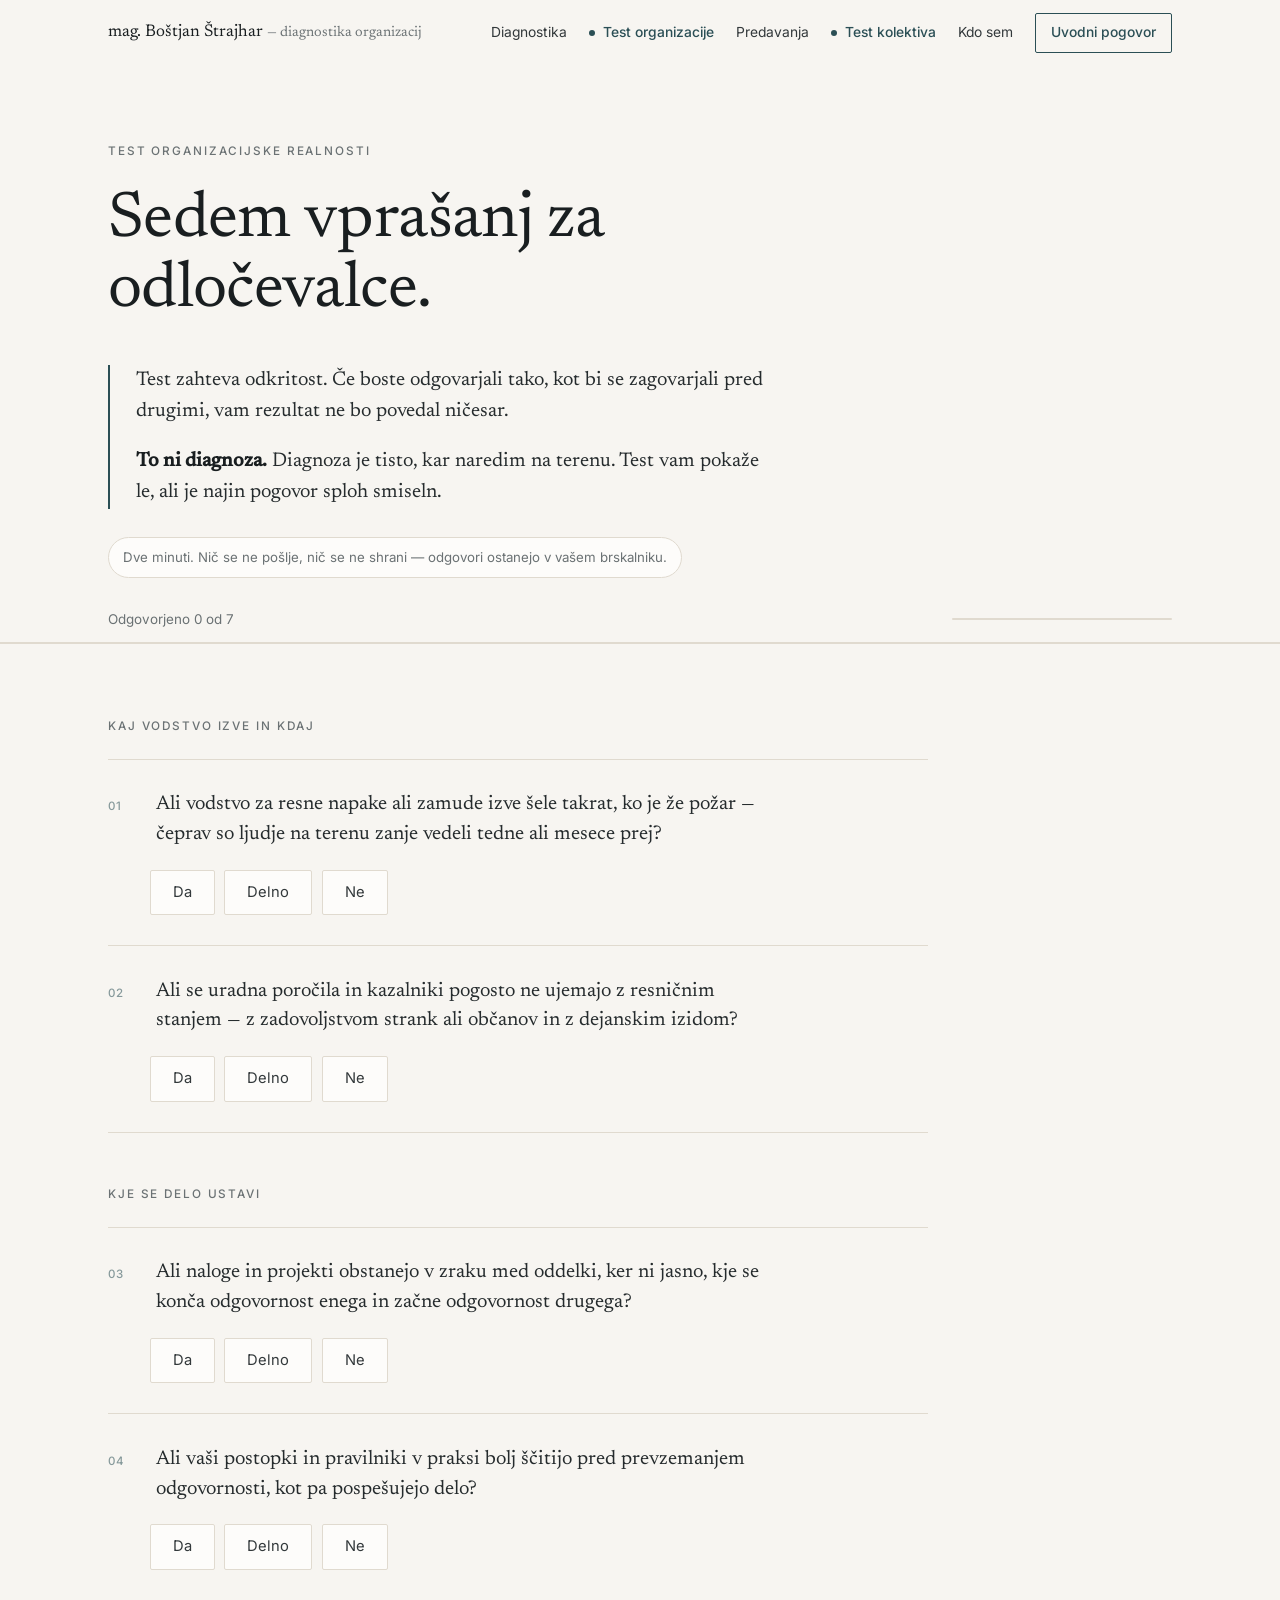
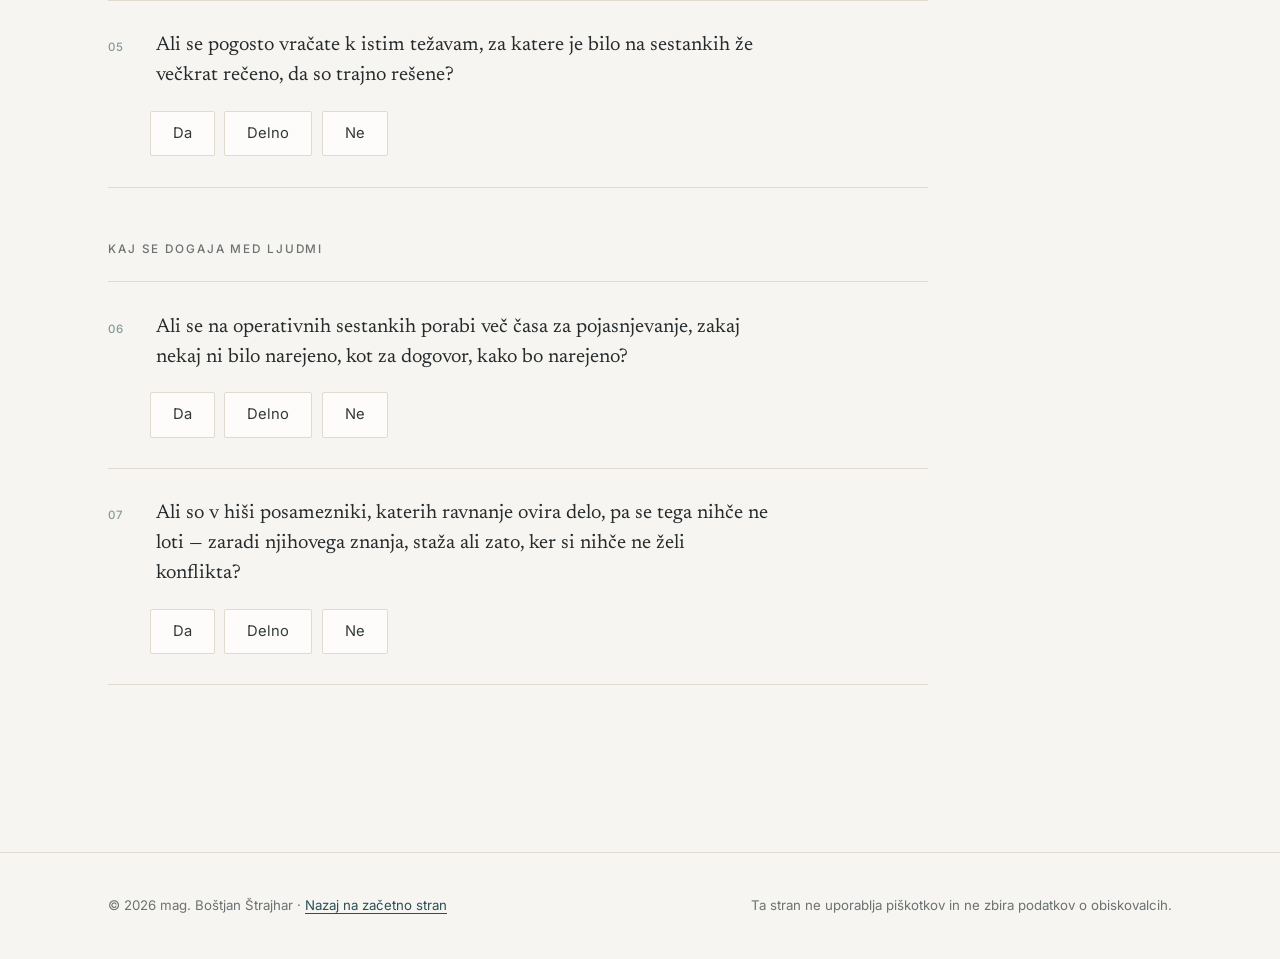
<file: test.html>
<!DOCTYPE html>
<html lang="sl">
<head>
<meta charset="utf-8">
<meta name="viewport" content="width=device-width, initial-scale=1">
<title>Test organizacijske realnosti — sedem vprašanj za vodstvo</title>
<meta name="description" content="Sedem vprašanj o skritih trenjih v organizaciji, ki stanejo čas, denar in energijo. Dve minuti, brez registracije. Odgovori ostanejo v vašem brskalniku.">
<meta name="author" content="mag. Boštjan Štrajhar">
<link rel="canonical" href="https://bostjanstrajhar-ops.github.io/test.html">
<meta property="og:type" content="website">
<meta property="og:locale" content="sl_SI">
<meta property="og:url" content="https://bostjanstrajhar-ops.github.io/test.html">
<meta property="og:site_name" content="mag. Boštjan Štrajhar">
<meta property="og:title" content="Test organizacijske realnosti — sedem vprašanj za vodstvo">
<meta property="og:description" content="Sedem vprašanj o skritih trenjih v organizaciji. Dve minuti, brez registracije, brez shranjevanja.">
<meta property="og:image" content="https://bostjanstrajhar-ops.github.io/portret.jpg">
<meta name="theme-color" content="#f7f5f1">
<link rel="icon" href="data:image/svg+xml,%3Csvg xmlns='http://www.w3.org/2000/svg' viewBox='0 0 32 32'%3E%3Crect width='32' height='32' fill='%23f7f5f1'/%3E%3Ccircle cx='16' cy='16' r='9' fill='none' stroke='%232b4f55' stroke-width='1.6'/%3E%3Ccircle cx='16' cy='16' r='2.6' fill='%232b4f55'/%3E%3C/svg%3E">

<link rel="stylesheet" href="slog.css">

<style>
/* Slog te strani. Skupni slog je v slog.css. */
html{scroll-padding-top:112px}
.test-uvod{border-top:0;padding-top:clamp(2.6rem,6vw,4.6rem);padding-bottom:0}
.test-uvod h1{max-width:16ch}
.opozorilo{
  margin-top:2.4rem;max-width:660px;border-left:2px solid var(--poudarek);padding-left:1.6rem;
}
.opozorilo p{
  font-family:"Newsreader",Georgia,serif;font-size:clamp(1.08rem,1.9vw,1.24rem);
  line-height:1.58;color:#252b2d;
}
.opozorilo p:last-child{margin-bottom:0}
.zasebno{
  display:inline-flex;align-items:center;gap:.55rem;margin-top:1.8rem;
  font-size:.83rem;color:var(--tiho);border:1px solid var(--crta);
  padding:8px 14px;border-radius:100px;background:#fdfcfa;
}

/* ---------- vprašanja ---------- */
.vprasanja{padding-top:clamp(3rem,6vw,4.5rem)}
.skupina{border:0;padding:0;margin:0 0 3.2rem;max-width:820px}
.skupina legend{
  padding:0;font-size:.735rem;letter-spacing:.16em;text-transform:uppercase;
  color:var(--tiho);font-weight:500;margin-bottom:1.4rem;
}
.vprasanje{padding:1.9rem 0;border-top:1px solid var(--crta)}
.skupina .vprasanje:last-child{border-bottom:1px solid var(--crta)}
.vprasanje .besedilo{
  display:grid;grid-template-columns:2.6rem 1fr;gap:.4rem;
  font-family:"Newsreader",Georgia,serif;font-size:clamp(1.08rem,1.85vw,1.24rem);
  line-height:1.5;color:#252b2d;margin-bottom:1.25rem;
}
.vprasanje .st{
  font-family:"Inter",sans-serif;font-size:.72rem;font-weight:500;
  letter-spacing:.1em;color:var(--poudarek);opacity:.55;padding-top:.5rem;
}
.izbire{display:flex;gap:.6rem;margin-left:2.6rem;flex-wrap:wrap}
/* Gumbi so vidni; polje radio je skrito, a ostane dosegljivo s tipkovnico. */
.izbire input{position:absolute;width:1px;height:1px;opacity:0;margin:0}
.izbire label{
  cursor:pointer;border:1px solid var(--crta);background:#fdfcfa;
  padding:9px 22px;border-radius:2px;font-size:.92rem;color:var(--tekst);
  transition:border-color .18s,background .18s,color .18s;user-select:none;
}
.izbire label:hover{border-color:var(--poudarek);color:var(--poudarek)}
.izbire input:checked + label{background:var(--poudarek);border-color:var(--poudarek);color:#fff}
.izbire input:focus-visible + label{outline:2px solid var(--poudarek);outline-offset:3px}
@media(max-width:520px){
  .vprasanje .besedilo{grid-template-columns:1fr;gap:.3rem}
  .vprasanje .st{padding-top:0}
  .izbire{margin-left:0;gap:.5rem}
  .izbire label{flex:1;text-align:center;padding:13px 10px;min-width:88px}
}

/* ---------- stanje in izid ---------- */
/* Vrstica s potekom je pripeta pod glavo, ne na dno zaslona —
   na dnu bi prekrivala gumbe pri zadnjem vidnem vprašanju. */
.stanje-pas{
  position:sticky;top:66px;z-index:20;
  background:rgba(247,245,241,.95);backdrop-filter:blur(8px);
  border-bottom:1px solid var(--crta);
}
.stanje{
  max-width:var(--sirina);margin:0 auto;padding:.7rem 28px;
  display:flex;align-items:center;justify-content:space-between;gap:1rem;
  font-size:.84rem;color:var(--tiho);
}
.stanje .crtica{
  flex:1;max-width:220px;height:2px;background:var(--crta);position:relative;border-radius:2px;
}
.stanje .crtica i{
  position:absolute;inset:0 auto 0 0;background:var(--poudarek);
  border-radius:2px;width:0;transition:width .3s;
}
.izid{
  border-top:1px solid var(--crta);background:var(--papir-topel);
  padding:clamp(2.6rem,6vw,4.4rem) 0;
}
.izid[hidden]{display:none}
.izid-tocke{
  font-family:"Newsreader",Georgia,serif;font-size:3.2rem;line-height:1;
  color:var(--poudarek);font-weight:300;
}
.izid-tocke .enota{font-size:1.1rem;color:var(--tiho);margin-left:.5rem;font-family:"Inter",sans-serif}
.izid h2{margin:1.1rem 0 1.3rem;max-width:18ch}
.izid-besedilo{max-width:640px}
.izid-besedilo p:last-of-type{margin-bottom:0}
.podskupine{
  list-style:none;padding:0;margin:2.6rem 0 0;max-width:640px;
  border-top:1px solid #ddd5c8;
}
.podskupine li{
  display:flex;justify-content:space-between;gap:1rem;align-items:baseline;
  padding:.9rem 0;border-bottom:1px solid #ddd5c8;font-size:.95rem;
}
.podskupine b{font-weight:500;color:var(--crnilo)}
.podskupine .tocke{color:var(--tiho);font-variant-numeric:tabular-nums;white-space:nowrap}
.izid-gumbi{display:flex;flex-wrap:wrap;gap:14px;align-items:center;margin-top:2.6rem}
.ponovi{
  background:none;border:0;padding:14px 4px;font-family:inherit;font-size:.94rem;
  color:var(--tekst);border-bottom:1px solid var(--crta);cursor:pointer;
}
.ponovi:hover{color:var(--poudarek);border-bottom-color:var(--poudarek)}
.ni-diagnoza{margin-top:2.8rem;font-size:.85rem;color:var(--tiho);max-width:600px}
@media(max-width:620px){
  .stanje{padding:.7rem 22px}
  .zasebno{
    display:block;border:0;border-top:1px solid var(--crta);
    border-radius:0;background:none;padding:1.1rem 0 0;margin-top:2rem;
  }
}
</style>
</head>

<body>
<a class="skip" href="#vprasanja">Preskoči na vprašanja</a>

<header class="glava" id="glava">
  <div class="ovoj">
    <a class="logo" href="index.html">mag. Boštjan Štrajhar <span>— diagnostika organizacij</span></a>
    <button class="meni-gumb" id="meni-gumb" type="button"
            aria-expanded="false" aria-controls="meni" aria-label="Odpri meni">
      <svg width="26" height="18" viewBox="0 0 26 18" fill="none" aria-hidden="true">
        <path class="crta c1" d="M1 1h24"/>
        <path class="crta c2" d="M1 9h24"/>
        <path class="crta c3" d="M1 17h24"/>
      </svg>
    </button>
    <nav class="meni" id="meni" aria-label="Glavni meni">
      <a href="diagnostika.html">Diagnostika</a>
      <a class="meni-test" href="test.html" aria-current="page"><span class="kratko">Test organizacije</span><span class="dolgo">Test organizacijske realnosti</span></a>
      <a href="predavanja.html">Predavanja</a>
      <a class="meni-test" href="test-predavanja.html"><span class="kratko">Test kolektiva</span><span class="dolgo">Kaj bi vaš kolektiv slišal</span></a>
      <a href="pot.html">Kdo sem</a>
      <a class="gumb-mali" href="index.html#kontakt">Uvodni pogovor</a>
    </nav>
  </div>
</header>

<main>

<section class="test-uvod">
  <div class="ovoj">
    <span class="oznaka">Test organizacijske realnosti</span>
    <h1>Sedem vprašanj za odločevalce.</h1>

    <div class="opozorilo">
      <p>Test zahteva odkritost. Če boste odgovarjali tako, kot bi se zagovarjali pred drugimi, vam rezultat ne bo povedal ničesar.</p>
      <p><strong>To ni diagnoza.</strong> Diagnoza je tisto, kar naredim na terenu. Test vam pokaže le, ali je najin pogovor sploh smiseln.</p>
    </div>

    <p class="zasebno">Dve minuti. Nič se ne pošlje, nič se ne shrani — odgovori ostanejo v vašem brskalniku.</p>
  </div>
</section>

<div class="stanje-pas">
  <div class="stanje" id="stanje" aria-live="polite">
    <span id="stanje-tekst">Odgovorjeno 0 od 7</span>
    <span class="crtica" aria-hidden="true"><i id="crtica"></i></span>
  </div>
</div>

<section class="vprasanja" id="vprasanja">
  <div class="ovoj">
    <form id="test">

      <fieldset class="skupina" data-skupina="Kaj vodstvo izve in kdaj">
        <legend>Kaj vodstvo izve in kdaj</legend>

        <div class="vprasanje">
          <p class="besedilo"><span class="st">01</span><span id="v1">Ali vodstvo za resne napake ali zamude izve šele takrat, ko je že požar — čeprav so ljudje na terenu zanje vedeli tedne ali mesece prej?</span></p>
          <div class="izbire" role="radiogroup" aria-labelledby="v1">
            <input type="radio" name="q1" id="q1a" value="2"><label for="q1a">Da</label>
            <input type="radio" name="q1" id="q1b" value="1"><label for="q1b">Delno</label>
            <input type="radio" name="q1" id="q1c" value="0"><label for="q1c">Ne</label>
          </div>
        </div>

        <div class="vprasanje">
          <p class="besedilo"><span class="st">02</span><span id="v2">Ali se uradna poročila in kazalniki pogosto ne ujemajo z resničnim stanjem — z zadovoljstvom strank ali občanov in z dejanskim izidom?</span></p>
          <div class="izbire" role="radiogroup" aria-labelledby="v2">
            <input type="radio" name="q2" id="q2a" value="2"><label for="q2a">Da</label>
            <input type="radio" name="q2" id="q2b" value="1"><label for="q2b">Delno</label>
            <input type="radio" name="q2" id="q2c" value="0"><label for="q2c">Ne</label>
          </div>
        </div>
      </fieldset>

      <fieldset class="skupina" data-skupina="Kje se delo ustavi">
        <legend>Kje se delo ustavi</legend>

        <div class="vprasanje">
          <p class="besedilo"><span class="st">03</span><span id="v3">Ali naloge in projekti obstanejo v zraku med oddelki, ker ni jasno, kje se konča odgovornost enega in začne odgovornost drugega?</span></p>
          <div class="izbire" role="radiogroup" aria-labelledby="v3">
            <input type="radio" name="q3" id="q3a" value="2"><label for="q3a">Da</label>
            <input type="radio" name="q3" id="q3b" value="1"><label for="q3b">Delno</label>
            <input type="radio" name="q3" id="q3c" value="0"><label for="q3c">Ne</label>
          </div>
        </div>

        <div class="vprasanje">
          <p class="besedilo"><span class="st">04</span><span id="v4">Ali vaši postopki in pravilniki v praksi bolj ščitijo pred prevzemanjem odgovornosti, kot pa pospešujejo delo?</span></p>
          <div class="izbire" role="radiogroup" aria-labelledby="v4">
            <input type="radio" name="q4" id="q4a" value="2"><label for="q4a">Da</label>
            <input type="radio" name="q4" id="q4b" value="1"><label for="q4b">Delno</label>
            <input type="radio" name="q4" id="q4c" value="0"><label for="q4c">Ne</label>
          </div>
        </div>

        <div class="vprasanje">
          <p class="besedilo"><span class="st">05</span><span id="v5">Ali se pogosto vračate k istim težavam, za katere je bilo na sestankih že večkrat rečeno, da so trajno rešene?</span></p>
          <div class="izbire" role="radiogroup" aria-labelledby="v5">
            <input type="radio" name="q5" id="q5a" value="2"><label for="q5a">Da</label>
            <input type="radio" name="q5" id="q5b" value="1"><label for="q5b">Delno</label>
            <input type="radio" name="q5" id="q5c" value="0"><label for="q5c">Ne</label>
          </div>
        </div>
      </fieldset>

      <fieldset class="skupina" data-skupina="Kaj se dogaja med ljudmi">
        <legend>Kaj se dogaja med ljudmi</legend>

        <div class="vprasanje">
          <p class="besedilo"><span class="st">06</span><span id="v6">Ali se na operativnih sestankih porabi več časa za pojasnjevanje, zakaj nekaj ni bilo narejeno, kot za dogovor, kako bo narejeno?</span></p>
          <div class="izbire" role="radiogroup" aria-labelledby="v6">
            <input type="radio" name="q6" id="q6a" value="2"><label for="q6a">Da</label>
            <input type="radio" name="q6" id="q6b" value="1"><label for="q6b">Delno</label>
            <input type="radio" name="q6" id="q6c" value="0"><label for="q6c">Ne</label>
          </div>
        </div>

        <div class="vprasanje">
          <p class="besedilo"><span class="st">07</span><span id="v7">Ali so v hiši posamezniki, katerih ravnanje ovira delo, pa se tega nihče ne loti — zaradi njihovega znanja, staža ali zato, ker si nihče ne želi konflikta?</span></p>
          <div class="izbire" role="radiogroup" aria-labelledby="v7">
            <input type="radio" name="q7" id="q7a" value="2"><label for="q7a">Da</label>
            <input type="radio" name="q7" id="q7b" value="1"><label for="q7b">Delno</label>
            <input type="radio" name="q7" id="q7c" value="0"><label for="q7c">Ne</label>
          </div>
        </div>
      </fieldset>

    </form>
  </div>
</section>

<section class="izid" id="izid" hidden aria-live="polite">
  <div class="ovoj">
    <span class="oznaka">Vaš izid</span>
    <p class="izid-tocke"><span id="tocke">0</span><span class="enota">od 14 točk</span></p>
    <h2 id="izid-naslov"></h2>
    <div class="izid-besedilo" id="izid-besedilo"></div>

    <ul class="podskupine" id="podskupine"></ul>

    <div class="izid-gumbi">
      <a class="gumb" id="izid-povezava" href="index.html#kontakt">Dogovorite se za uvodni pogovor</a>
      <a class="gumb-obris" id="izid-povezava2" href="predavanja.html" hidden>Predavanja in delavnice →</a>
      <button type="button" class="ponovi" id="ponovi">Ponovi test</button>
    </div>

    <p class="ni-diagnoza">Ta izid ni diagnoza in ne more biti. Sedem vprašanj ne more nadomestiti tega, kar se pokaže na terenu. Izid vam pove le, ali je o čem govoriti.</p>
  </div>
</section>

</main>

<footer class="noga">
  <div class="ovoj">
    <p>© <span id="leto">2026</span> mag. Boštjan Štrajhar · <a href="index.html">Nazaj na začetno stran</a></p>
    <p>Ta stran ne uporablja piškotkov in ne zbira podatkov o obiskovalcih.</p>
  </div>
</footer>

<script>
(function () {
  "use strict";

  var leto = document.getElementById("leto");
  if (leto) leto.textContent = new Date().getFullYear();

  var glava = document.getElementById("glava");
  var zadnje = null;
  window.addEventListener("scroll", function () {
    var s = window.scrollY > 12;
    if (s !== zadnje) { glava.classList.toggle("oblita", s); zadnje = s; }
  }, { passive: true });

  var mGumb = document.getElementById("meni-gumb");
  var meni = document.getElementById("meni");
  if (mGumb && meni) {
    var preklopi = function (odpri) {
      mGumb.setAttribute("aria-expanded", odpri ? "true" : "false");
      mGumb.setAttribute("aria-label", odpri ? "Zapri meni" : "Odpri meni");
      meni.classList.toggle("odprt", odpri);
      document.body.classList.toggle("meni-odprt", odpri);
    };
    mGumb.addEventListener("click", function () {
      preklopi(mGumb.getAttribute("aria-expanded") !== "true");
    });
    meni.addEventListener("click", function (e) {
      if (e.target.tagName === "A") preklopi(false);
    });
    document.addEventListener("keydown", function (e) {
      if (e.key === "Escape" && mGumb.getAttribute("aria-expanded") === "true") {
        preklopi(false); mGumb.focus();
      }
    });
    window.addEventListener("resize", function () {
      if (window.innerWidth > 1080) preklopi(false);
    });
  }

  var IZIDI = [
    {
      do: 3,
      naslov: "Kaže, da sistem deluje.",
      besedilo: [
        "Po teh odgovorih sodeč mene ne potrebujete. To ni vljudnost. Zapišite si datum in test ponovite čez pol leta.",
        "Organizacije se ne pokvarijo naenkrat — pokvarijo se počasi in od znotraj.",
        "Če kljub temu želite dve uri s kolektivom o eni sami temi, so na voljo predavanja. To ni diagnostika in ne predpostavlja, da je pri vas karkoli narobe."
      ],
      poziv: null,
      poziv2: "Predavanja in delavnice →"
    },
    {
      do: 7,
      naslov: "Trenja obstajajo, a jih obvladujete.",
      besedilo: [
        "Nič ni dramatično, a vsako trenje raste, dokler se ga nihče ne loti. Trenja se ne umirijo sama — postanejo navada, navad pa nihče več ne opazi.",
        "Pri tem izidu je navadno dovolj pogovor ali krajša pot: dve uri s kolektivom o specifični temi."
      ],
      poziv: "Pokličite in preveriva",
      poziv2: "Predavanja in delavnice →"
    },
    {
      do: 11,
      naslov: "Vzorci so se ustalili.",
      besedilo: [
        "Ne gre več za posamezne zaplete, temveč za način delovanja vaše organizacije. Tako se organizacije razvijejo, ko se nihče nima časa ustaviti.",
        "Takšnih vzorcev od znotraj ni mogoče videti zgolj zato, ker ste vpleteni. To je stanje, v katerem diagnostika naredi največ."
      ],
      poziv: "Dogovorite se za uvodni pogovor"
    },
    {
      do: 14,
      naslov: "Sistem že plačuje ceno.",
      besedilo: [
        "To ni več vprašanje učinkovitosti. Vaša organizacija izgublja čas in ljudi, ne da bi to kjerkoli pisalo v poročilih — prvi pa odidejo najbolj vestni.",
        "Odlašanje tukaj ni nevtralna odločitev, saj se vzorec z vsakim mesecem le utrjuje."
      ],
      poziv: "Dogovorite se za uvodni pogovor"
    }
  ];

  var obrazec = document.getElementById("test");
  var skupine = Array.prototype.slice.call(obrazec.querySelectorAll(".skupina"));
  var skupno = obrazec.querySelectorAll('.vprasanje').length;

  var elStanje = document.getElementById("stanje-tekst");
  var elCrtica = document.getElementById("crtica");
  var elIzid = document.getElementById("izid");
  var elTocke = document.getElementById("tocke");
  var elNaslov = document.getElementById("izid-naslov");
  var elBesedilo = document.getElementById("izid-besedilo");
  var elPod = document.getElementById("podskupine");
  var elPovezava = document.getElementById("izid-povezava");
  var elPovezava2 = document.getElementById("izid-povezava2");

  function preberi() {
    var odgovori = 0, skupaj = 0, poSkupinah = [];
    skupine.forEach(function (s) {
      var t = 0, n = 0, najvec = 0;
      s.querySelectorAll('input[type=radio]:checked').forEach(function (i) {
        t += Number(i.value); n++;
      });
      najvec = s.querySelectorAll('.vprasanje').length * 2;
      odgovori += n; skupaj += t;
      poSkupinah.push({ ime: s.dataset.skupina, tocke: t, najvec: najvec, polno: n === s.querySelectorAll('.vprasanje').length });
    });
    return { odgovori: odgovori, skupaj: skupaj, poSkupinah: poSkupinah };
  }

  function osvezi() {
    var r = preberi();
    elStanje.textContent = "Odgovorjeno " + r.odgovori + " od " + skupno;
    elCrtica.style.width = (r.odgovori / skupno * 100) + "%";
    if (r.odgovori < skupno) { elIzid.hidden = true; return; }

    var izid = IZIDI[0];
    for (var i = 0; i < IZIDI.length; i++) { if (r.skupaj <= IZIDI[i].do) { izid = IZIDI[i]; break; } }

    elTocke.textContent = r.skupaj;
    elNaslov.textContent = izid.naslov;
    elBesedilo.innerHTML = izid.besedilo.map(function (p) { return "<p>" + p + "</p>"; }).join("");

    elPod.innerHTML = r.poSkupinah.map(function (s) {
      return "<li><b>" + s.ime + "</b><span class='tocke'>" + s.tocke + " / " + s.najvec + "</span></li>";
    }).join("");

    if (izid.poziv) { elPovezava.hidden = false; elPovezava.textContent = izid.poziv; }
    else { elPovezava.hidden = true; }

    if (izid.poziv2) { elPovezava2.hidden = false; elPovezava2.textContent = izid.poziv2; }
    else { elPovezava2.hidden = true; }

    var jeSkrit = elIzid.hidden;
    elIzid.hidden = false;
    if (jeSkrit) {
      setTimeout(function () { elIzid.scrollIntoView({ behavior: "smooth", block: "start" }); }, 80);
    }
  }

  obrazec.addEventListener("change", osvezi);

  document.getElementById("ponovi").addEventListener("click", function () {
    obrazec.reset();
    elIzid.hidden = true;
    osvezi();
    document.getElementById("vprasanja").scrollIntoView({ behavior: "smooth", block: "start" });
  });

  osvezi();
})();
</script>

<script type="application/ld+json">
{
  "@context": "https://schema.org",
  "@type": "WebPage",
  "@id": "https://bostjanstrajhar-ops.github.io/test.html",
  "url": "https://bostjanstrajhar-ops.github.io/test.html",
  "name": "Test organizacijske realnosti",
  "description": "Sedem vprašanj o skritih trenjih v organizaciji, ki stanejo čas, denar in energijo. Dve minuti, brez registracije.",
  "inLanguage": "sl-SI",
  "isPartOf": { "@id": "https://bostjanstrajhar-ops.github.io/#stran" },
  "author": { "@id": "https://bostjanstrajhar-ops.github.io/#oseba" }
}
</script>
</body>
</html>
</file>
<file: slog.css>
/* ============================================================
   Skupni slog za vse strani (index.html in test/index.html).
   Barve, pisave, glava, meni, gumbi in noga so definirani tu.
   Kar je značilno za posamezno stran, ostane v njeni datoteki.

   TA DATOTEKA JE NESPREMENJENA. Tu je le zato, da si mapo
   lahko ogledate na svojem računalniku. Na GitHub je ni treba
   nalagati — v repozitoriju je že enaka.
   ============================================================ */

/* ---------- pisave (shranjene na tem strežniku, brez Googla) ---------- */
/* latin: osnovne črke  |  latin-ext: šumniki č, š, ž in podobno */
@font-face{font-family:"Newsreader";font-style:normal;font-weight:300;font-display:swap;
  src:url(newsreader-latin-ext-300-normal.woff2) format("woff2");
  unicode-range:U+0100-02BA,U+02BD-02C5,U+02C7-02CC,U+02CE-02D7,U+02DD-02FF,U+0304,U+0308,U+0329,U+1D00-1DBF,U+1E00-1E9F,U+1EF2-1EFF,U+2020,U+20A0-20AB,U+20AD-20C0,U+2113,U+2C60-2C7F,U+A720-A7FF}
@font-face{font-family:"Newsreader";font-style:normal;font-weight:300;font-display:swap;
  src:url(newsreader-latin-300-normal.woff2) format("woff2");
  unicode-range:U+0000-00FF,U+0131,U+0152-0153,U+02BB-02BC,U+02C6,U+02DA,U+02DC,U+0304,U+0308,U+0329,U+2000-206F,U+20AC,U+2122,U+2191,U+2193,U+2212,U+2215,U+FEFF,U+FFFD}
@font-face{font-family:"Newsreader";font-style:normal;font-weight:400;font-display:swap;
  src:url(newsreader-latin-ext-400-normal.woff2) format("woff2");
  unicode-range:U+0100-02BA,U+02BD-02C5,U+02C7-02CC,U+02CE-02D7,U+02DD-02FF,U+0304,U+0308,U+0329,U+1D00-1DBF,U+1E00-1E9F,U+1EF2-1EFF,U+2020,U+20A0-20AB,U+20AD-20C0,U+2113,U+2C60-2C7F,U+A720-A7FF}
@font-face{font-family:"Newsreader";font-style:normal;font-weight:400;font-display:swap;
  src:url(newsreader-latin-400-normal.woff2) format("woff2");
  unicode-range:U+0000-00FF,U+0131,U+0152-0153,U+02BB-02BC,U+02C6,U+02DA,U+02DC,U+0304,U+0308,U+0329,U+2000-206F,U+20AC,U+2122,U+2191,U+2193,U+2212,U+2215,U+FEFF,U+FFFD}
@font-face{font-family:"Newsreader";font-style:normal;font-weight:500;font-display:swap;
  src:url(newsreader-latin-ext-500-normal.woff2) format("woff2");
  unicode-range:U+0100-02BA,U+02BD-02C5,U+02C7-02CC,U+02CE-02D7,U+02DD-02FF,U+0304,U+0308,U+0329,U+1D00-1DBF,U+1E00-1E9F,U+1EF2-1EFF,U+2020,U+20A0-20AB,U+20AD-20C0,U+2113,U+2C60-2C7F,U+A720-A7FF}
@font-face{font-family:"Newsreader";font-style:normal;font-weight:500;font-display:swap;
  src:url(newsreader-latin-500-normal.woff2) format("woff2");
  unicode-range:U+0000-00FF,U+0131,U+0152-0153,U+02BB-02BC,U+02C6,U+02DA,U+02DC,U+0304,U+0308,U+0329,U+2000-206F,U+20AC,U+2122,U+2191,U+2193,U+2212,U+2215,U+FEFF,U+FFFD}
@font-face{font-family:"Newsreader";font-style:italic;font-weight:400;font-display:swap;
  src:url(newsreader-latin-ext-400-italic.woff2) format("woff2");
  unicode-range:U+0100-02BA,U+02BD-02C5,U+02C7-02CC,U+02CE-02D7,U+02DD-02FF,U+0304,U+0308,U+0329,U+1D00-1DBF,U+1E00-1E9F,U+1EF2-1EFF,U+2020,U+20A0-20AB,U+20AD-20C0,U+2113,U+2C60-2C7F,U+A720-A7FF}
@font-face{font-family:"Newsreader";font-style:italic;font-weight:400;font-display:swap;
  src:url(newsreader-latin-400-italic.woff2) format("woff2");
  unicode-range:U+0000-00FF,U+0131,U+0152-0153,U+02BB-02BC,U+02C6,U+02DA,U+02DC,U+0304,U+0308,U+0329,U+2000-206F,U+20AC,U+2122,U+2191,U+2193,U+2212,U+2215,U+FEFF,U+FFFD}
@font-face{font-family:"Inter";font-style:normal;font-weight:400;font-display:swap;
  src:url(inter-latin-ext-400-normal.woff2) format("woff2");
  unicode-range:U+0100-02BA,U+02BD-02C5,U+02C7-02CC,U+02CE-02D7,U+02DD-02FF,U+0304,U+0308,U+0329,U+1D00-1DBF,U+1E00-1E9F,U+1EF2-1EFF,U+2020,U+20A0-20AB,U+20AD-20C0,U+2113,U+2C60-2C7F,U+A720-A7FF}
@font-face{font-family:"Inter";font-style:normal;font-weight:400;font-display:swap;
  src:url(inter-latin-400-normal.woff2) format("woff2");
  unicode-range:U+0000-00FF,U+0131,U+0152-0153,U+02BB-02BC,U+02C6,U+02DA,U+02DC,U+0304,U+0308,U+0329,U+2000-206F,U+20AC,U+2122,U+2191,U+2193,U+2212,U+2215,U+FEFF,U+FFFD}
@font-face{font-family:"Inter";font-style:normal;font-weight:500;font-display:swap;
  src:url(inter-latin-ext-500-normal.woff2) format("woff2");
  unicode-range:U+0100-02BA,U+02BD-02C5,U+02C7-02CC,U+02CE-02D7,U+02DD-02FF,U+0304,U+0308,U+0329,U+1D00-1DBF,U+1E00-1E9F,U+1EF2-1EFF,U+2020,U+20A0-20AB,U+20AD-20C0,U+2113,U+2C60-2C7F,U+A720-A7FF}
@font-face{font-family:"Inter";font-style:normal;font-weight:500;font-display:swap;
  src:url(inter-latin-500-normal.woff2) format("woff2");
  unicode-range:U+0000-00FF,U+0131,U+0152-0153,U+02BB-02BC,U+02C6,U+02DA,U+02DC,U+0304,U+0308,U+0329,U+2000-206F,U+20AC,U+2122,U+2191,U+2193,U+2212,U+2215,U+FEFF,U+FFFD}
@font-face{font-family:"Inter";font-style:normal;font-weight:600;font-display:swap;
  src:url(inter-latin-ext-600-normal.woff2) format("woff2");
  unicode-range:U+0100-02BA,U+02BD-02C5,U+02C7-02CC,U+02CE-02D7,U+02DD-02FF,U+0304,U+0308,U+0329,U+1D00-1DBF,U+1E00-1E9F,U+1EF2-1EFF,U+2020,U+20A0-20AB,U+20AD-20C0,U+2113,U+2C60-2C7F,U+A720-A7FF}
@font-face{font-family:"Inter";font-style:normal;font-weight:600;font-display:swap;
  src:url(inter-latin-600-normal.woff2) format("woff2");
  unicode-range:U+0000-00FF,U+0131,U+0152-0153,U+02BB-02BC,U+02C6,U+02DA,U+02DC,U+0304,U+0308,U+0329,U+2000-206F,U+20AC,U+2122,U+2191,U+2193,U+2212,U+2215,U+FEFF,U+FFFD}

/* ---------- osnove ---------- */
:root{
  --papir:#f7f5f1;
  --papir-topel:#efeae1;
  --crnilo:#191e20;
  --tekst:#33393b;
  --tiho:#6b7274;
  --crta:#e0dacf;
  --poudarek:#2b4f55;
  --poudarek-svetel:#4a7f88;
  --temno:#1b2224;
  --sirina:1120px;
  --besedilo:660px;
}
*{box-sizing:border-box}
/* Atribut hidden mora skriti tudi elemente, ki imajo v slogu svoj display. */
[hidden]{display:none!important}
html{scroll-behavior:smooth}
@media (prefers-reduced-motion:reduce){html{scroll-behavior:auto}*{transition:none!important}}
body{
  margin:0;
  background:var(--papir);
  color:var(--tekst);
  font-family:"Inter",system-ui,-apple-system,"Segoe UI",Roboto,sans-serif;
  font-size:17.5px;
  line-height:1.72;
  -webkit-font-smoothing:antialiased;
  text-rendering:optimizeLegibility;
}
h1,h2,h3,.serif{font-family:"Newsreader",Georgia,"Times New Roman",serif;font-weight:400;color:var(--crnilo);letter-spacing:-.01em}
h1{font-size:clamp(2.35rem,5.4vw,4.05rem);line-height:1.08;margin:0 0 1.1rem}
h2{font-size:clamp(1.72rem,3.2vw,2.5rem);line-height:1.18;margin:0 0 1.4rem}
h3{font-size:1.2rem;line-height:1.35;margin:0 0 .5rem;font-weight:500}
p{margin:0 0 1.15rem;max-width:var(--besedilo)}
a{color:var(--poudarek);text-underline-offset:3px;text-decoration-thickness:1px}
a:hover{color:var(--crnilo)}
:focus-visible{outline:2px solid var(--poudarek);outline-offset:3px;border-radius:2px}
strong{font-weight:600;color:var(--crnilo)}
.ovoj{max-width:var(--sirina);margin:0 auto;padding:0 28px}
section{padding:clamp(4rem,9vw,7.5rem) 0;border-top:1px solid var(--crta)}
.oznaka{
  font-size:.735rem;letter-spacing:.16em;text-transform:uppercase;
  color:var(--tiho);font-weight:500;margin:0 0 1.6rem;display:block;
}
.uvod{font-family:"Newsreader",Georgia,serif;font-size:clamp(1.2rem,2.1vw,1.44rem);line-height:1.62;color:#2a3133;max-width:36ch}
.skip{position:absolute;left:-9999px}
.skip:focus{left:16px;top:16px;background:var(--crnilo);color:#fff;padding:10px 16px;z-index:99}

/* ---------- glava ---------- */
.glava{
  position:sticky;top:0;z-index:50;
  background:rgba(247,245,241,.92);backdrop-filter:blur(8px);
  border-bottom:1px solid transparent;transition:border-color .25s;
}
.glava.oblita{border-bottom-color:var(--crta)}
.glava .ovoj{display:flex;align-items:center;justify-content:space-between;gap:24px;height:66px}
.logo{font-family:"Newsreader",Georgia,serif;font-size:1.06rem;color:var(--crnilo);text-decoration:none;white-space:nowrap}
.logo span{color:var(--tiho);font-size:.9rem}
@media(max-width:1240px){.logo span{display:none}}
.meni{display:flex;gap:22px;align-items:center}
.meni a{font-size:.865rem;color:var(--tekst);text-decoration:none;white-space:nowrap}
.meni a:hover{color:var(--poudarek)}
/* Povezava na test je izpostavljena: pika in poudarjena barva. */
.meni .meni-test{
  color:var(--poudarek);font-weight:500;
  display:inline-flex;align-items:center;gap:.5rem;
}
.meni .meni-test::before{
  content:"";width:6px;height:6px;border-radius:50%;
  background:var(--poudarek);flex:none;
}
.meni .meni-test:hover{color:var(--crnilo)}
.meni .meni-test:hover::before{background:var(--crnilo)}
/* V ozkem meniju na vrhu le "Test", v razprtem meniju na telefonu celo ime. */
.meni .meni-test .dolgo{display:none}
.meni .gumb-mali{
  border:1px solid var(--poudarek);color:var(--poudarek);
  padding:7px 15px;border-radius:2px;font-weight:500;
}
.meni .gumb-mali:hover{background:var(--poudarek);color:#fff}
/* gumb za meni na telefonu */
.meni-gumb{
  display:none;background:none;border:0;padding:10px;margin-right:-10px;
  cursor:pointer;color:var(--crnilo);line-height:0;
}
.meni-gumb svg{display:block}
.meni-gumb .crta{stroke:currentColor;stroke-width:1.5;transition:transform .28s,opacity .2s}
.meni-gumb[aria-expanded="true"] .c1{transform:translateY(6px) rotate(45deg);transform-origin:center}
.meni-gumb[aria-expanded="true"] .c2{opacity:0}
.meni-gumb[aria-expanded="true"] .c3{transform:translateY(-6px) rotate(-45deg);transform-origin:center}

@media(max-width:1080px){
  .meni-gumb{display:block}
  /* Plošča je absolutna glede na glavo: backdrop-filter na glavi bi
     položaju fixed sicer spremenil izhodišče in ploščo bi stisnilo. */
  .meni{
    position:absolute;top:100%;left:0;right:0;
    height:calc(100vh - 66px);height:calc(100dvh - 66px);
    background:var(--papir);border-top:1px solid var(--crta);
    flex-direction:column;align-items:stretch;justify-content:flex-start;
    gap:0;padding:1.4rem 28px 3rem;overflow-y:auto;
    opacity:0;visibility:hidden;transform:translateY(-8px);
    transition:opacity .22s,transform .22s,visibility .22s;
  }
  .meni.odprt{opacity:1;visibility:visible;transform:none}
  .meni a:not(.gumb-mali){
    font-family:"Newsreader",Georgia,serif;font-size:1.42rem;
    padding:1.05rem 0;border-bottom:1px solid var(--crta);color:var(--crnilo);
  }
  .meni .meni-test{color:var(--poudarek);font-weight:400}
  .meni .meni-test::before{width:7px;height:7px}
  .meni .meni-test .kratko{display:none}
  .meni .meni-test .dolgo{display:inline}
  .meni .gumb-mali{
    margin-top:1.8rem;text-align:center;background:var(--poudarek);color:#fff;
    font-family:"Inter",sans-serif;font-size:1rem;padding:16px 20px;
  }
  body.meni-odprt{overflow:hidden}
}
@media(max-width:600px){
  .glava .ovoj{padding:0 22px;gap:12px}
  .logo span{display:none}
  .logo{font-size:1rem;overflow:hidden;text-overflow:ellipsis}
  .meni{padding-left:22px;padding-right:22px}
}

/* ---------- gumbi ---------- */
.gumbi{display:flex;flex-wrap:wrap;gap:14px;align-items:center;margin-top:.4rem}
.gumb{
  display:inline-block;background:var(--poudarek);color:#fff;text-decoration:none;
  padding:14px 26px;border-radius:2px;font-size:.94rem;font-weight:500;
  transition:background .2s,transform .2s;
}
.gumb:hover{background:var(--crnilo);color:#fff;transform:translateY(-1px)}
.gumb-obris{
  display:inline-block;color:var(--tekst);text-decoration:none;
  padding:14px 4px;font-size:.94rem;border-bottom:1px solid var(--crta);
}
.gumb-obris:hover{border-bottom-color:var(--poudarek);color:var(--poudarek)}
/* ---------- noga ---------- */
.noga{padding:2.6rem 0;border-top:1px solid var(--crta);font-size:.83rem;color:var(--tiho)}
.noga .ovoj{display:flex;flex-wrap:wrap;gap:14px;justify-content:space-between}
.noga p{margin:0;max-width:none}

/* ---------- oznaka za dopolnitev ---------- */
.dopolni{background:#fff3cd;color:#6b4d00;padding:1px 7px;border-radius:2px;font-size:.85em;font-weight:500}

/* ---------- telefon: več zraka, večje tipke ---------- */
@media(max-width:620px){
  body{font-size:17px;line-height:1.76}
  .ovoj{padding:0 22px}
  section{padding:4.2rem 0}
  p{margin-bottom:1.3rem}
  .gumb{width:100%;text-align:center;padding:17px 24px}
  .gumb-obris{padding:14px 0;display:inline-block}
  .gumbi{gap:10px}
  .dejavnosti{margin-top:2rem}
  .dejavnosti li{padding:7px 14px}
  .podatki li{margin-bottom:1.4rem}
  .podatki a{display:inline-block;padding:4px 0}
  .polje input,.polje textarea{padding:13px 14px;font-size:16px} /* 16px prepreči, da iOS ob dotiku poveča stran */
  form button{padding:17px 20px}
  .cv li{padding:1.35rem 0}
  .ne-bo li,.javni-seznam li{padding:1.45rem 0}
  .navedek,.merilo,.javni-sklep{padding-left:1.3rem}
}
</file>
